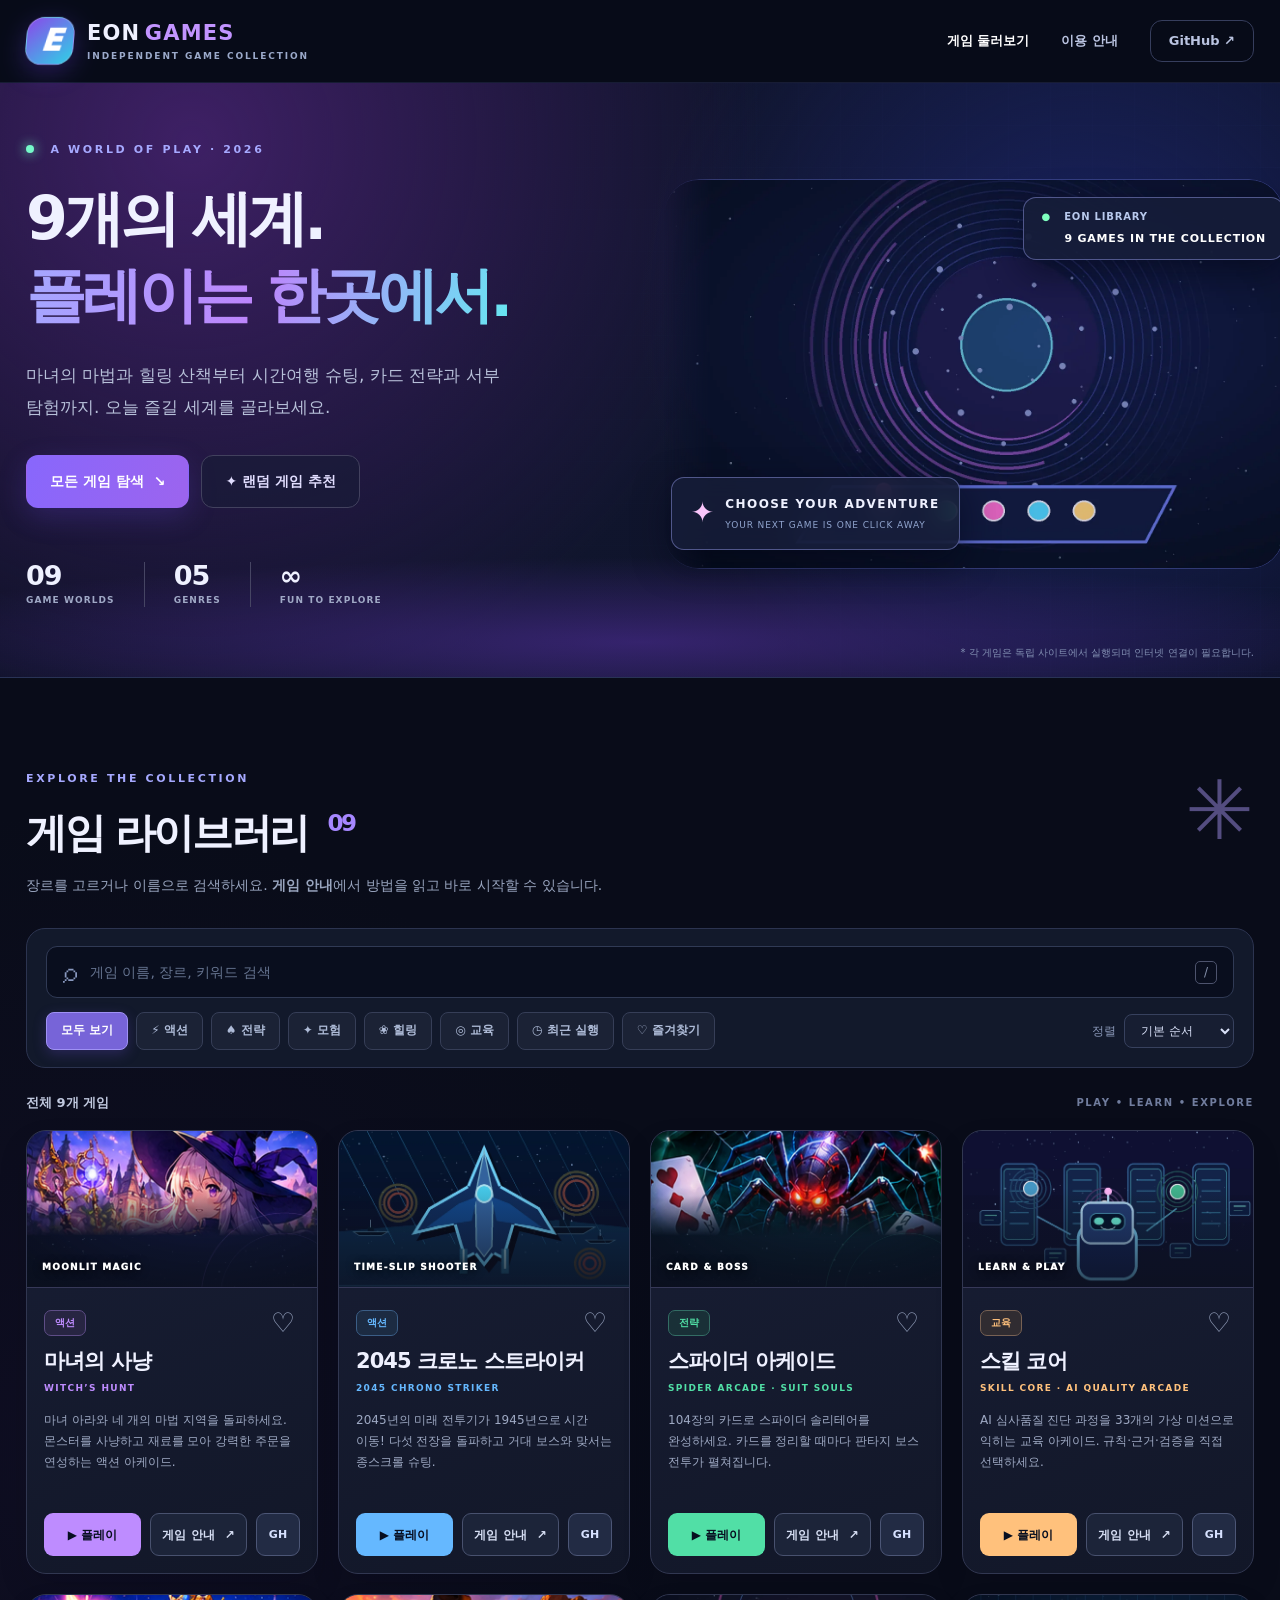
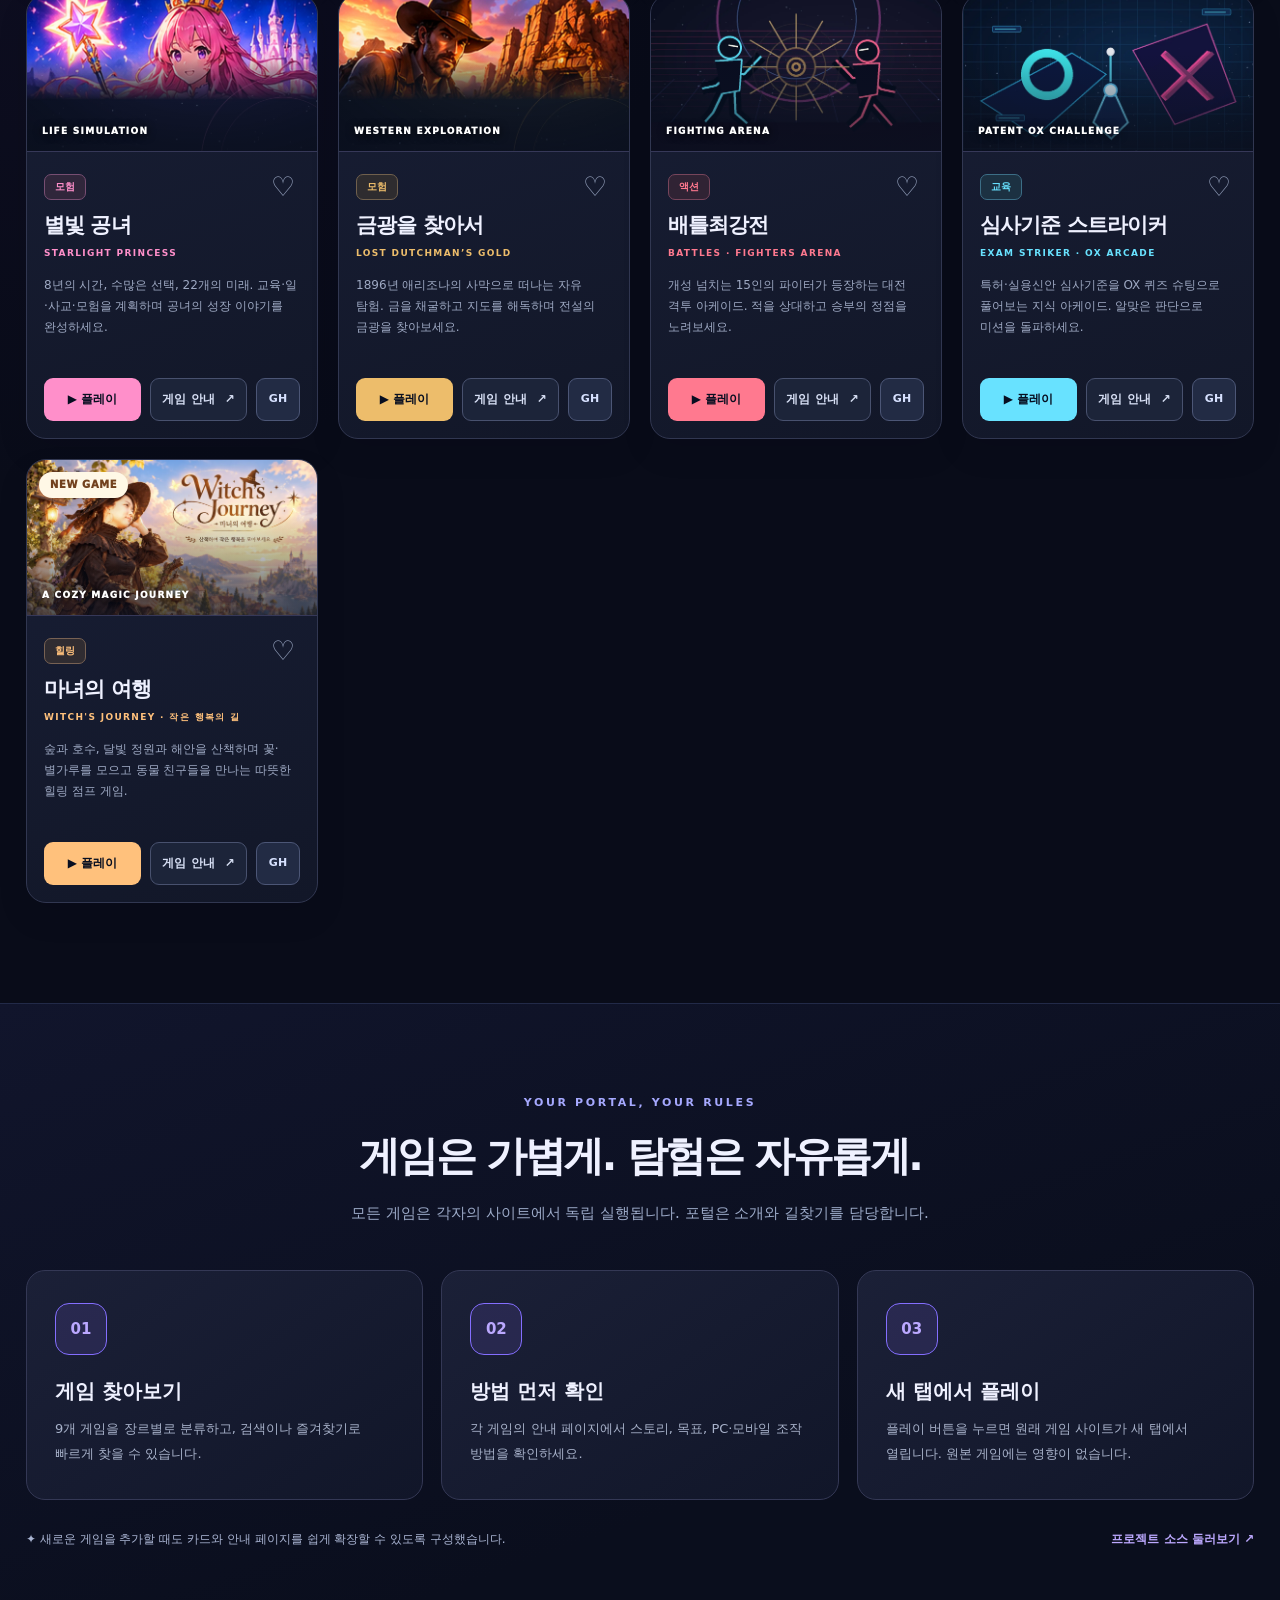
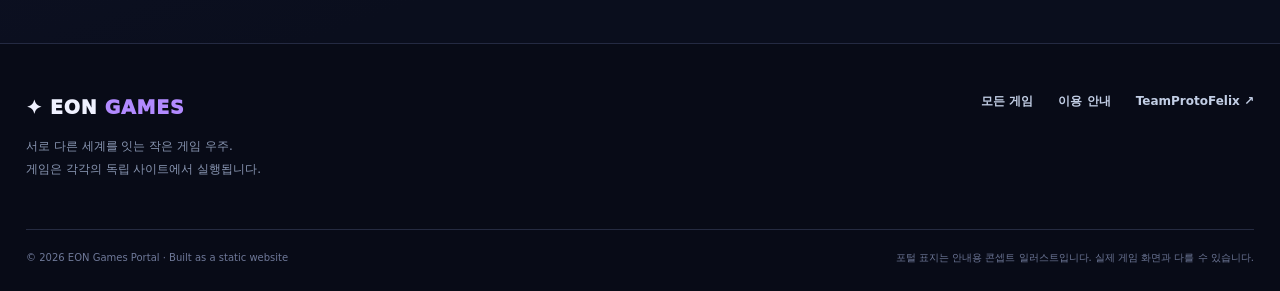
<file: index.html>
<!doctype html><html lang="ko"><head><meta charset="utf-8"><meta name="viewport" content="width=device-width,initial-scale=1"><meta name="theme-color" content="#080d1c"><meta name="description" content="EON Games — 마녀의 사냥, 2045 크로노 스트라이커, 스파이더 아케이드, 스킬 코어, 별빛 공녀, 금광을 찾아서, 배틀최강전, 심사기준 스트라이커, 마녀의 여행를 한곳에서 만나세요."><title>EON GAMES — 8개의 세계, 하나의 포털</title><link rel="manifest" href="manifest.webmanifest"><link rel="icon" type="image/svg+xml" href="favicon.svg"><link rel="stylesheet" href="styles.css"><meta property="og:title" content="EON Games · 게임 포털"><meta property="og:description" content="서로 다른 게임 세계. 원하는 게임을 찾아 바로 플레이하세요."><meta property="og:type" content="website"></head><body><a class="skip-link" href="#games">게임 목록으로 건너뛰기</a><header class="site-header"><div class="container header-row"><a class="brand" href="./index.html" aria-label="EON Games 홈"><span class="brand-mark" aria-hidden="true">E</span><span class="brand-copy"><b>EON<span>GAMES</span></b><small>INDEPENDENT GAME COLLECTION</small></span></a><nav class="site-nav" aria-label="주요 메뉴"><a class="nav-link active" href="#games">게임 둘러보기</a><a class="nav-link" href="#how">이용 안내</a><a class="nav-link nav-outline" href="https://github.com/teamprotofelix" target="_blank" rel="noopener noreferrer">GitHub <span aria-hidden="true">↗</span></a></nav><div class="mobile-nav-list"><a class="mobile-nav-link" href="#games">게임 목록</a><a class="mobile-nav-link" href="#how">이용 안내</a></div></div></header>
<main><section class="hero"><div class="hero-grid-lines" aria-hidden="true"></div><div class="container hero-inner"><div class="hero-copy"><p class="eyebrow"><span class="pulse-dot"></span> A WORLD OF PLAY · 2026</p><h1>9개의 세계.<br><em>플레이는 한곳에서.</em></h1><p class="hero-desc">마녀의 마법과 힐링 산책부터 시간여행 슈팅, 카드 전략과 서부 탐험까지. 오늘 즐길 세계를 골라보세요.</p><div class="hero-ctas"><a class="btn btn-primary btn-large" href="#games">모든 게임 탐색 <span aria-hidden="true">↘</span></a><button class="btn btn-ghost btn-large" id="randomBtn" type="button">✦ 랜덤 게임 추천</button></div><div class="hero-stats"><div><strong>09</strong><span>GAME WORLDS</span></div><div><strong>05</strong><span>GENRES</span></div><div><strong>∞</strong><span>FUN TO EXPLORE</span></div></div></div><div class="hero-visual"><img src="assets/portal-hero.webp" alt="밤하늘의 네온빛 게임 세계 포털과 아케이드 조작판" width="1500" height="900" fetchpriority="high"><div class="hero-floating hero-floating-top"><span>●</span> EON LIBRARY <b>9 GAMES IN THE COLLECTION</b></div><div class="hero-floating hero-floating-bottom"><span>✦</span><div><b>CHOOSE YOUR ADVENTURE</b><small>YOUR NEXT GAME IS ONE CLICK AWAY</small></div></div></div></div><div class="container hero-note">* 각 게임은 독립 사이트에서 실행되며 인터넷 연결이 필요합니다.</div></section>
<section class="world-section" id="games"><div class="container"><div class="section-heading"><div><p class="eyebrow">EXPLORE THE COLLECTION</p><h2>게임 라이브러리 <span>09</span></h2><p>장르를 고르거나 이름으로 검색하세요. <b>게임 안내</b>에서 방법을 읽고 바로 시작할 수 있습니다.</p></div><span class="section-spark" aria-hidden="true">✳</span></div>
<div class="toolbar" role="search"><label class="search-box"><span aria-hidden="true">⌕</span><span class="sr-only">게임 검색</span><input type="search" id="searchInput" placeholder="게임 이름, 장르, 키워드 검색" autocomplete="off" spellcheck="false"><kbd>/</kbd></label><div class="toolbar-bottom"><div class="filters" id="filters" role="group" aria-label="장르 필터"><button class="filter active" type="button" data-filter="전체" aria-pressed="true">모두 보기</button><button class="filter" type="button" data-filter="액션" aria-pressed="false">⚡ 액션</button><button class="filter" type="button" data-filter="전략" aria-pressed="false">♠ 전략</button><button class="filter" type="button" data-filter="모험" aria-pressed="false">✦ 모험</button><button class="filter" type="button" data-filter="힐링" aria-pressed="false">❀ 힐링</button><button class="filter" type="button" data-filter="교육" aria-pressed="false">◎ 교육</button><button class="filter" type="button" data-filter="최근 실행" aria-pressed="false">◷ 최근 실행</button><button class="filter" type="button" data-filter="즐겨찾기" aria-pressed="false">♡ 즐겨찾기</button></div><label class="sort-box">정렬 <select id="sortSelect"><option value="default">기본 순서</option><option value="name">이름순</option><option value="recent">최근 실행순</option></select></label></div></div>
<div class="results-line"><p id="resultsText" role="status" aria-live="polite">전체 9개 게임</p><span>PLAY • LEARN • EXPLORE</span></div><div class="cards-grid" id="gameGrid"><article class="game-card" data-game="witch" data-genre="액션 모험" data-name="마녀의 사냥 WITCH’S HUNT 마녀 아라와 네 개의 마법 지역을 돌파하세요. 몬스터를 사냥하고 재료를 모아 강력한 주문을 연성하는 액션 아케이드." style="--accent:var(--violet)">
   <a class="card-cover" href="games/witch.html" aria-label="마녀의 사냥 게임 안내 보기"><img src="assets/covers/witch.webp" width="1200" height="675" decoding="async" alt="마녀의 사냥 테마 콘셉트 일러스트"><span class="cover-label">MOONLIT MAGIC</span></a>
   <div class="card-content"><div class="card-top"><span class="genre-chip">액션</span><button class="favorite-btn" type="button" data-favorite="witch" aria-label="마녀의 사냥 즐겨찾기에 추가" aria-pressed="false" title="즐겨찾기">♡</button></div><h3>마녀의 사냥</h3><p class="game-en">WITCH’S HUNT</p><p class="card-desc">마녀 아라와 네 개의 마법 지역을 돌파하세요. 몬스터를 사냥하고 재료를 모아 강력한 주문을 연성하는 액션 아케이드.</p>
   <div class="card-actions"><a class="btn btn-play" href="https://game-witch.moip.ai.kr/" target="_blank" rel="noopener noreferrer" aria-label="마녀의 사냥 새 탭에서 플레이">▶ 플레이</a><a class="btn btn-guide" href="games/witch.html">게임 안내 <span aria-hidden="true">↗</span></a><a class="btn btn-repo" href="https://github.com/teamprotofelix/Game_Witch_Ara" target="_blank" rel="noopener noreferrer" aria-label="마녀의 사냥 GitHub 소스 보기" title="GitHub 소스 보기">GH</a></div></div></article><article class="game-card" data-game="chrono" data-genre="액션" data-name="2045 크로노 스트라이커 2045 CHRONO STRIKER 2045년의 미래 전투기가 1945년으로 시간 이동! 다섯 전장을 돌파하고 거대 보스와 맞서는 종스크롤 슈팅." style="--accent:var(--blue)">
   <a class="card-cover" href="games/chrono.html" aria-label="2045 크로노 스트라이커 게임 안내 보기"><img src="assets/covers/chrono.webp" width="1200" height="675" decoding="async" alt="2045 크로노 스트라이커 테마 콘셉트 일러스트"><span class="cover-label">TIME-SLIP SHOOTER</span></a>
   <div class="card-content"><div class="card-top"><span class="genre-chip">액션</span><button class="favorite-btn" type="button" data-favorite="chrono" aria-label="2045 크로노 스트라이커 즐겨찾기에 추가" aria-pressed="false" title="즐겨찾기">♡</button></div><h3>2045 크로노 스트라이커</h3><p class="game-en">2045 CHRONO STRIKER</p><p class="card-desc">2045년의 미래 전투기가 1945년으로 시간 이동! 다섯 전장을 돌파하고 거대 보스와 맞서는 종스크롤 슈팅.</p>
   <div class="card-actions"><a class="btn btn-play" href="https://game-2045.moip.ai.kr/" target="_blank" rel="noopener noreferrer" aria-label="2045 크로노 스트라이커 새 탭에서 플레이">▶ 플레이</a><a class="btn btn-guide" href="games/chrono.html">게임 안내 <span aria-hidden="true">↗</span></a><a class="btn btn-repo" href="https://github.com/teamprotofelix/Game_2045_Shooting" target="_blank" rel="noopener noreferrer" aria-label="2045 크로노 스트라이커 GitHub 소스 보기" title="GitHub 소스 보기">GH</a></div></div></article><article class="game-card" data-game="spider" data-genre="전략" data-name="스파이더 아케이드 SPIDER ARCADE · SUIT SOULS 104장의 카드로 스파이더 솔리테어를 완성하세요. 카드를 정리할 때마다 판타지 보스 전투가 펼쳐집니다." style="--accent:var(--green)">
   <a class="card-cover" href="games/spider.html" aria-label="스파이더 아케이드 게임 안내 보기"><img src="assets/covers/spider.webp" width="1200" height="675" decoding="async" alt="스파이더 아케이드 테마 콘셉트 일러스트"><span class="cover-label">CARD &amp; BOSS</span></a>
   <div class="card-content"><div class="card-top"><span class="genre-chip">전략</span><button class="favorite-btn" type="button" data-favorite="spider" aria-label="스파이더 아케이드 즐겨찾기에 추가" aria-pressed="false" title="즐겨찾기">♡</button></div><h3>스파이더 아케이드</h3><p class="game-en">SPIDER ARCADE · SUIT SOULS</p><p class="card-desc">104장의 카드로 스파이더 솔리테어를 완성하세요. 카드를 정리할 때마다 판타지 보스 전투가 펼쳐집니다.</p>
   <div class="card-actions"><a class="btn btn-play" href="https://game-spider.moip.ai.kr/" target="_blank" rel="noopener noreferrer" aria-label="스파이더 아케이드 새 탭에서 플레이">▶ 플레이</a><a class="btn btn-guide" href="games/spider.html">게임 안내 <span aria-hidden="true">↗</span></a><a class="btn btn-repo" href="https://github.com/teamprotofelix/Game_Spider_Card" target="_blank" rel="noopener noreferrer" aria-label="스파이더 아케이드 GitHub 소스 보기" title="GitHub 소스 보기">GH</a></div></div></article><article class="game-card" data-game="skill" data-genre="교육" data-name="스킬 코어 SKILL CORE · AI QUALITY ARCADE AI 심사품질 진단 과정을 33개의 가상 미션으로 익히는 교육 아케이드. 규칙·근거·검증을 직접 선택하세요." style="--accent:var(--amber)">
   <a class="card-cover" href="games/skill.html" aria-label="스킬 코어 게임 안내 보기"><img src="assets/covers/skill.webp" width="1200" height="675" decoding="async" alt="스킬 코어 테마 콘셉트 일러스트"><span class="cover-label">LEARN &amp; PLAY</span></a>
   <div class="card-content"><div class="card-top"><span class="genre-chip">교육</span><button class="favorite-btn" type="button" data-favorite="skill" aria-label="스킬 코어 즐겨찾기에 추가" aria-pressed="false" title="즐겨찾기">♡</button></div><h3>스킬 코어</h3><p class="game-en">SKILL CORE · AI QUALITY ARCADE</p><p class="card-desc">AI 심사품질 진단 과정을 33개의 가상 미션으로 익히는 교육 아케이드. 규칙·근거·검증을 직접 선택하세요.</p>
   <div class="card-actions"><a class="btn btn-play" href="https://game-skills.moip.ai.kr/" target="_blank" rel="noopener noreferrer" aria-label="스킬 코어 새 탭에서 플레이">▶ 플레이</a><a class="btn btn-guide" href="games/skill.html">게임 안내 <span aria-hidden="true">↗</span></a><a class="btn btn-repo" href="https://github.com/teamprotofelix/Game_EQ_Skill" target="_blank" rel="noopener noreferrer" aria-label="스킬 코어 GitHub 소스 보기" title="GitHub 소스 보기">GH</a></div></div></article><article class="game-card" data-game="starlight" data-genre="모험 전략" data-name="별빛 공녀 STARLIGHT PRINCESS 8년의 시간, 수많은 선택, 22개의 미래. 교육·일·사교·모험을 계획하며 공녀의 성장 이야기를 완성하세요." style="--accent:var(--pink)">
   <a class="card-cover" href="games/starlight.html" aria-label="별빛 공녀 게임 안내 보기"><img src="assets/covers/starlight.webp" width="1200" height="675" decoding="async" alt="별빛 공녀 테마 콘셉트 일러스트"><span class="cover-label">LIFE SIMULATION</span></a>
   <div class="card-content"><div class="card-top"><span class="genre-chip">모험</span><button class="favorite-btn" type="button" data-favorite="starlight" aria-label="별빛 공녀 즐겨찾기에 추가" aria-pressed="false" title="즐겨찾기">♡</button></div><h3>별빛 공녀</h3><p class="game-en">STARLIGHT PRINCESS</p><p class="card-desc">8년의 시간, 수많은 선택, 22개의 미래. 교육·일·사교·모험을 계획하며 공녀의 성장 이야기를 완성하세요.</p>
   <div class="card-actions"><a class="btn btn-play" href="https://game-starlight.moip.ai.kr/" target="_blank" rel="noopener noreferrer" aria-label="별빛 공녀 새 탭에서 플레이">▶ 플레이</a><a class="btn btn-guide" href="games/starlight.html">게임 안내 <span aria-hidden="true">↗</span></a><a class="btn btn-repo" href="https://github.com/teamprotofelix/Starlight_Princess_Games" target="_blank" rel="noopener noreferrer" aria-label="별빛 공녀 GitHub 소스 보기" title="GitHub 소스 보기">GH</a></div></div></article><article class="game-card" data-game="dutchman" data-genre="모험" data-name="금광을 찾아서 LOST DUTCHMAN’S GOLD 1896년 애리조나의 사막으로 떠나는 자유 탐험. 금을 채굴하고 지도를 해독하며 전설의 금광을 찾아보세요." style="--accent:var(--gold)">
   <a class="card-cover" href="games/dutchman.html" aria-label="금광을 찾아서 게임 안내 보기"><img src="assets/covers/dutchman.webp" width="1200" height="675" decoding="async" alt="금광을 찾아서 테마 콘셉트 일러스트"><span class="cover-label">WESTERN EXPLORATION</span></a>
   <div class="card-content"><div class="card-top"><span class="genre-chip">모험</span><button class="favorite-btn" type="button" data-favorite="dutchman" aria-label="금광을 찾아서 즐겨찾기에 추가" aria-pressed="false" title="즐겨찾기">♡</button></div><h3>금광을 찾아서</h3><p class="game-en">LOST DUTCHMAN’S GOLD</p><p class="card-desc">1896년 애리조나의 사막으로 떠나는 자유 탐험. 금을 채굴하고 지도를 해독하며 전설의 금광을 찾아보세요.</p>
   <div class="card-actions"><a class="btn btn-play" href="https://game-lostdutchman.moip.ai.kr/" target="_blank" rel="noopener noreferrer" aria-label="금광을 찾아서 새 탭에서 플레이">▶ 플레이</a><a class="btn btn-guide" href="games/dutchman.html">게임 안내 <span aria-hidden="true">↗</span></a><a class="btn btn-repo" href="https://github.com/teamprotofelix/Game_LostDutchman" target="_blank" rel="noopener noreferrer" aria-label="금광을 찾아서 GitHub 소스 보기" title="GitHub 소스 보기">GH</a></div></div></article><article class="game-card" data-game="battles" data-genre="액션" data-name="배틀최강전 BATTLES · FIGHTERS ARENA 개성 넘치는 15인의 파이터가 등장하는 대전 격투 아케이드. 적을 상대하고 승부의 정점을 노려보세요." style="--accent:var(--coral)">
   <a class="card-cover" href="games/battles.html" aria-label="배틀최강전 게임 안내 보기"><img src="assets/covers/battles.webp" width="1200" height="675" decoding="async" alt="배틀최강전 테마 콘셉트 일러스트"><span class="cover-label">FIGHTING ARENA</span></a>
   <div class="card-content"><div class="card-top"><span class="genre-chip">액션</span><button class="favorite-btn" type="button" data-favorite="battles" aria-label="배틀최강전 즐겨찾기에 추가" aria-pressed="false" title="즐겨찾기">♡</button></div><h3>배틀최강전</h3><p class="game-en">BATTLES · FIGHTERS ARENA</p><p class="card-desc">개성 넘치는 15인의 파이터가 등장하는 대전 격투 아케이드. 적을 상대하고 승부의 정점을 노려보세요.</p>
   <div class="card-actions"><a class="btn btn-play" href="https://enter.moip.ai.kr/battles/index.html" target="_blank" rel="noopener noreferrer" aria-label="배틀최강전 새 탭에서 플레이">▶ 플레이</a><a class="btn btn-guide" href="games/battles.html">게임 안내 <span aria-hidden="true">↗</span></a><a class="btn btn-repo" href="https://github.com/teamprotofelix/enter" target="_blank" rel="noopener noreferrer" aria-label="배틀최강전 GitHub 소스 보기" title="GitHub 소스 보기">GH</a></div></div></article><article class="game-card" data-game="striker" data-genre="교육 액션" data-name="심사기준 스트라이커 EXAM STRIKER · OX ARCADE 특허·실용신안 심사기준을 OX 퀴즈 슈팅으로 풀어보는 지식 아케이드. 알맞은 판단으로 미션을 돌파하세요." style="--accent:var(--cyan)">
   <a class="card-cover" href="games/striker.html" aria-label="심사기준 스트라이커 게임 안내 보기"><img src="assets/covers/striker.webp" width="1200" height="675" decoding="async" alt="심사기준 스트라이커 테마 콘셉트 일러스트"><span class="cover-label">PATENT OX CHALLENGE</span></a>
   <div class="card-content"><div class="card-top"><span class="genre-chip">교육</span><button class="favorite-btn" type="button" data-favorite="striker" aria-label="심사기준 스트라이커 즐겨찾기에 추가" aria-pressed="false" title="즐겨찾기">♡</button></div><h3>심사기준 스트라이커</h3><p class="game-en">EXAM STRIKER · OX ARCADE</p><p class="card-desc">특허·실용신안 심사기준을 OX 퀴즈 슈팅으로 풀어보는 지식 아케이드. 알맞은 판단으로 미션을 돌파하세요.</p>
   <div class="card-actions"><a class="btn btn-play" href="https://enter.moip.ai.kr/exam_striker/index.html" target="_blank" rel="noopener noreferrer" aria-label="심사기준 스트라이커 새 탭에서 플레이">▶ 플레이</a><a class="btn btn-guide" href="games/striker.html">게임 안내 <span aria-hidden="true">↗</span></a><a class="btn btn-repo" href="https://github.com/teamprotofelix/enter" target="_blank" rel="noopener noreferrer" aria-label="심사기준 스트라이커 GitHub 소스 보기" title="GitHub 소스 보기">GH</a></div></div></article><article class="game-card" data-game="witch-heal" data-genre="힐링 모험" data-name="마녀의 여행 WITCH&#x27;S JOURNEY · 작은 행복의 길 숲과 호수, 달빛 정원과 해안을 산책하며 꽃·별가루를 모으고 동물 친구들을 만나는 따뜻한 힐링 점프 게임." style="--accent:var(--amber)">
   <a class="card-cover" href="games/witch-heal.html" aria-label="마녀의 여행 게임 안내 보기"><img src="assets/covers/witch-heal.webp" width="1200" height="675" decoding="async" alt="마녀의 여행 사용자가 제공한 타이틀 일러스트"><span class="cover-new">NEW GAME</span><span class="cover-label">A COZY MAGIC JOURNEY</span></a>
   <div class="card-content"><div class="card-top"><span class="genre-chip">힐링</span><button class="favorite-btn" type="button" data-favorite="witch-heal" aria-label="마녀의 여행 즐겨찾기에 추가" aria-pressed="false" title="즐겨찾기">♡</button></div><h3>마녀의 여행</h3><p class="game-en">WITCH&#x27;S JOURNEY · 작은 행복의 길</p><p class="card-desc">숲과 호수, 달빛 정원과 해안을 산책하며 꽃·별가루를 모으고 동물 친구들을 만나는 따뜻한 힐링 점프 게임.</p>
   <div class="card-actions"><a class="btn btn-play" href="https://game-witch-heal.moip.ai.kr/" target="_blank" rel="noopener noreferrer" aria-label="마녀의 여행 새 탭에서 플레이">▶ 플레이</a><a class="btn btn-guide" href="games/witch-heal.html">게임 안내 <span aria-hidden="true">↗</span></a><a class="btn btn-repo" href="https://github.com/teamprotofelix/Game_Witch_Heal" target="_blank" rel="noopener noreferrer" aria-label="마녀의 여행 GitHub 소스 보기" title="GitHub 소스 보기">GH</a></div></div></article></div><div class="empty-state" id="emptyState" hidden><span aria-hidden="true">✳</span><h3>조건에 맞는 게임이 없습니다.</h3><p>검색어 또는 장르를 바꾸면 다른 세계를 찾을 수 있습니다.</p><button class="btn btn-primary" id="resetBtn" type="button">전체 게임 보기</button></div></div></section>
<section class="guide-section" id="how"><div class="container"><div class="guide-heading"><p class="eyebrow">YOUR PORTAL, YOUR RULES</p><h2>게임은 가볍게. 탐험은 자유롭게.</h2><p>모든 게임은 각자의 사이트에서 독립 실행됩니다. 포털은 소개와 길찾기를 담당합니다.</p></div><div class="guide-panels"><div class="guide-panel"><span class="guide-icon">01</span><h3>게임 찾아보기</h3><p>9개 게임을 장르별로 분류하고, 검색이나 즐겨찾기로 빠르게 찾을 수 있습니다.</p></div><div class="guide-panel"><span class="guide-icon">02</span><h3>방법 먼저 확인</h3><p>각 게임의 안내 페이지에서 스토리, 목표, PC·모바일 조작 방법을 확인하세요.</p></div><div class="guide-panel"><span class="guide-icon">03</span><h3>새 탭에서 플레이</h3><p>플레이 버튼을 누르면 원래 게임 사이트가 새 탭에서 열립니다. 원본 게임에는 영향이 없습니다.</p></div></div><div class="guide-bottom"><span>✦ 새로운 게임을 추가할 때도 카드와 안내 페이지를 쉽게 확장할 수 있도록 구성했습니다.</span><a href="https://github.com/teamprotofelix" target="_blank" rel="noopener noreferrer">프로젝트 소스 둘러보기 ↗</a></div></div></section></main><footer class="footer"><div class="container footer-main"><div><div class="footer-brand">✦ EON <span>GAMES</span></div><p>서로 다른 세계를 잇는 작은 게임 우주.<br>게임은 각각의 독립 사이트에서 실행됩니다.</p></div><div class="footer-links"><a href="#games">모든 게임</a><a href="#how">이용 안내</a><a href="https://github.com/teamprotofelix" target="_blank" rel="noopener noreferrer">TeamProtoFelix ↗</a></div></div><div class="container footer-bottom"><small>© 2026 EON Games Portal · Built as a static website</small><small>포털 표지는 안내용 콘셉트 일러스트입니다. 실제 게임 화면과 다를 수 있습니다.</small></div></footer>
<div class="toast" id="toast" role="status" aria-live="polite" aria-atomic="true"></div><script src="data/games.js"></script><script src="app.js" defer></script></body></html>
</file>
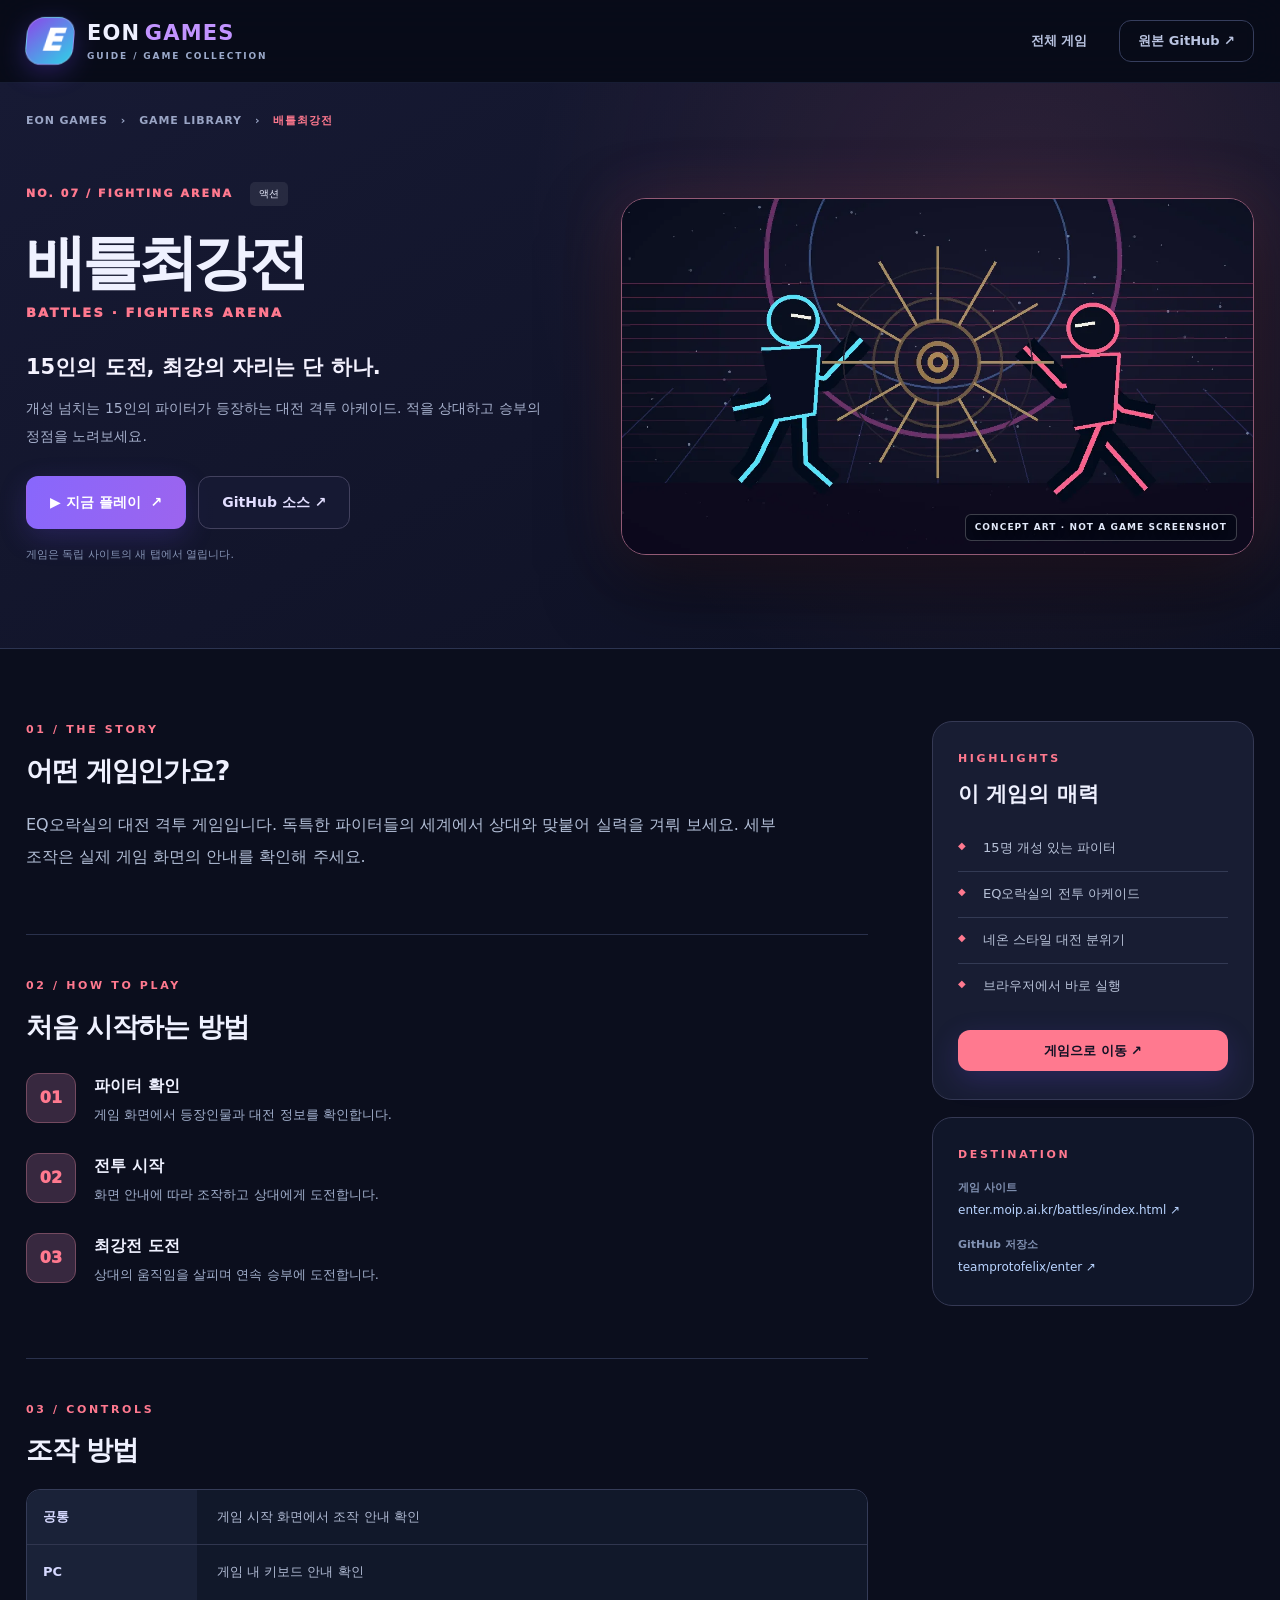
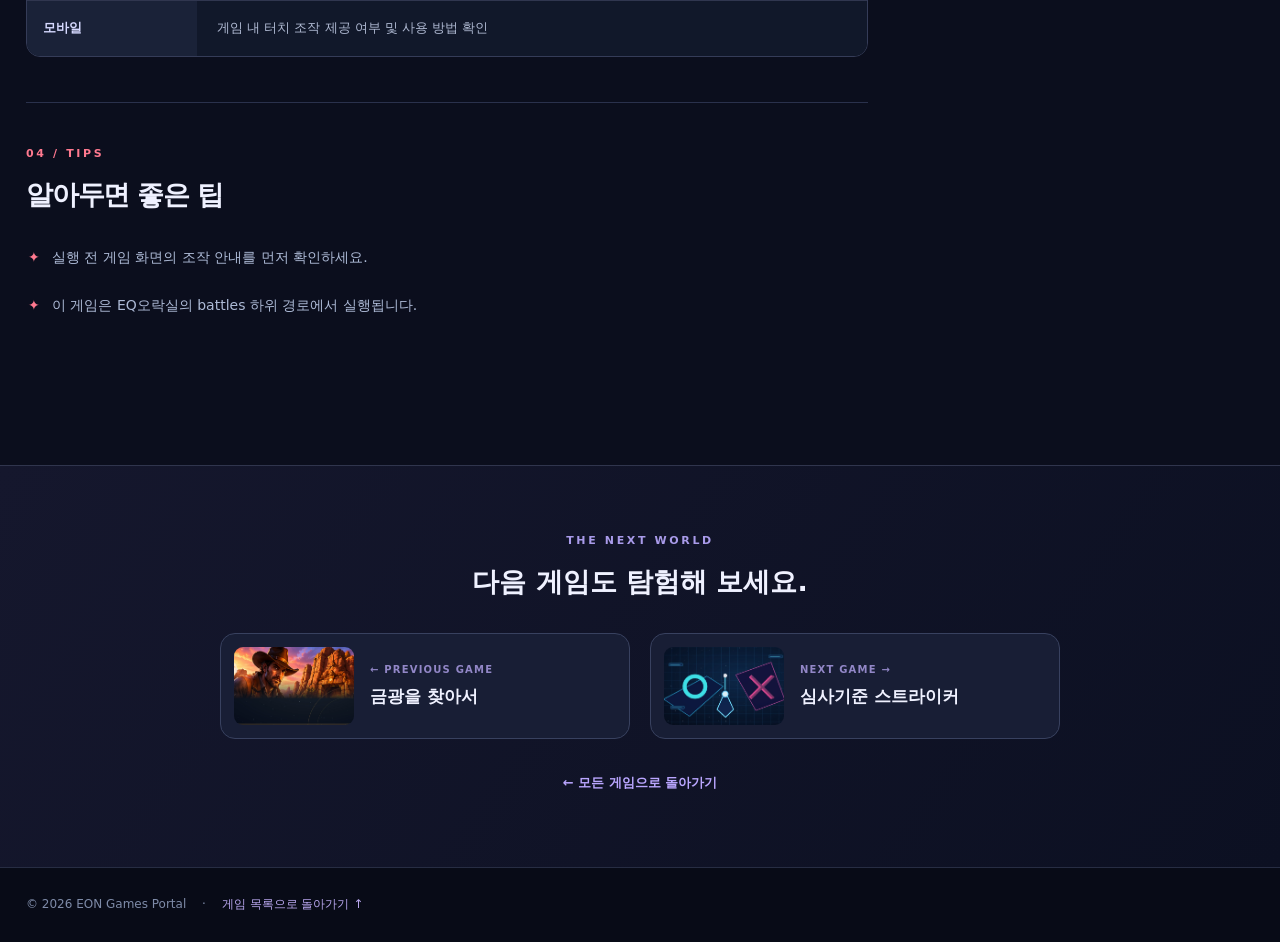
<file: games/battles.html>
<!doctype html><html lang="ko"><head><meta charset="utf-8"><meta name="viewport" content="width=device-width,initial-scale=1"><meta name="theme-color" content="#080d1c"><meta name="description" content="개성 넘치는 15인의 파이터가 등장하는 대전 격투 아케이드. 적을 상대하고 승부의 정점을 노려보세요."><title>배틀최강전 | EON GAMES 게임 안내</title><link rel="icon" href="../favicon.svg" type="image/svg+xml"><link rel="stylesheet" href="../styles.css"><link rel="manifest" href="../manifest.webmanifest"></head><body class="detail-page" data-game-id="battles" style="--accent:var(--coral)"><a class="skip-link" href="#main">본문으로 건너뛰기</a><header class="site-header"><div class="container header-row"><a class="brand" href="../index.html"><span class="brand-mark" aria-hidden="true">E</span><span class="brand-copy"><b>EON<span>GAMES</span></b><small>GUIDE / GAME COLLECTION</small></span></a><nav class="site-nav" aria-label="주요 메뉴"><a class="nav-link" href="../index.html#games">전체 게임</a><a class="nav-link nav-outline" href="https://github.com/teamprotofelix/enter" target="_blank" rel="noopener noreferrer">원본 GitHub ↗</a></nav><a class="mobile-nav-link" href="../index.html#games">← 목록으로</a></div></header><main id="main"><div class="detail-hero"><div class="container"><div class="detail-breadcrumb"><a href="../index.html">EON GAMES</a><span>›</span><a href="../index.html#games">GAME LIBRARY</a><span>›</span><strong>배틀최강전</strong></div><div class="detail-layout"><div class="detail-heading"><span class="detail-label">NO. 07 / FIGHTING ARENA</span><span class="detail-genre">액션</span><h1>배틀최강전</h1><p class="detail-en">BATTLES · FIGHTERS ARENA</p><p class="detail-short">15인의 도전, 최강의 자리는 단 하나.</p><p class="detail-description">개성 넘치는 15인의 파이터가 등장하는 대전 격투 아케이드. 적을 상대하고 승부의 정점을 노려보세요.</p><div class="detail-actions"><a class="btn btn-primary btn-large" href="https://enter.moip.ai.kr/battles/index.html" data-play-link target="_blank" rel="noopener noreferrer">▶ 지금 플레이 <span aria-hidden="true">↗</span></a><a class="btn btn-ghost btn-large" href="https://github.com/teamprotofelix/enter" target="_blank" rel="noopener noreferrer">GitHub 소스 ↗</a></div><p class="external-note">게임은 독립 사이트의 새 탭에서 열립니다.</p></div><div class="detail-art"><img src="../assets/covers/battles.webp" alt="배틀최강전의 안내용 테마 일러스트. 실제 게임 화면은 아님" width="1200" height="675"><span>CONCEPT ART · NOT A GAME SCREENSHOT</span></div></div></div></div>
<section class="detail-content container"><div class="detail-main"><section class="detail-block"><p class="eyebrow">01 / THE STORY</p><h2>어떤 게임인가요?</h2><p class="rich-paragraph">EQ오락실의 대전 격투 게임입니다. 독특한 파이터들의 세계에서 상대와 맞붙어 실력을 겨뤄 보세요. 세부 조작은 실제 게임 화면의 안내를 확인해 주세요.</p></section><section class="detail-block"><p class="eyebrow">02 / HOW TO PLAY</p><h2>처음 시작하는 방법</h2><ol class="steps-list"><li><span class="step-index">01</span><div><h3>파이터 확인</h3><p>게임 화면에서 등장인물과 대전 정보를 확인합니다.</p></div></li><li><span class="step-index">02</span><div><h3>전투 시작</h3><p>화면 안내에 따라 조작하고 상대에게 도전합니다.</p></div></li><li><span class="step-index">03</span><div><h3>최강전 도전</h3><p>상대의 움직임을 살피며 연속 승부에 도전합니다.</p></div></li></ol></section><section class="detail-block"><p class="eyebrow">03 / CONTROLS</p><h2>조작 방법</h2><div class="controls-wrap"><table class="controls-table"><tbody><tr><th scope="row">공통</th><td>게임 시작 화면에서 조작 안내 확인</td></tr><tr><th scope="row">PC</th><td>게임 내 키보드 안내 확인</td></tr><tr><th scope="row">모바일</th><td>게임 내 터치 조작 제공 여부 및 사용 방법 확인</td></tr></tbody></table></div></section><section class="detail-block"><p class="eyebrow">04 / TIPS</p><h2>알아두면 좋은 팁</h2><ul class="tips-list"><li>실행 전 게임 화면의 조작 안내를 먼저 확인하세요.</li><li>이 게임은 EQ오락실의 battles 하위 경로에서 실행됩니다.</li></ul></section></div><aside class="detail-aside"><div class="aside-card"><p class="eyebrow">HIGHLIGHTS</p><h2>이 게임의 매력</h2><ul class="features-list"><li>15명 개성 있는 파이터</li><li>EQ오락실의 전투 아케이드</li><li>네온 스타일 대전 분위기</li><li>브라우저에서 바로 실행</li></ul><a class="btn btn-primary full-width" href="https://enter.moip.ai.kr/battles/index.html" data-play-link target="_blank" rel="noopener noreferrer">게임으로 이동 ↗</a></div><div class="aside-card aside-plain"><p class="eyebrow">DESTINATION</p><p class="link-label">게임 사이트</p><a class="url-link" href="https://enter.moip.ai.kr/battles/index.html" target="_blank" rel="noopener noreferrer">enter.moip.ai.kr/battles/index.html ↗</a><p class="link-label">GitHub 저장소</p><a class="url-link" href="https://github.com/teamprotofelix/enter" target="_blank" rel="noopener noreferrer">teamprotofelix/enter ↗</a></div></aside></section>
<section class="detail-next"><div class="container"><p class="eyebrow">THE NEXT WORLD</p><h2>다음 게임도 탐험해 보세요.</h2><div class="next-grid"><a class="next-card" href="dutchman.html"><img src="../assets/covers/dutchman.webp" decoding="async" alt="" width="1200" height="675"><div><small>← PREVIOUS GAME</small><b>금광을 찾아서</b></div></a><a class="next-card" href="striker.html"><img src="../assets/covers/striker.webp" decoding="async" alt="" width="1200" height="675"><div><small>NEXT GAME →</small><b>심사기준 스트라이커</b></div></a></div><a class="back-library" href="../index.html#games">← 모든 게임으로 돌아가기</a></div></section></main><footer class="detail-footer"><div class="container">© 2026 EON Games Portal <span>·</span> <a href="../index.html">게임 목록으로 돌아가기 ↑</a></div></footer><script src="../detail.js" defer></script></body></html>
</file>
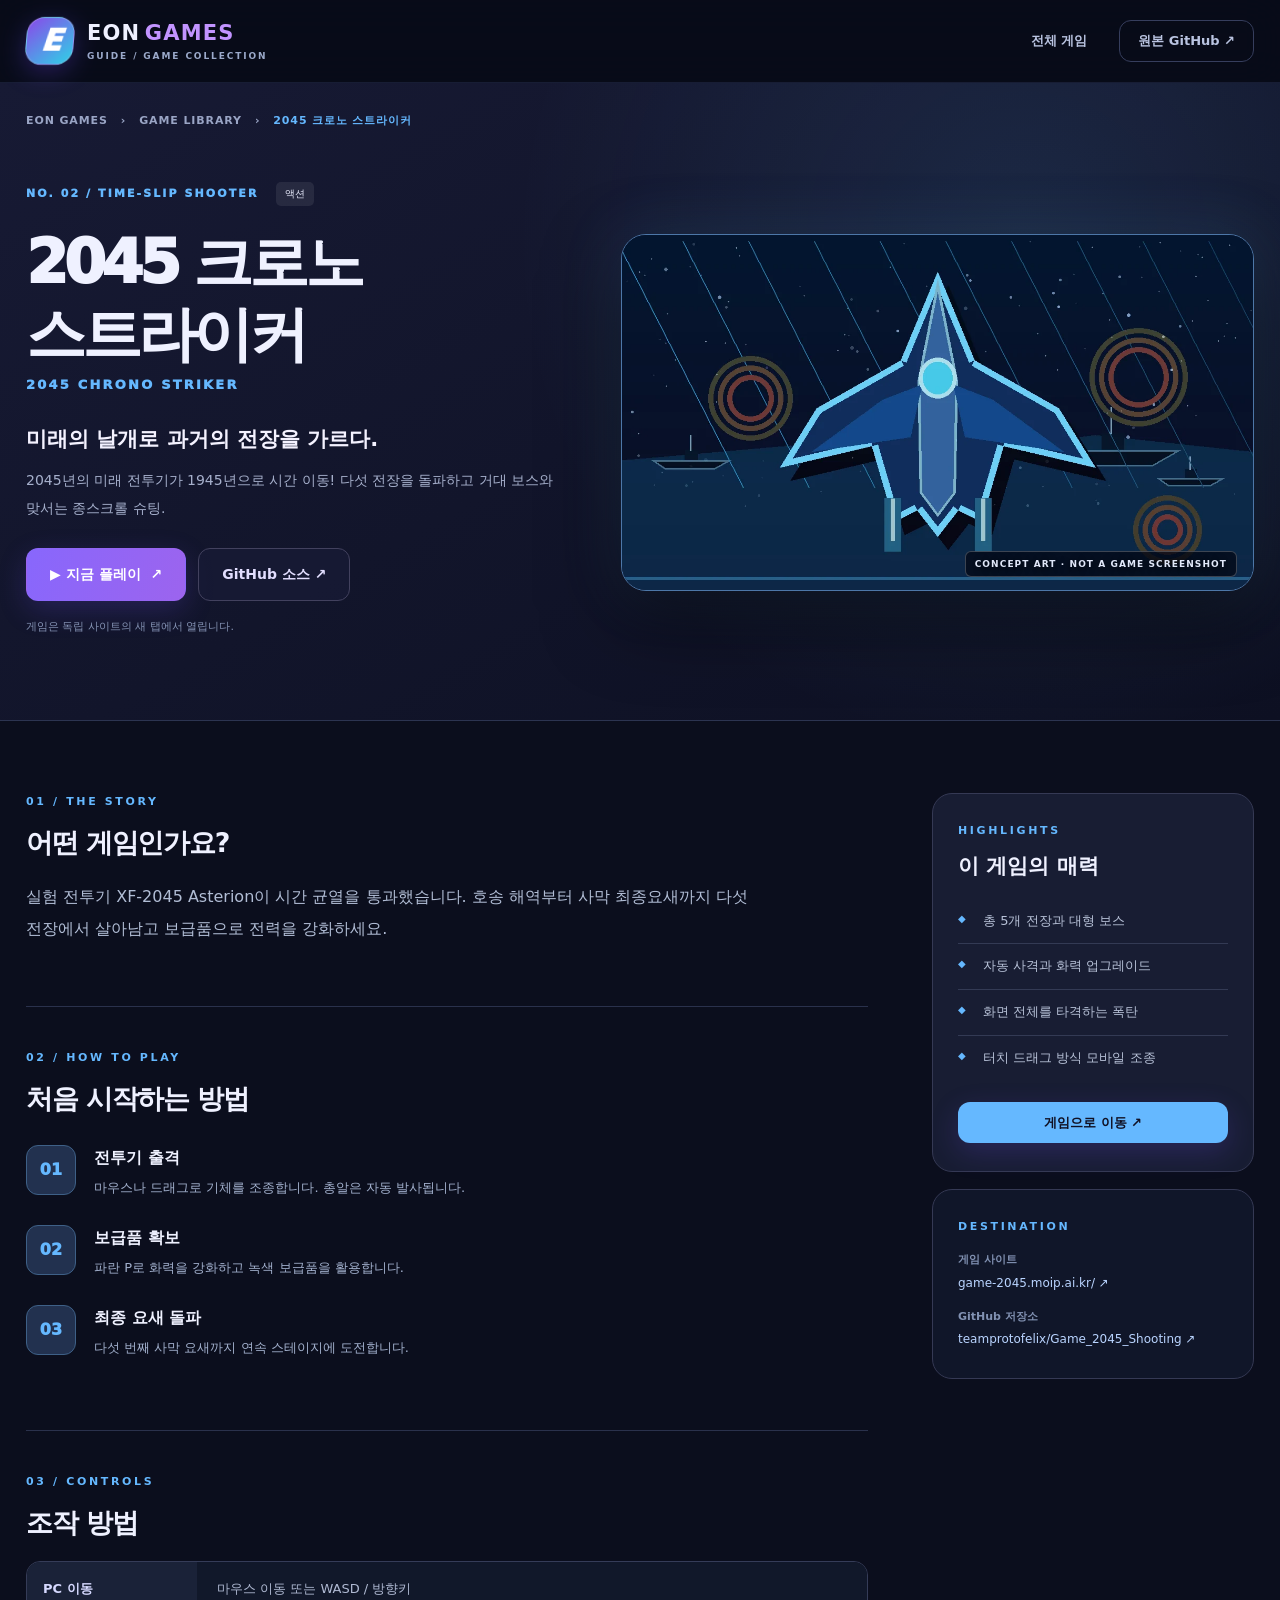
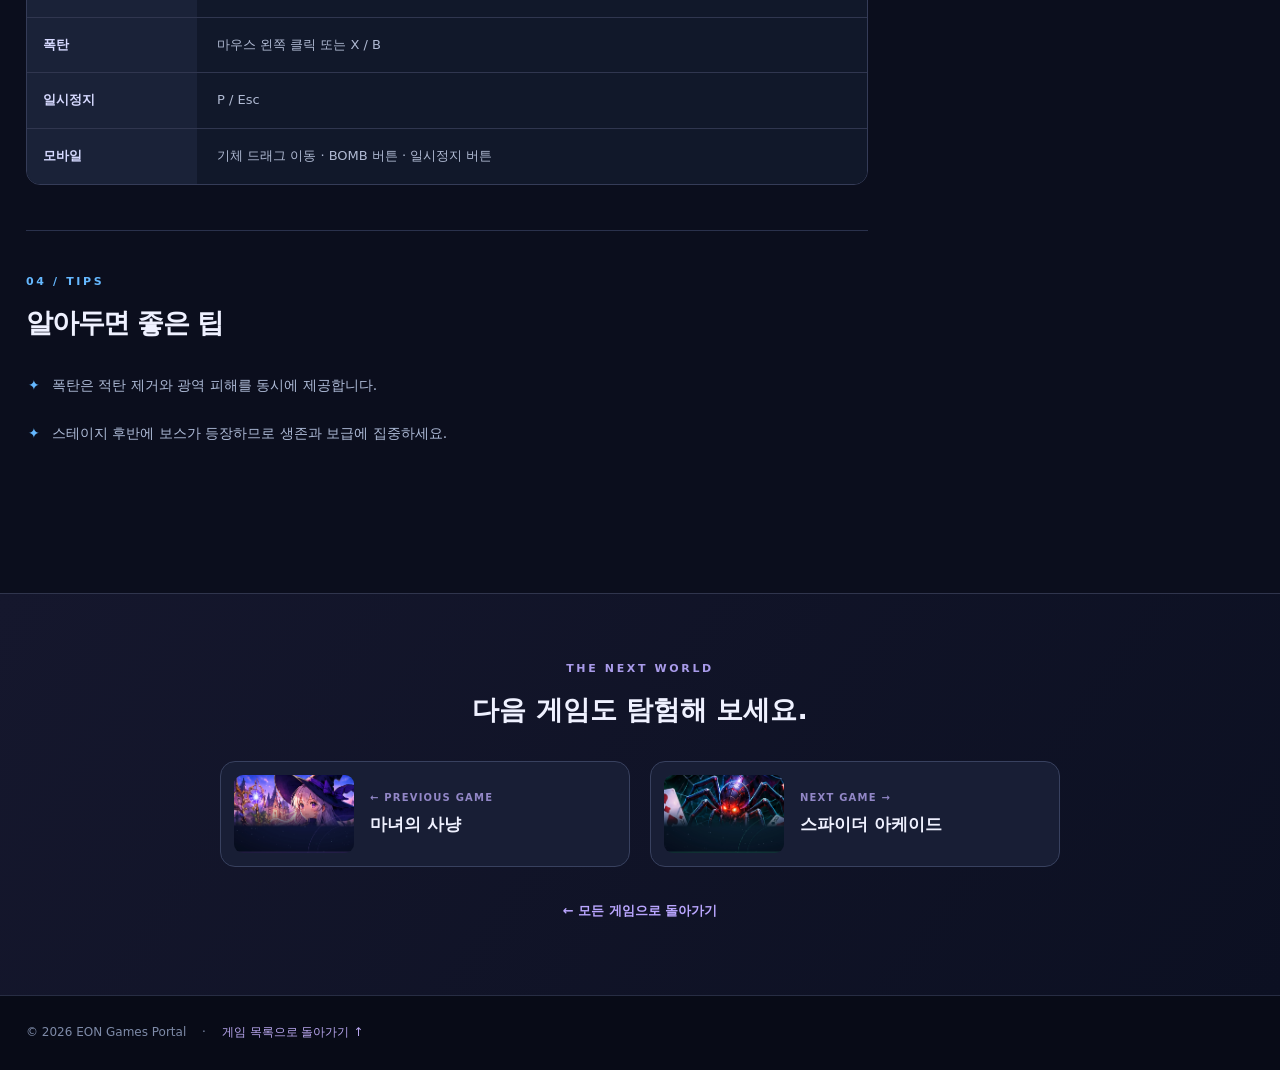
<file: games/chrono.html>
<!doctype html><html lang="ko"><head><meta charset="utf-8"><meta name="viewport" content="width=device-width,initial-scale=1"><meta name="theme-color" content="#080d1c"><meta name="description" content="2045년의 미래 전투기가 1945년으로 시간 이동! 다섯 전장을 돌파하고 거대 보스와 맞서는 종스크롤 슈팅."><title>2045 크로노 스트라이커 | EON GAMES 게임 안내</title><link rel="icon" href="../favicon.svg" type="image/svg+xml"><link rel="stylesheet" href="../styles.css"><link rel="manifest" href="../manifest.webmanifest"></head><body class="detail-page" data-game-id="chrono" style="--accent:var(--blue)"><a class="skip-link" href="#main">본문으로 건너뛰기</a><header class="site-header"><div class="container header-row"><a class="brand" href="../index.html"><span class="brand-mark" aria-hidden="true">E</span><span class="brand-copy"><b>EON<span>GAMES</span></b><small>GUIDE / GAME COLLECTION</small></span></a><nav class="site-nav" aria-label="주요 메뉴"><a class="nav-link" href="../index.html#games">전체 게임</a><a class="nav-link nav-outline" href="https://github.com/teamprotofelix/Game_2045_Shooting" target="_blank" rel="noopener noreferrer">원본 GitHub ↗</a></nav><a class="mobile-nav-link" href="../index.html#games">← 목록으로</a></div></header><main id="main"><div class="detail-hero"><div class="container"><div class="detail-breadcrumb"><a href="../index.html">EON GAMES</a><span>›</span><a href="../index.html#games">GAME LIBRARY</a><span>›</span><strong>2045 크로노 스트라이커</strong></div><div class="detail-layout"><div class="detail-heading"><span class="detail-label">NO. 02 / TIME-SLIP SHOOTER</span><span class="detail-genre">액션</span><h1>2045 크로노 스트라이커</h1><p class="detail-en">2045 CHRONO STRIKER</p><p class="detail-short">미래의 날개로 과거의 전장을 가르다.</p><p class="detail-description">2045년의 미래 전투기가 1945년으로 시간 이동! 다섯 전장을 돌파하고 거대 보스와 맞서는 종스크롤 슈팅.</p><div class="detail-actions"><a class="btn btn-primary btn-large" href="https://game-2045.moip.ai.kr/" data-play-link target="_blank" rel="noopener noreferrer">▶ 지금 플레이 <span aria-hidden="true">↗</span></a><a class="btn btn-ghost btn-large" href="https://github.com/teamprotofelix/Game_2045_Shooting" target="_blank" rel="noopener noreferrer">GitHub 소스 ↗</a></div><p class="external-note">게임은 독립 사이트의 새 탭에서 열립니다.</p></div><div class="detail-art"><img src="../assets/covers/chrono.webp" alt="2045 크로노 스트라이커의 안내용 테마 일러스트. 실제 게임 화면은 아님" width="1200" height="675"><span>CONCEPT ART · NOT A GAME SCREENSHOT</span></div></div></div></div>
<section class="detail-content container"><div class="detail-main"><section class="detail-block"><p class="eyebrow">01 / THE STORY</p><h2>어떤 게임인가요?</h2><p class="rich-paragraph">실험 전투기 XF-2045 Asterion이 시간 균열을 통과했습니다. 호송 해역부터 사막 최종요새까지 다섯 전장에서 살아남고 보급품으로 전력을 강화하세요.</p></section><section class="detail-block"><p class="eyebrow">02 / HOW TO PLAY</p><h2>처음 시작하는 방법</h2><ol class="steps-list"><li><span class="step-index">01</span><div><h3>전투기 출격</h3><p>마우스나 드래그로 기체를 조종합니다. 총알은 자동 발사됩니다.</p></div></li><li><span class="step-index">02</span><div><h3>보급품 확보</h3><p>파란 P로 화력을 강화하고 녹색 보급품을 활용합니다.</p></div></li><li><span class="step-index">03</span><div><h3>최종 요새 돌파</h3><p>다섯 번째 사막 요새까지 연속 스테이지에 도전합니다.</p></div></li></ol></section><section class="detail-block"><p class="eyebrow">03 / CONTROLS</p><h2>조작 방법</h2><div class="controls-wrap"><table class="controls-table"><tbody><tr><th scope="row">PC 이동</th><td>마우스 이동 또는 WASD / 방향키</td></tr><tr><th scope="row">폭탄</th><td>마우스 왼쪽 클릭 또는 X / B</td></tr><tr><th scope="row">일시정지</th><td>P / Esc</td></tr><tr><th scope="row">모바일</th><td>기체 드래그 이동 · BOMB 버튼 · 일시정지 버튼</td></tr></tbody></table></div></section><section class="detail-block"><p class="eyebrow">04 / TIPS</p><h2>알아두면 좋은 팁</h2><ul class="tips-list"><li>폭탄은 적탄 제거와 광역 피해를 동시에 제공합니다.</li><li>스테이지 후반에 보스가 등장하므로 생존과 보급에 집중하세요.</li></ul></section></div><aside class="detail-aside"><div class="aside-card"><p class="eyebrow">HIGHLIGHTS</p><h2>이 게임의 매력</h2><ul class="features-list"><li>총 5개 전장과 대형 보스</li><li>자동 사격과 화력 업그레이드</li><li>화면 전체를 타격하는 폭탄</li><li>터치 드래그 방식 모바일 조종</li></ul><a class="btn btn-primary full-width" href="https://game-2045.moip.ai.kr/" data-play-link target="_blank" rel="noopener noreferrer">게임으로 이동 ↗</a></div><div class="aside-card aside-plain"><p class="eyebrow">DESTINATION</p><p class="link-label">게임 사이트</p><a class="url-link" href="https://game-2045.moip.ai.kr/" target="_blank" rel="noopener noreferrer">game-2045.moip.ai.kr/ ↗</a><p class="link-label">GitHub 저장소</p><a class="url-link" href="https://github.com/teamprotofelix/Game_2045_Shooting" target="_blank" rel="noopener noreferrer">teamprotofelix/Game_2045_Shooting ↗</a></div></aside></section>
<section class="detail-next"><div class="container"><p class="eyebrow">THE NEXT WORLD</p><h2>다음 게임도 탐험해 보세요.</h2><div class="next-grid"><a class="next-card" href="witch.html"><img src="../assets/covers/witch.webp" decoding="async" alt="" width="1200" height="675"><div><small>← PREVIOUS GAME</small><b>마녀의 사냥</b></div></a><a class="next-card" href="spider.html"><img src="../assets/covers/spider.webp" decoding="async" alt="" width="1200" height="675"><div><small>NEXT GAME →</small><b>스파이더 아케이드</b></div></a></div><a class="back-library" href="../index.html#games">← 모든 게임으로 돌아가기</a></div></section></main><footer class="detail-footer"><div class="container">© 2026 EON Games Portal <span>·</span> <a href="../index.html">게임 목록으로 돌아가기 ↑</a></div></footer><script src="../detail.js" defer></script></body></html>
</file>
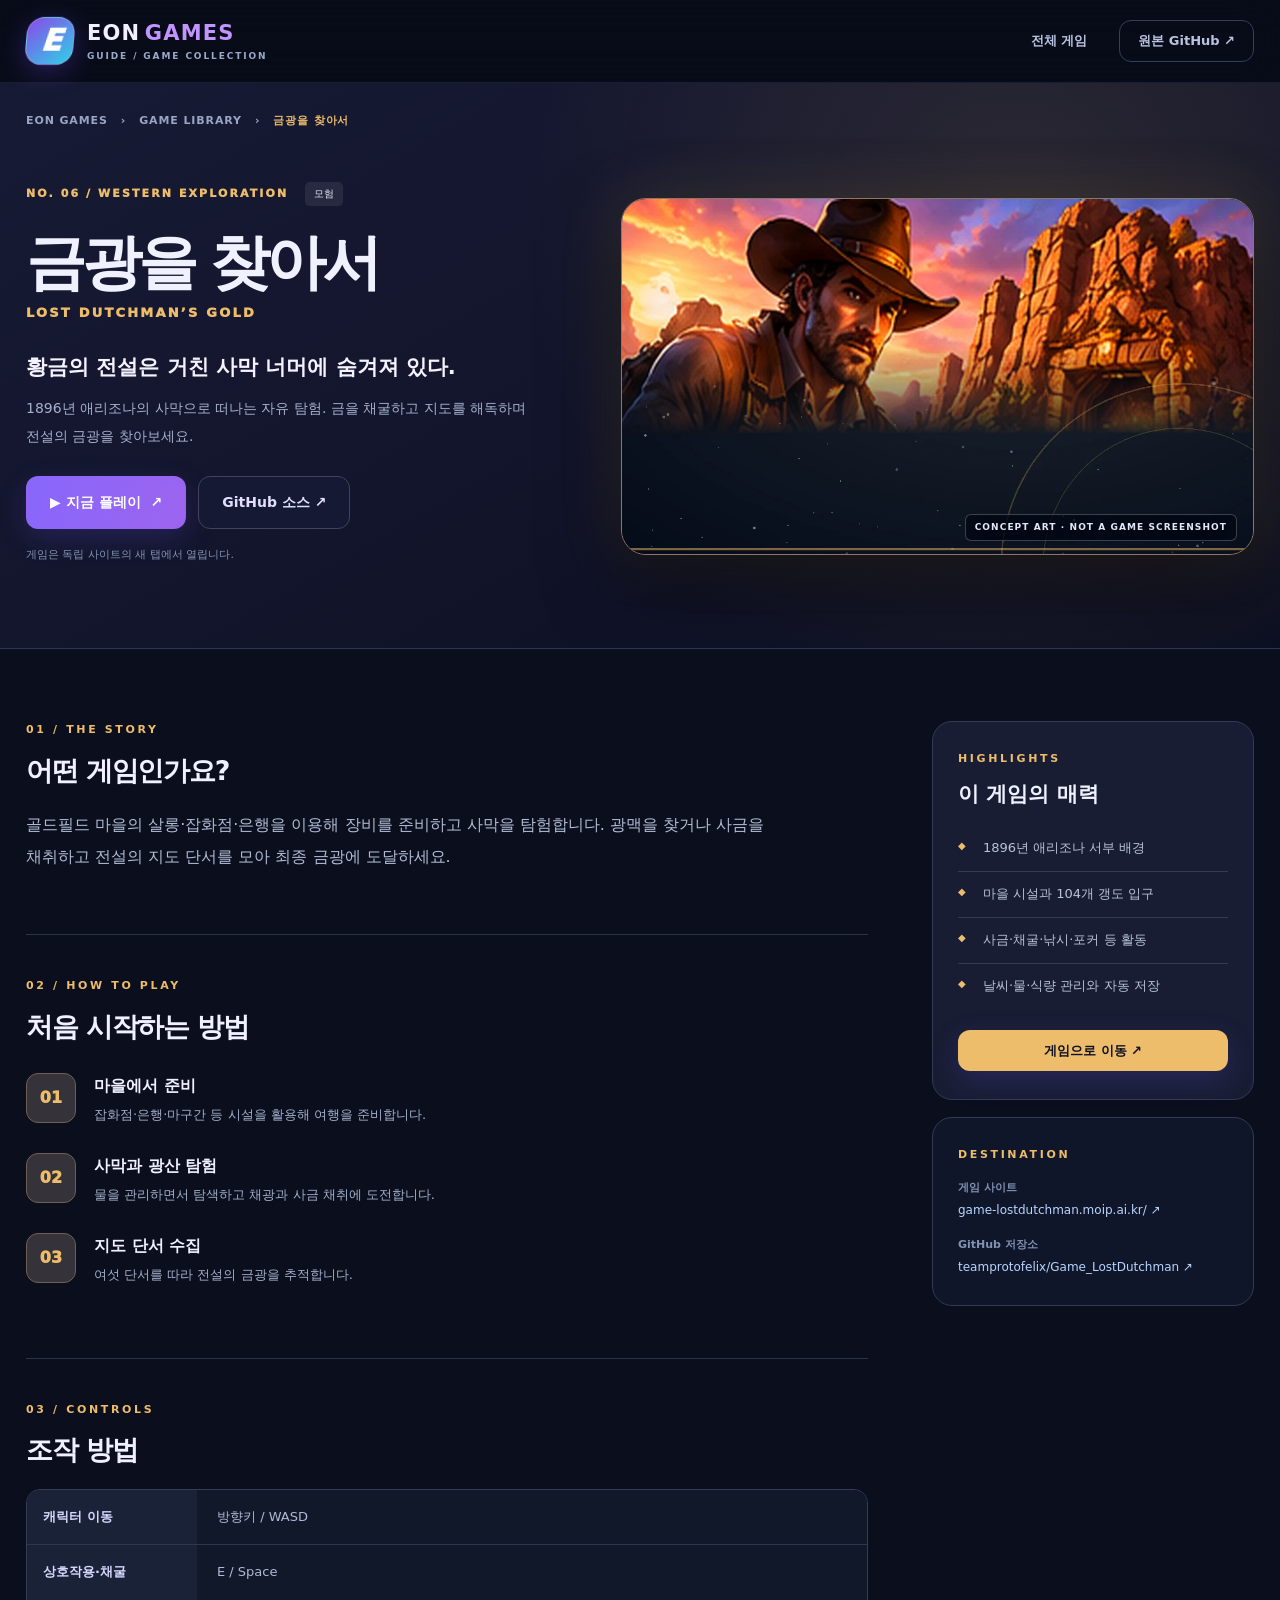
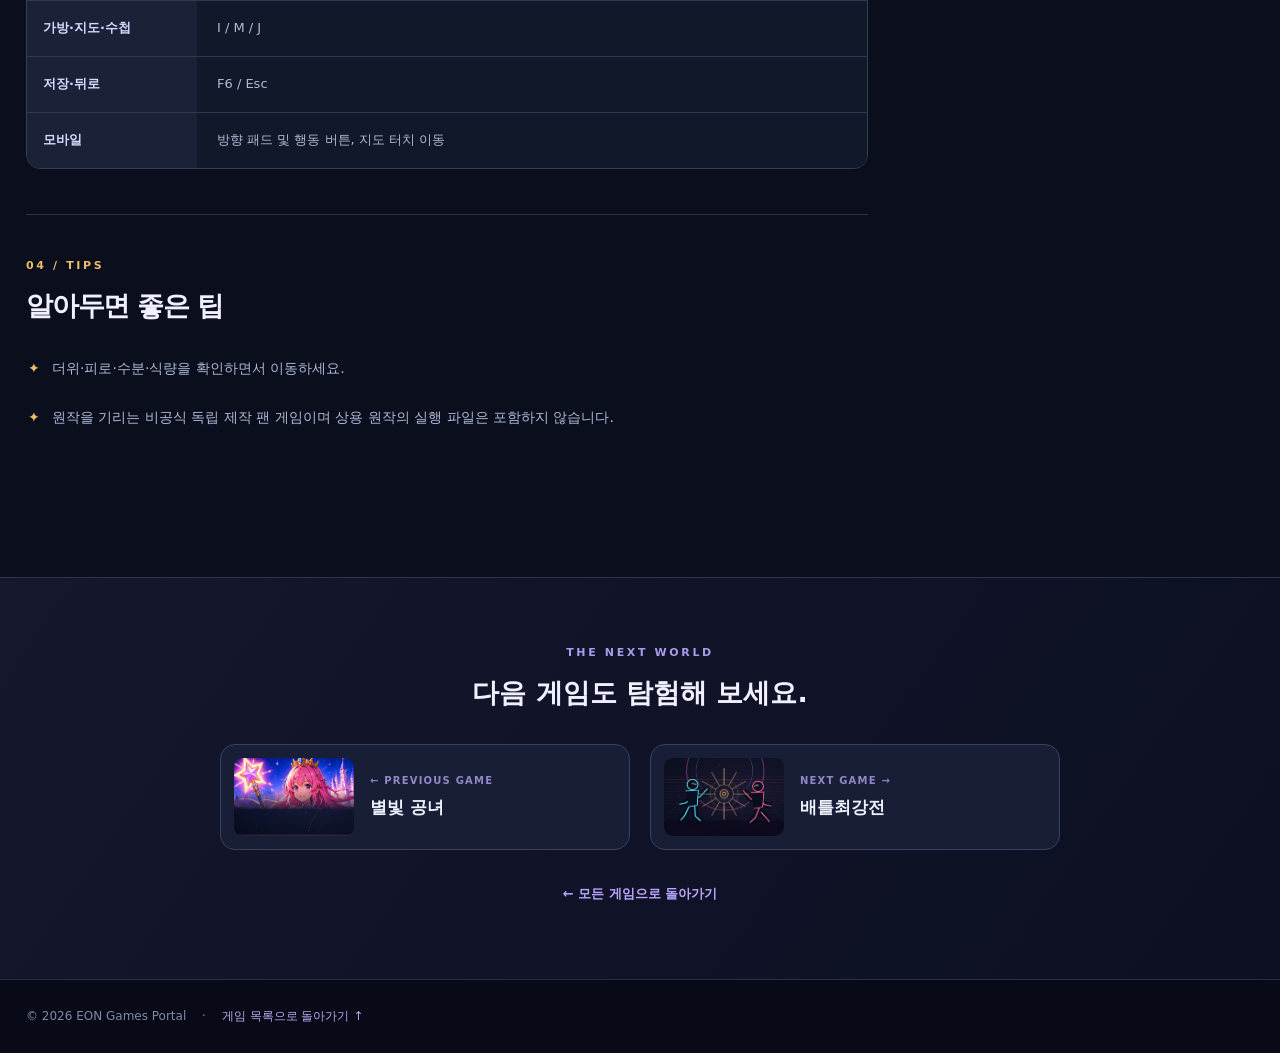
<file: games/dutchman.html>
<!doctype html><html lang="ko"><head><meta charset="utf-8"><meta name="viewport" content="width=device-width,initial-scale=1"><meta name="theme-color" content="#080d1c"><meta name="description" content="1896년 애리조나의 사막으로 떠나는 자유 탐험. 금을 채굴하고 지도를 해독하며 전설의 금광을 찾아보세요."><title>금광을 찾아서 | EON GAMES 게임 안내</title><link rel="icon" href="../favicon.svg" type="image/svg+xml"><link rel="stylesheet" href="../styles.css"><link rel="manifest" href="../manifest.webmanifest"></head><body class="detail-page" data-game-id="dutchman" style="--accent:var(--gold)"><a class="skip-link" href="#main">본문으로 건너뛰기</a><header class="site-header"><div class="container header-row"><a class="brand" href="../index.html"><span class="brand-mark" aria-hidden="true">E</span><span class="brand-copy"><b>EON<span>GAMES</span></b><small>GUIDE / GAME COLLECTION</small></span></a><nav class="site-nav" aria-label="주요 메뉴"><a class="nav-link" href="../index.html#games">전체 게임</a><a class="nav-link nav-outline" href="https://github.com/teamprotofelix/Game_LostDutchman" target="_blank" rel="noopener noreferrer">원본 GitHub ↗</a></nav><a class="mobile-nav-link" href="../index.html#games">← 목록으로</a></div></header><main id="main"><div class="detail-hero"><div class="container"><div class="detail-breadcrumb"><a href="../index.html">EON GAMES</a><span>›</span><a href="../index.html#games">GAME LIBRARY</a><span>›</span><strong>금광을 찾아서</strong></div><div class="detail-layout"><div class="detail-heading"><span class="detail-label">NO. 06 / WESTERN EXPLORATION</span><span class="detail-genre">모험</span><h1>금광을 찾아서</h1><p class="detail-en">LOST DUTCHMAN’S GOLD</p><p class="detail-short">황금의 전설은 거친 사막 너머에 숨겨져 있다.</p><p class="detail-description">1896년 애리조나의 사막으로 떠나는 자유 탐험. 금을 채굴하고 지도를 해독하며 전설의 금광을 찾아보세요.</p><div class="detail-actions"><a class="btn btn-primary btn-large" href="https://game-lostdutchman.moip.ai.kr/" data-play-link target="_blank" rel="noopener noreferrer">▶ 지금 플레이 <span aria-hidden="true">↗</span></a><a class="btn btn-ghost btn-large" href="https://github.com/teamprotofelix/Game_LostDutchman" target="_blank" rel="noopener noreferrer">GitHub 소스 ↗</a></div><p class="external-note">게임은 독립 사이트의 새 탭에서 열립니다.</p></div><div class="detail-art"><img src="../assets/covers/dutchman.webp" alt="금광을 찾아서의 안내용 테마 일러스트. 실제 게임 화면은 아님" width="1200" height="675"><span>CONCEPT ART · NOT A GAME SCREENSHOT</span></div></div></div></div>
<section class="detail-content container"><div class="detail-main"><section class="detail-block"><p class="eyebrow">01 / THE STORY</p><h2>어떤 게임인가요?</h2><p class="rich-paragraph">골드필드 마을의 살롱·잡화점·은행을 이용해 장비를 준비하고 사막을 탐험합니다. 광맥을 찾거나 사금을 채취하고 전설의 지도 단서를 모아 최종 금광에 도달하세요.</p></section><section class="detail-block"><p class="eyebrow">02 / HOW TO PLAY</p><h2>처음 시작하는 방법</h2><ol class="steps-list"><li><span class="step-index">01</span><div><h3>마을에서 준비</h3><p>잡화점·은행·마구간 등 시설을 활용해 여행을 준비합니다.</p></div></li><li><span class="step-index">02</span><div><h3>사막과 광산 탐험</h3><p>물을 관리하면서 탐색하고 채광과 사금 채취에 도전합니다.</p></div></li><li><span class="step-index">03</span><div><h3>지도 단서 수집</h3><p>여섯 단서를 따라 전설의 금광을 추적합니다.</p></div></li></ol></section><section class="detail-block"><p class="eyebrow">03 / CONTROLS</p><h2>조작 방법</h2><div class="controls-wrap"><table class="controls-table"><tbody><tr><th scope="row">캐릭터 이동</th><td>방향키 / WASD</td></tr><tr><th scope="row">상호작용·채굴</th><td>E / Space</td></tr><tr><th scope="row">가방·지도·수첩</th><td>I / M / J</td></tr><tr><th scope="row">저장·뒤로</th><td>F6 / Esc</td></tr><tr><th scope="row">모바일</th><td>방향 패드 및 행동 버튼, 지도 터치 이동</td></tr></tbody></table></div></section><section class="detail-block"><p class="eyebrow">04 / TIPS</p><h2>알아두면 좋은 팁</h2><ul class="tips-list"><li>더위·피로·수분·식량을 확인하면서 이동하세요.</li><li>원작을 기리는 비공식 독립 제작 팬 게임이며 상용 원작의 실행 파일은 포함하지 않습니다.</li></ul></section></div><aside class="detail-aside"><div class="aside-card"><p class="eyebrow">HIGHLIGHTS</p><h2>이 게임의 매력</h2><ul class="features-list"><li>1896년 애리조나 서부 배경</li><li>마을 시설과 104개 갱도 입구</li><li>사금·채굴·낚시·포커 등 활동</li><li>날씨·물·식량 관리와 자동 저장</li></ul><a class="btn btn-primary full-width" href="https://game-lostdutchman.moip.ai.kr/" data-play-link target="_blank" rel="noopener noreferrer">게임으로 이동 ↗</a></div><div class="aside-card aside-plain"><p class="eyebrow">DESTINATION</p><p class="link-label">게임 사이트</p><a class="url-link" href="https://game-lostdutchman.moip.ai.kr/" target="_blank" rel="noopener noreferrer">game-lostdutchman.moip.ai.kr/ ↗</a><p class="link-label">GitHub 저장소</p><a class="url-link" href="https://github.com/teamprotofelix/Game_LostDutchman" target="_blank" rel="noopener noreferrer">teamprotofelix/Game_LostDutchman ↗</a></div></aside></section>
<section class="detail-next"><div class="container"><p class="eyebrow">THE NEXT WORLD</p><h2>다음 게임도 탐험해 보세요.</h2><div class="next-grid"><a class="next-card" href="starlight.html"><img src="../assets/covers/starlight.webp" decoding="async" alt="" width="1200" height="675"><div><small>← PREVIOUS GAME</small><b>별빛 공녀</b></div></a><a class="next-card" href="battles.html"><img src="../assets/covers/battles.webp" decoding="async" alt="" width="1200" height="675"><div><small>NEXT GAME →</small><b>배틀최강전</b></div></a></div><a class="back-library" href="../index.html#games">← 모든 게임으로 돌아가기</a></div></section></main><footer class="detail-footer"><div class="container">© 2026 EON Games Portal <span>·</span> <a href="../index.html">게임 목록으로 돌아가기 ↑</a></div></footer><script src="../detail.js" defer></script></body></html>
</file>
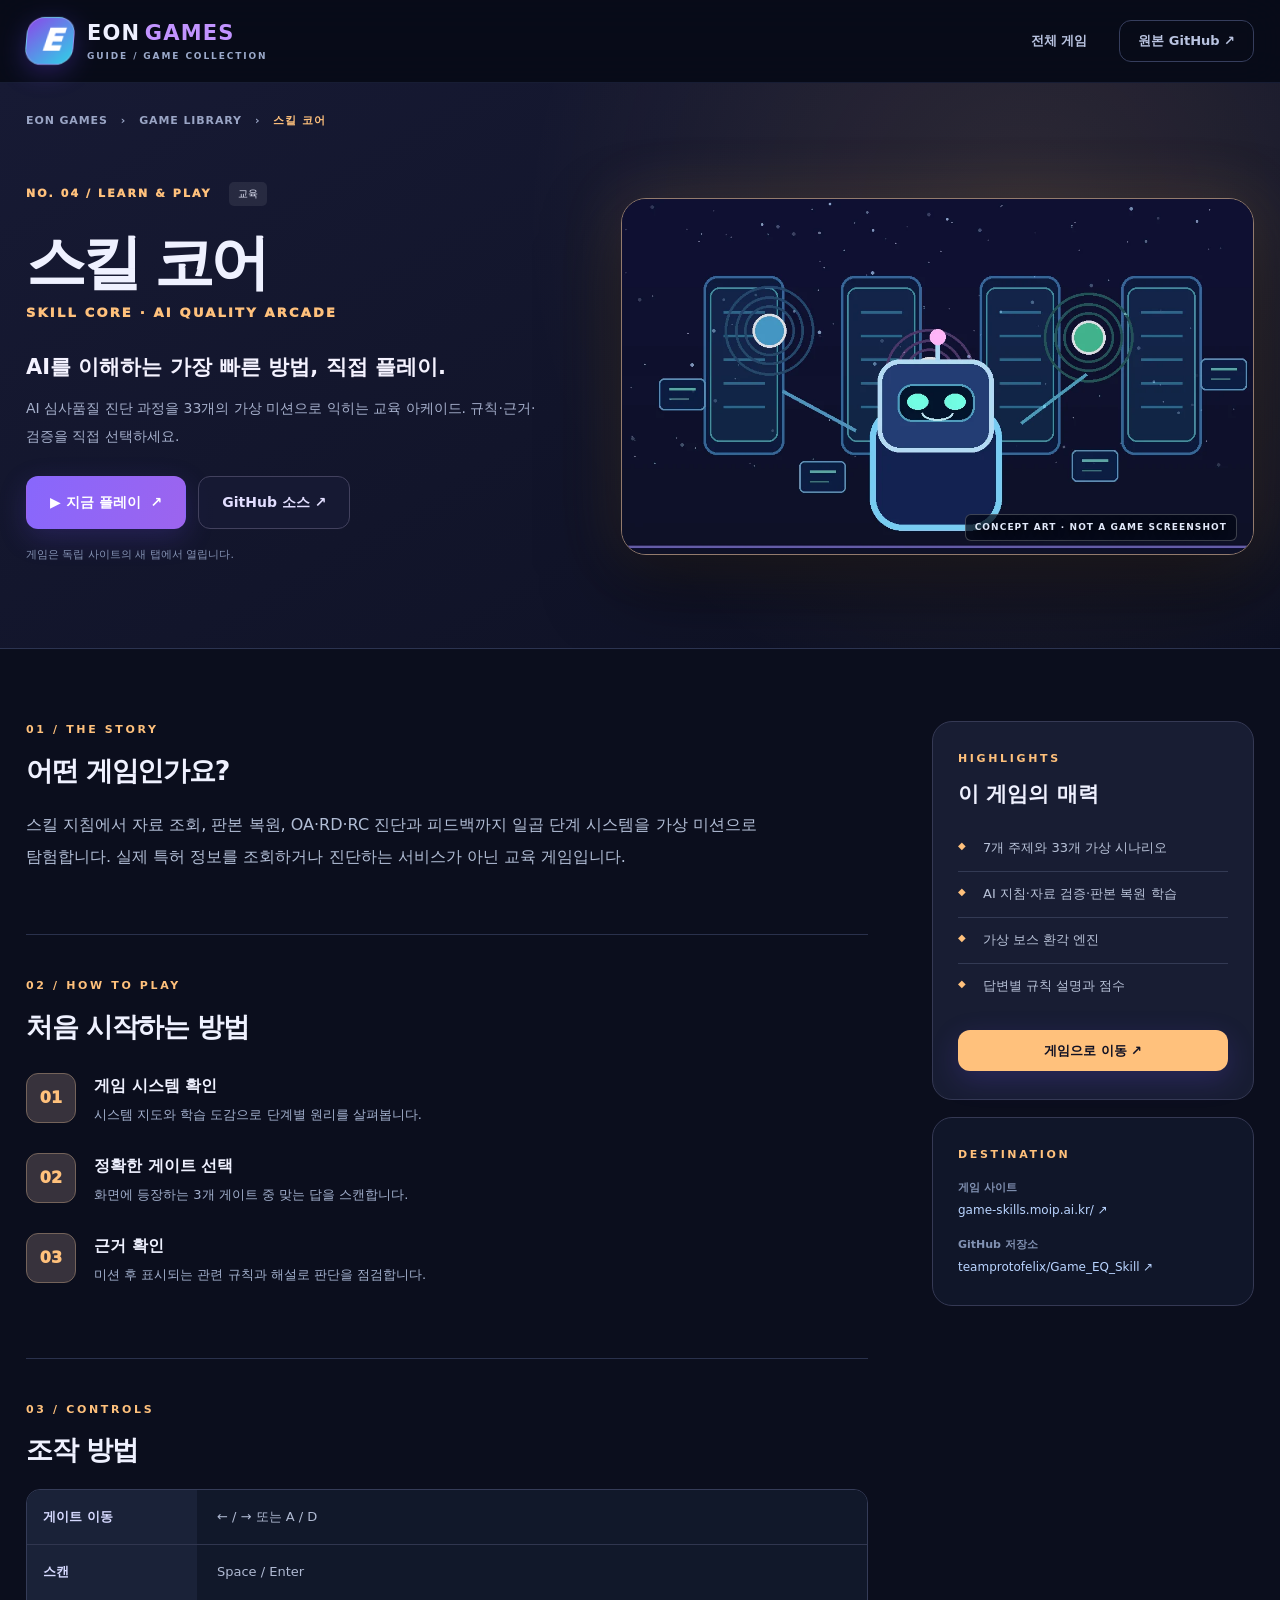
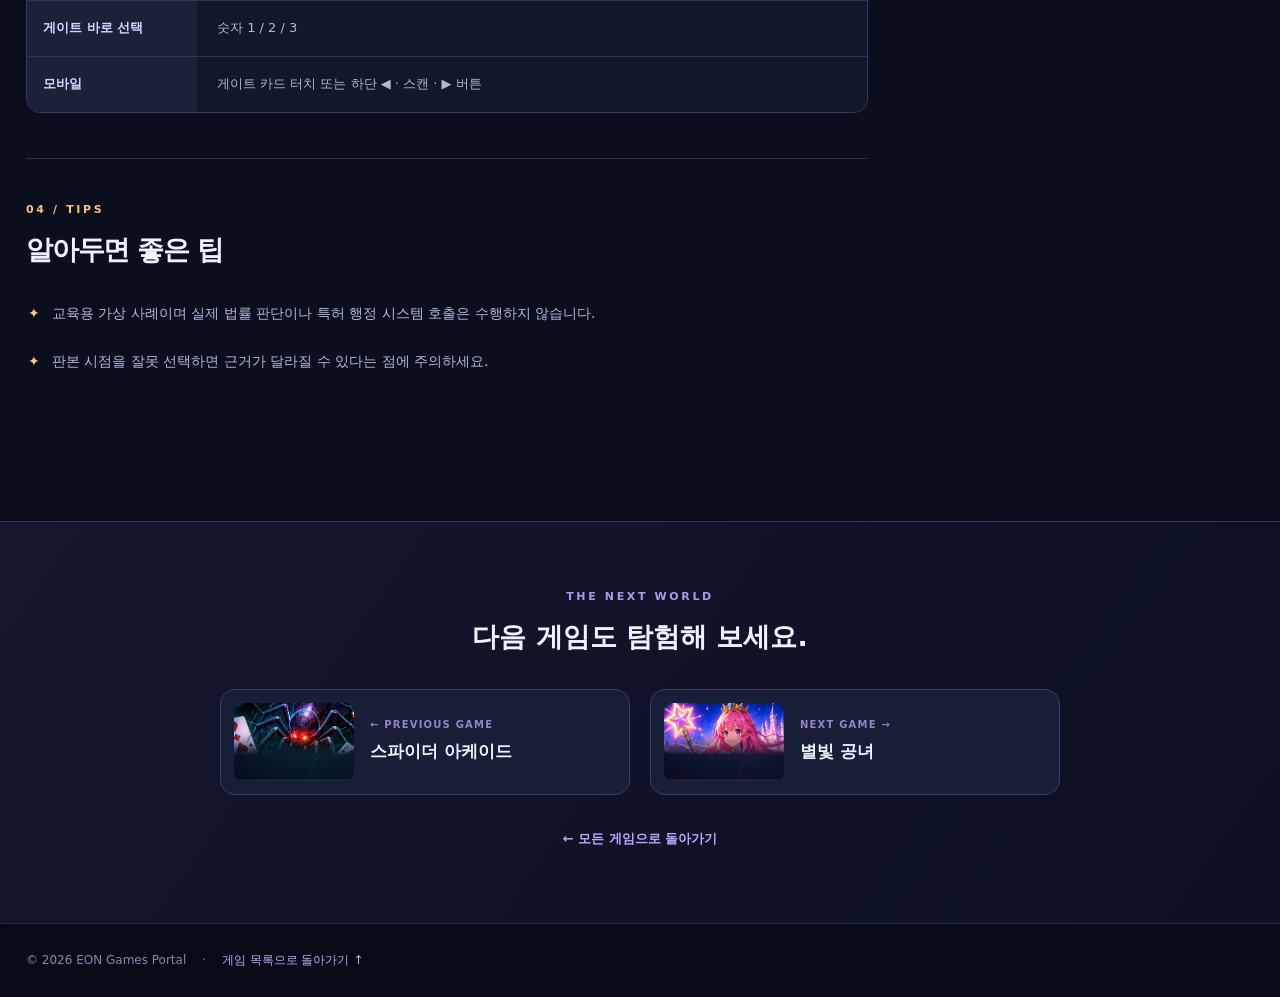
<file: games/skill.html>
<!doctype html><html lang="ko"><head><meta charset="utf-8"><meta name="viewport" content="width=device-width,initial-scale=1"><meta name="theme-color" content="#080d1c"><meta name="description" content="AI 심사품질 진단 과정을 33개의 가상 미션으로 익히는 교육 아케이드. 규칙·근거·검증을 직접 선택하세요."><title>스킬 코어 | EON GAMES 게임 안내</title><link rel="icon" href="../favicon.svg" type="image/svg+xml"><link rel="stylesheet" href="../styles.css"><link rel="manifest" href="../manifest.webmanifest"></head><body class="detail-page" data-game-id="skill" style="--accent:var(--amber)"><a class="skip-link" href="#main">본문으로 건너뛰기</a><header class="site-header"><div class="container header-row"><a class="brand" href="../index.html"><span class="brand-mark" aria-hidden="true">E</span><span class="brand-copy"><b>EON<span>GAMES</span></b><small>GUIDE / GAME COLLECTION</small></span></a><nav class="site-nav" aria-label="주요 메뉴"><a class="nav-link" href="../index.html#games">전체 게임</a><a class="nav-link nav-outline" href="https://github.com/teamprotofelix/Game_EQ_Skill" target="_blank" rel="noopener noreferrer">원본 GitHub ↗</a></nav><a class="mobile-nav-link" href="../index.html#games">← 목록으로</a></div></header><main id="main"><div class="detail-hero"><div class="container"><div class="detail-breadcrumb"><a href="../index.html">EON GAMES</a><span>›</span><a href="../index.html#games">GAME LIBRARY</a><span>›</span><strong>스킬 코어</strong></div><div class="detail-layout"><div class="detail-heading"><span class="detail-label">NO. 04 / LEARN &amp; PLAY</span><span class="detail-genre">교육</span><h1>스킬 코어</h1><p class="detail-en">SKILL CORE · AI QUALITY ARCADE</p><p class="detail-short">AI를 이해하는 가장 빠른 방법, 직접 플레이.</p><p class="detail-description">AI 심사품질 진단 과정을 33개의 가상 미션으로 익히는 교육 아케이드. 규칙·근거·검증을 직접 선택하세요.</p><div class="detail-actions"><a class="btn btn-primary btn-large" href="https://game-skills.moip.ai.kr/" data-play-link target="_blank" rel="noopener noreferrer">▶ 지금 플레이 <span aria-hidden="true">↗</span></a><a class="btn btn-ghost btn-large" href="https://github.com/teamprotofelix/Game_EQ_Skill" target="_blank" rel="noopener noreferrer">GitHub 소스 ↗</a></div><p class="external-note">게임은 독립 사이트의 새 탭에서 열립니다.</p></div><div class="detail-art"><img src="../assets/covers/skill.webp" alt="스킬 코어의 안내용 테마 일러스트. 실제 게임 화면은 아님" width="1200" height="675"><span>CONCEPT ART · NOT A GAME SCREENSHOT</span></div></div></div></div>
<section class="detail-content container"><div class="detail-main"><section class="detail-block"><p class="eyebrow">01 / THE STORY</p><h2>어떤 게임인가요?</h2><p class="rich-paragraph">스킬 지침에서 자료 조회, 판본 복원, OA·RD·RC 진단과 피드백까지 일곱 단계 시스템을 가상 미션으로 탐험합니다. 실제 특허 정보를 조회하거나 진단하는 서비스가 아닌 교육 게임입니다.</p></section><section class="detail-block"><p class="eyebrow">02 / HOW TO PLAY</p><h2>처음 시작하는 방법</h2><ol class="steps-list"><li><span class="step-index">01</span><div><h3>게임 시스템 확인</h3><p>시스템 지도와 학습 도감으로 단계별 원리를 살펴봅니다.</p></div></li><li><span class="step-index">02</span><div><h3>정확한 게이트 선택</h3><p>화면에 등장하는 3개 게이트 중 맞는 답을 스캔합니다.</p></div></li><li><span class="step-index">03</span><div><h3>근거 확인</h3><p>미션 후 표시되는 관련 규칙과 해설로 판단을 점검합니다.</p></div></li></ol></section><section class="detail-block"><p class="eyebrow">03 / CONTROLS</p><h2>조작 방법</h2><div class="controls-wrap"><table class="controls-table"><tbody><tr><th scope="row">게이트 이동</th><td>← / → 또는 A / D</td></tr><tr><th scope="row">스캔</th><td>Space / Enter</td></tr><tr><th scope="row">게이트 바로 선택</th><td>숫자 1 / 2 / 3</td></tr><tr><th scope="row">모바일</th><td>게이트 카드 터치 또는 하단 ◀ · 스캔 · ▶ 버튼</td></tr></tbody></table></div></section><section class="detail-block"><p class="eyebrow">04 / TIPS</p><h2>알아두면 좋은 팁</h2><ul class="tips-list"><li>교육용 가상 사례이며 실제 법률 판단이나 특허 행정 시스템 호출은 수행하지 않습니다.</li><li>판본 시점을 잘못 선택하면 근거가 달라질 수 있다는 점에 주의하세요.</li></ul></section></div><aside class="detail-aside"><div class="aside-card"><p class="eyebrow">HIGHLIGHTS</p><h2>이 게임의 매력</h2><ul class="features-list"><li>7개 주제와 33개 가상 시나리오</li><li>AI 지침·자료 검증·판본 복원 학습</li><li>가상 보스 환각 엔진</li><li>답변별 규칙 설명과 점수</li></ul><a class="btn btn-primary full-width" href="https://game-skills.moip.ai.kr/" data-play-link target="_blank" rel="noopener noreferrer">게임으로 이동 ↗</a></div><div class="aside-card aside-plain"><p class="eyebrow">DESTINATION</p><p class="link-label">게임 사이트</p><a class="url-link" href="https://game-skills.moip.ai.kr/" target="_blank" rel="noopener noreferrer">game-skills.moip.ai.kr/ ↗</a><p class="link-label">GitHub 저장소</p><a class="url-link" href="https://github.com/teamprotofelix/Game_EQ_Skill" target="_blank" rel="noopener noreferrer">teamprotofelix/Game_EQ_Skill ↗</a></div></aside></section>
<section class="detail-next"><div class="container"><p class="eyebrow">THE NEXT WORLD</p><h2>다음 게임도 탐험해 보세요.</h2><div class="next-grid"><a class="next-card" href="spider.html"><img src="../assets/covers/spider.webp" decoding="async" alt="" width="1200" height="675"><div><small>← PREVIOUS GAME</small><b>스파이더 아케이드</b></div></a><a class="next-card" href="starlight.html"><img src="../assets/covers/starlight.webp" decoding="async" alt="" width="1200" height="675"><div><small>NEXT GAME →</small><b>별빛 공녀</b></div></a></div><a class="back-library" href="../index.html#games">← 모든 게임으로 돌아가기</a></div></section></main><footer class="detail-footer"><div class="container">© 2026 EON Games Portal <span>·</span> <a href="../index.html">게임 목록으로 돌아가기 ↑</a></div></footer><script src="../detail.js" defer></script></body></html>
</file>
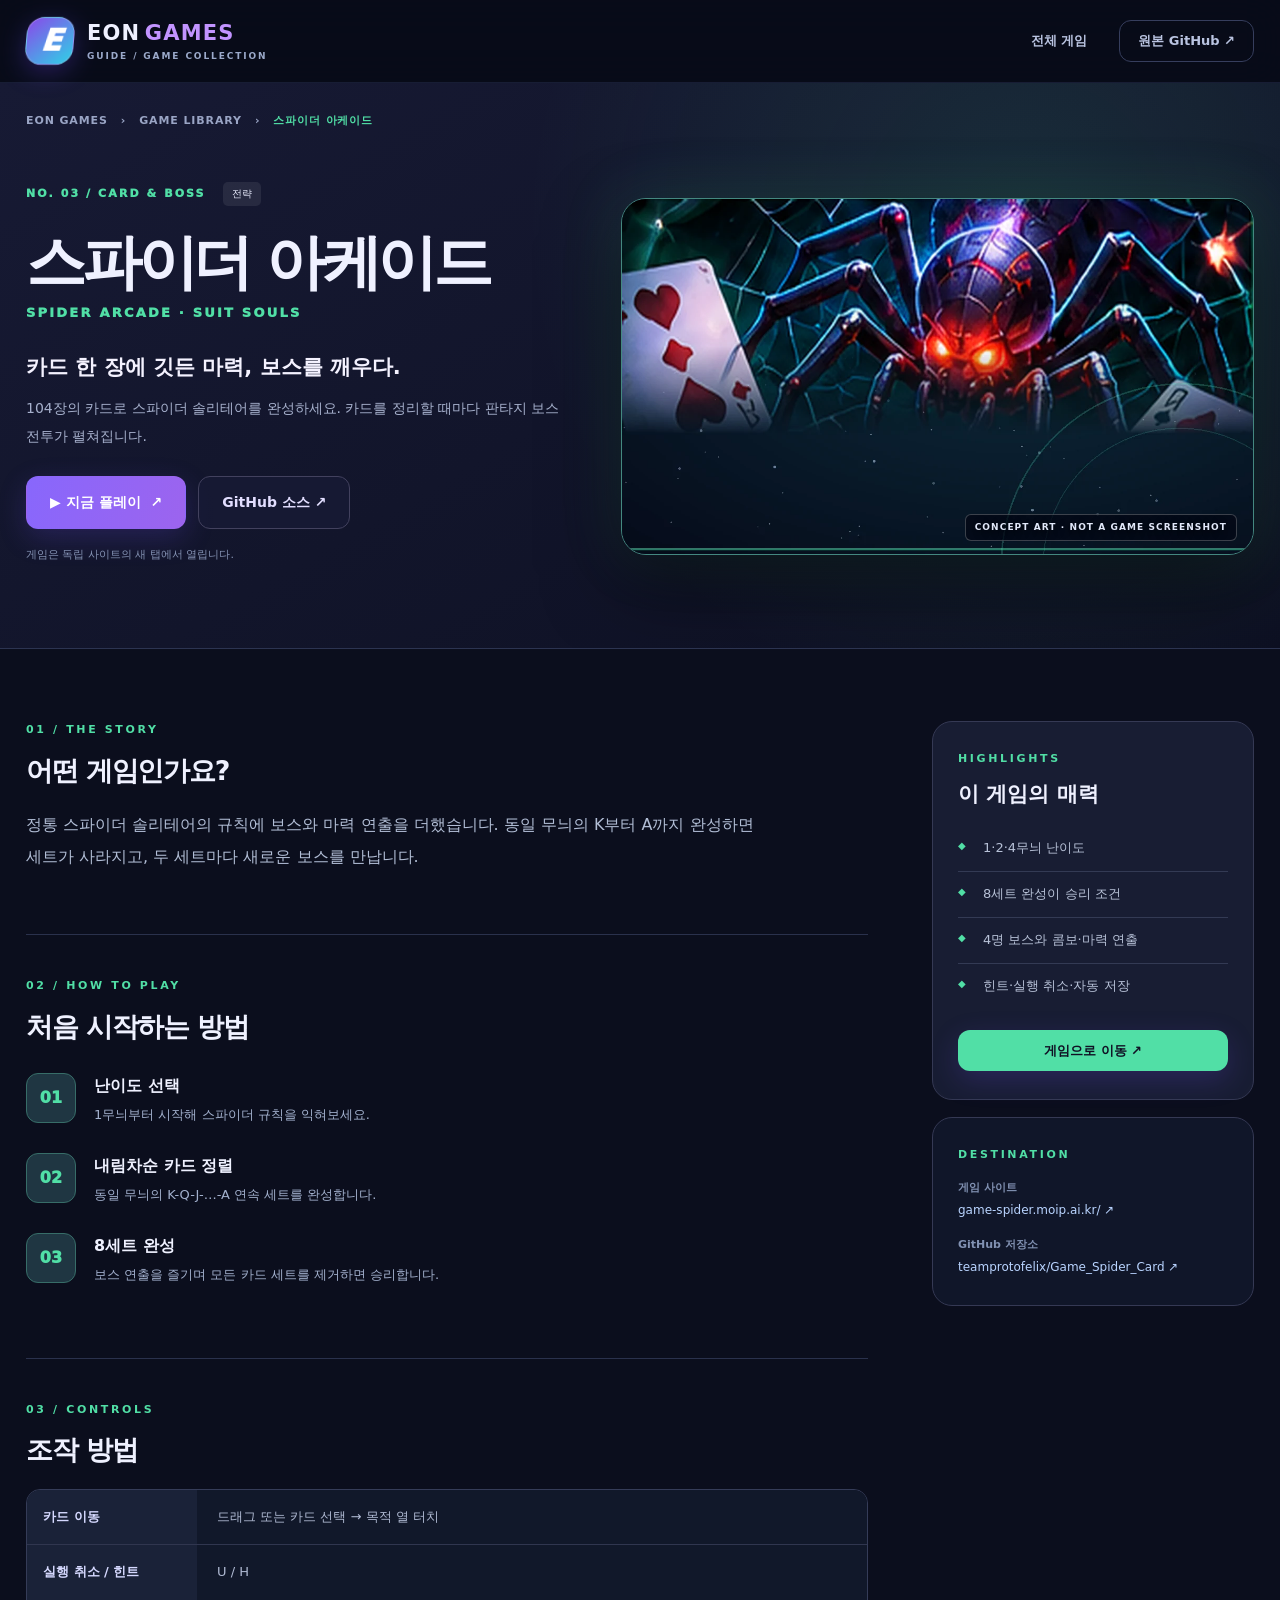
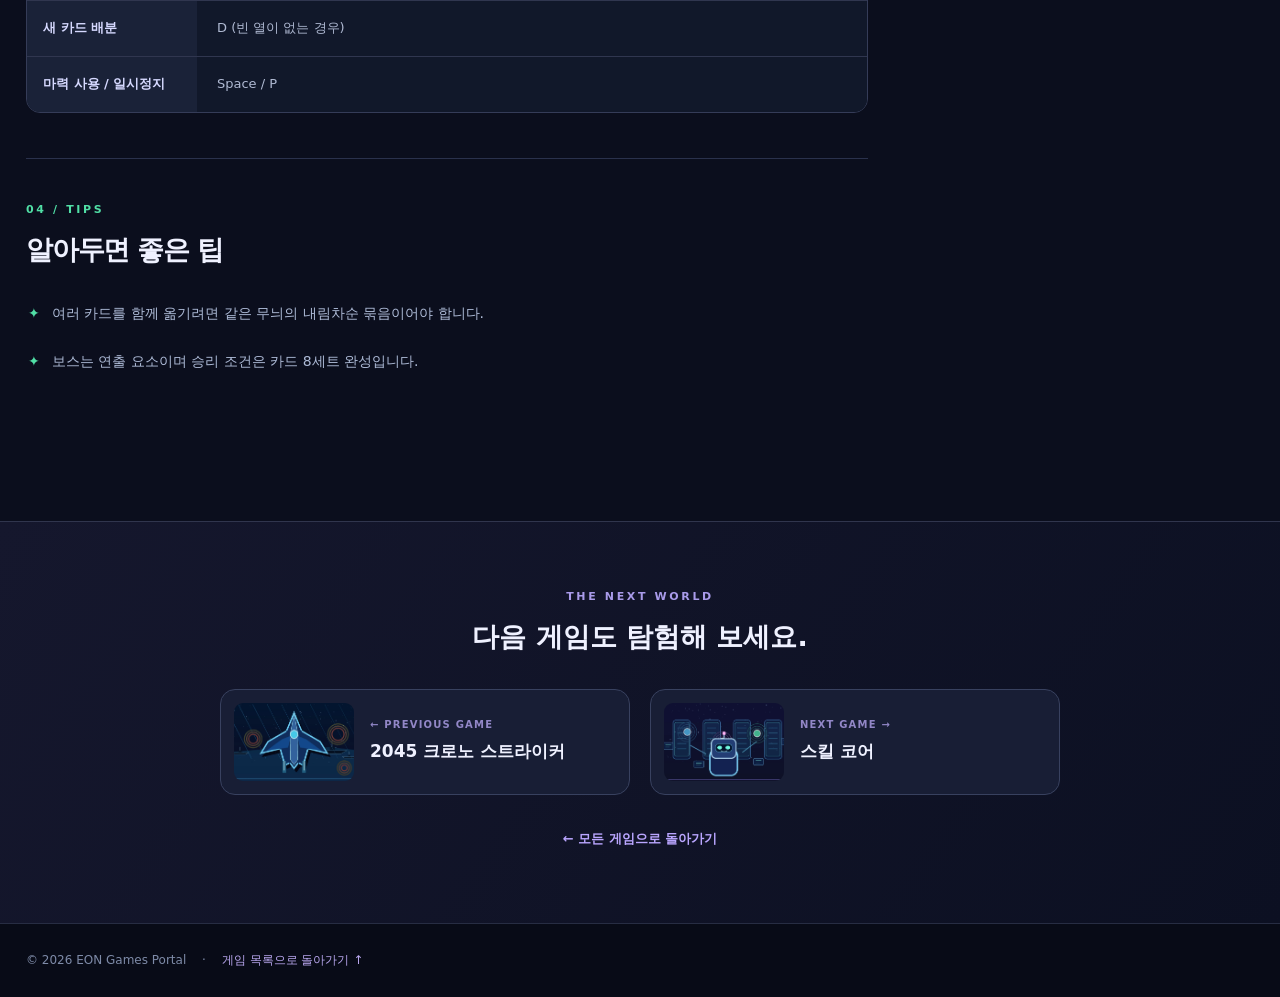
<file: games/spider.html>
<!doctype html><html lang="ko"><head><meta charset="utf-8"><meta name="viewport" content="width=device-width,initial-scale=1"><meta name="theme-color" content="#080d1c"><meta name="description" content="104장의 카드로 스파이더 솔리테어를 완성하세요. 카드를 정리할 때마다 판타지 보스 전투가 펼쳐집니다."><title>스파이더 아케이드 | EON GAMES 게임 안내</title><link rel="icon" href="../favicon.svg" type="image/svg+xml"><link rel="stylesheet" href="../styles.css"><link rel="manifest" href="../manifest.webmanifest"></head><body class="detail-page" data-game-id="spider" style="--accent:var(--green)"><a class="skip-link" href="#main">본문으로 건너뛰기</a><header class="site-header"><div class="container header-row"><a class="brand" href="../index.html"><span class="brand-mark" aria-hidden="true">E</span><span class="brand-copy"><b>EON<span>GAMES</span></b><small>GUIDE / GAME COLLECTION</small></span></a><nav class="site-nav" aria-label="주요 메뉴"><a class="nav-link" href="../index.html#games">전체 게임</a><a class="nav-link nav-outline" href="https://github.com/teamprotofelix/Game_Spider_Card" target="_blank" rel="noopener noreferrer">원본 GitHub ↗</a></nav><a class="mobile-nav-link" href="../index.html#games">← 목록으로</a></div></header><main id="main"><div class="detail-hero"><div class="container"><div class="detail-breadcrumb"><a href="../index.html">EON GAMES</a><span>›</span><a href="../index.html#games">GAME LIBRARY</a><span>›</span><strong>스파이더 아케이드</strong></div><div class="detail-layout"><div class="detail-heading"><span class="detail-label">NO. 03 / CARD &amp; BOSS</span><span class="detail-genre">전략</span><h1>스파이더 아케이드</h1><p class="detail-en">SPIDER ARCADE · SUIT SOULS</p><p class="detail-short">카드 한 장에 깃든 마력, 보스를 깨우다.</p><p class="detail-description">104장의 카드로 스파이더 솔리테어를 완성하세요. 카드를 정리할 때마다 판타지 보스 전투가 펼쳐집니다.</p><div class="detail-actions"><a class="btn btn-primary btn-large" href="https://game-spider.moip.ai.kr/" data-play-link target="_blank" rel="noopener noreferrer">▶ 지금 플레이 <span aria-hidden="true">↗</span></a><a class="btn btn-ghost btn-large" href="https://github.com/teamprotofelix/Game_Spider_Card" target="_blank" rel="noopener noreferrer">GitHub 소스 ↗</a></div><p class="external-note">게임은 독립 사이트의 새 탭에서 열립니다.</p></div><div class="detail-art"><img src="../assets/covers/spider.webp" alt="스파이더 아케이드의 안내용 테마 일러스트. 실제 게임 화면은 아님" width="1200" height="675"><span>CONCEPT ART · NOT A GAME SCREENSHOT</span></div></div></div></div>
<section class="detail-content container"><div class="detail-main"><section class="detail-block"><p class="eyebrow">01 / THE STORY</p><h2>어떤 게임인가요?</h2><p class="rich-paragraph">정통 스파이더 솔리테어의 규칙에 보스와 마력 연출을 더했습니다. 동일 무늬의 K부터 A까지 완성하면 세트가 사라지고, 두 세트마다 새로운 보스를 만납니다.</p></section><section class="detail-block"><p class="eyebrow">02 / HOW TO PLAY</p><h2>처음 시작하는 방법</h2><ol class="steps-list"><li><span class="step-index">01</span><div><h3>난이도 선택</h3><p>1무늬부터 시작해 스파이더 규칙을 익혀보세요.</p></div></li><li><span class="step-index">02</span><div><h3>내림차순 카드 정렬</h3><p>동일 무늬의 K-Q-J-…-A 연속 세트를 완성합니다.</p></div></li><li><span class="step-index">03</span><div><h3>8세트 완성</h3><p>보스 연출을 즐기며 모든 카드 세트를 제거하면 승리합니다.</p></div></li></ol></section><section class="detail-block"><p class="eyebrow">03 / CONTROLS</p><h2>조작 방법</h2><div class="controls-wrap"><table class="controls-table"><tbody><tr><th scope="row">카드 이동</th><td>드래그 또는 카드 선택 → 목적 열 터치</td></tr><tr><th scope="row">실행 취소 / 힌트</th><td>U / H</td></tr><tr><th scope="row">새 카드 배분</th><td>D (빈 열이 없는 경우)</td></tr><tr><th scope="row">마력 사용 / 일시정지</th><td>Space / P</td></tr></tbody></table></div></section><section class="detail-block"><p class="eyebrow">04 / TIPS</p><h2>알아두면 좋은 팁</h2><ul class="tips-list"><li>여러 카드를 함께 옮기려면 같은 무늬의 내림차순 묶음이어야 합니다.</li><li>보스는 연출 요소이며 승리 조건은 카드 8세트 완성입니다.</li></ul></section></div><aside class="detail-aside"><div class="aside-card"><p class="eyebrow">HIGHLIGHTS</p><h2>이 게임의 매력</h2><ul class="features-list"><li>1·2·4무늬 난이도</li><li>8세트 완성이 승리 조건</li><li>4명 보스와 콤보·마력 연출</li><li>힌트·실행 취소·자동 저장</li></ul><a class="btn btn-primary full-width" href="https://game-spider.moip.ai.kr/" data-play-link target="_blank" rel="noopener noreferrer">게임으로 이동 ↗</a></div><div class="aside-card aside-plain"><p class="eyebrow">DESTINATION</p><p class="link-label">게임 사이트</p><a class="url-link" href="https://game-spider.moip.ai.kr/" target="_blank" rel="noopener noreferrer">game-spider.moip.ai.kr/ ↗</a><p class="link-label">GitHub 저장소</p><a class="url-link" href="https://github.com/teamprotofelix/Game_Spider_Card" target="_blank" rel="noopener noreferrer">teamprotofelix/Game_Spider_Card ↗</a></div></aside></section>
<section class="detail-next"><div class="container"><p class="eyebrow">THE NEXT WORLD</p><h2>다음 게임도 탐험해 보세요.</h2><div class="next-grid"><a class="next-card" href="chrono.html"><img src="../assets/covers/chrono.webp" decoding="async" alt="" width="1200" height="675"><div><small>← PREVIOUS GAME</small><b>2045 크로노 스트라이커</b></div></a><a class="next-card" href="skill.html"><img src="../assets/covers/skill.webp" decoding="async" alt="" width="1200" height="675"><div><small>NEXT GAME →</small><b>스킬 코어</b></div></a></div><a class="back-library" href="../index.html#games">← 모든 게임으로 돌아가기</a></div></section></main><footer class="detail-footer"><div class="container">© 2026 EON Games Portal <span>·</span> <a href="../index.html">게임 목록으로 돌아가기 ↑</a></div></footer><script src="../detail.js" defer></script></body></html>
</file>
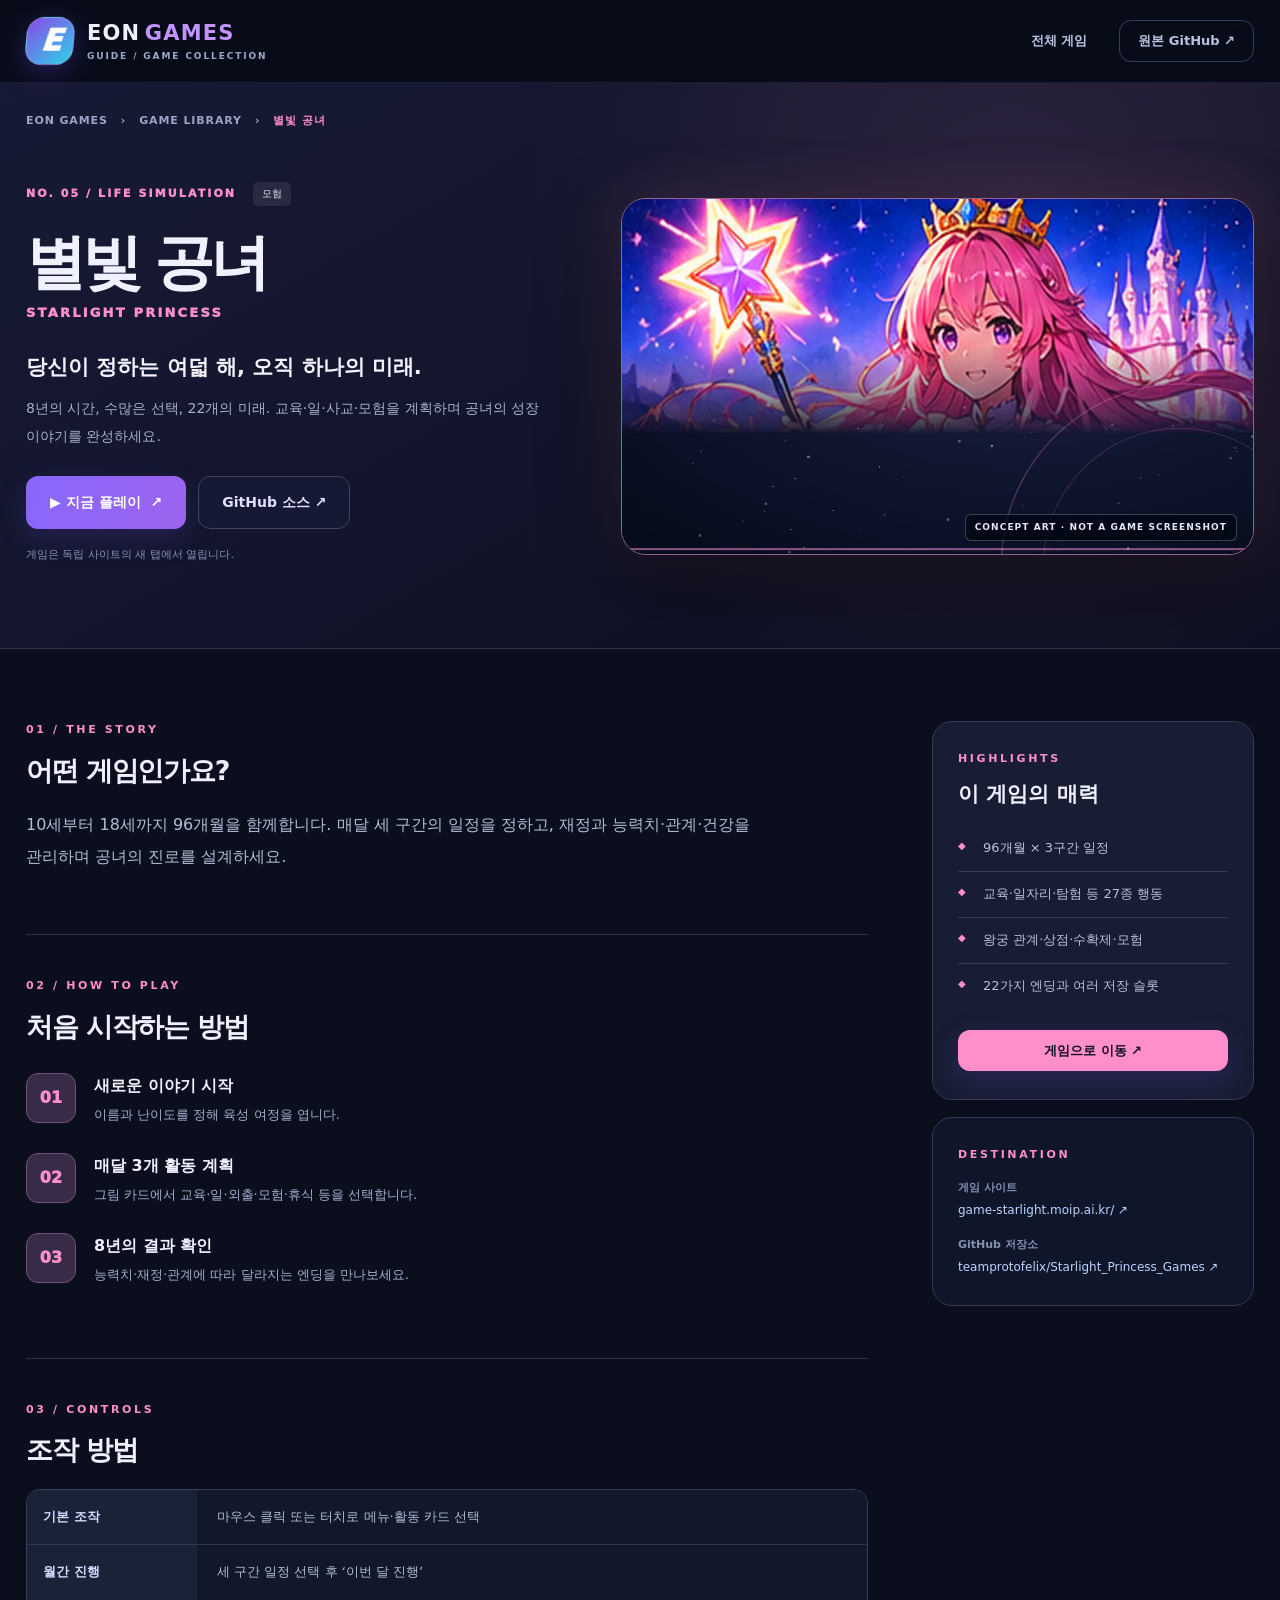
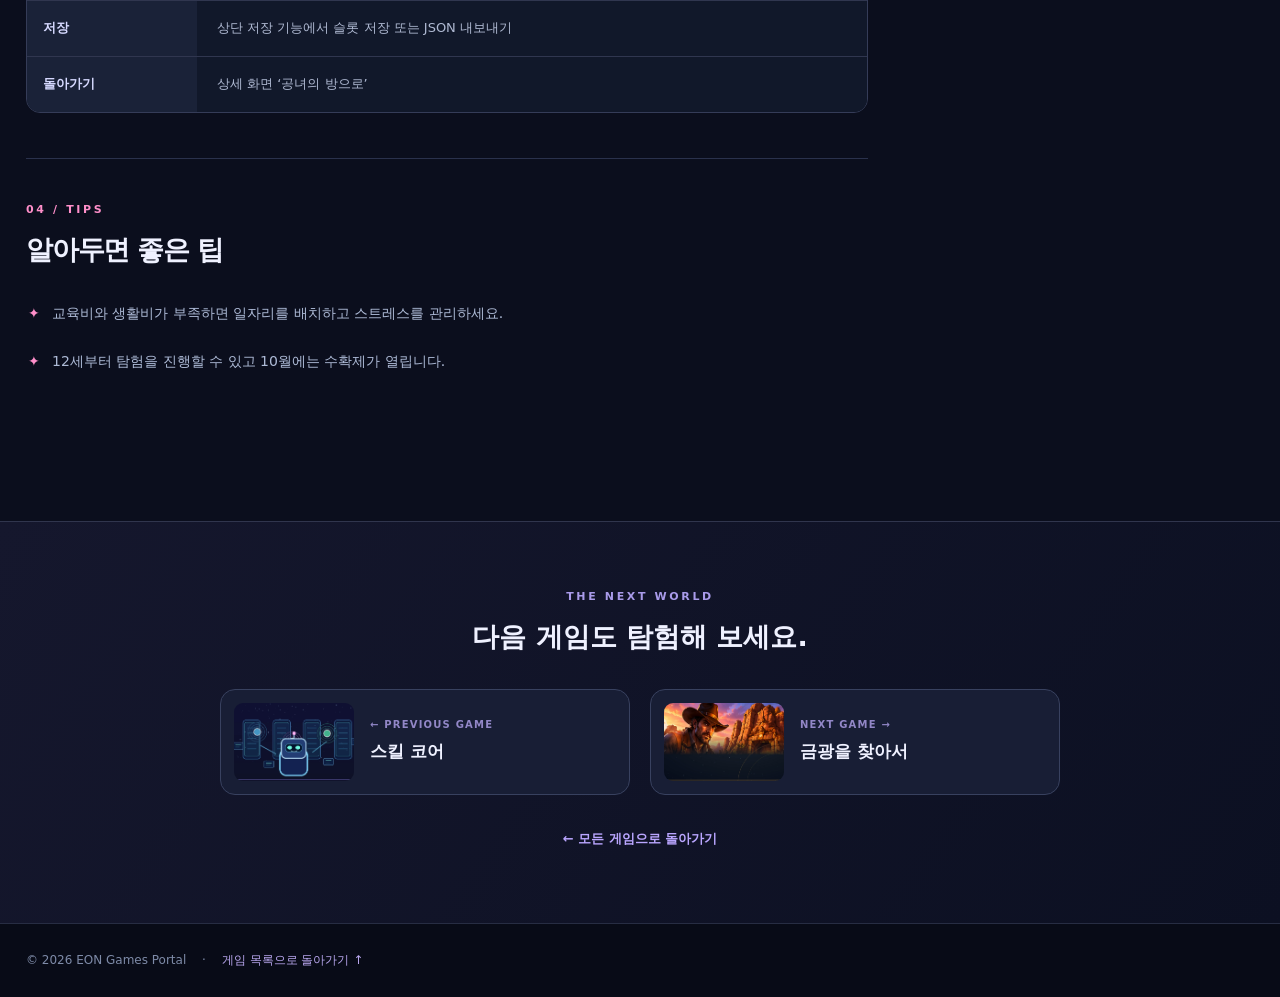
<file: games/starlight.html>
<!doctype html><html lang="ko"><head><meta charset="utf-8"><meta name="viewport" content="width=device-width,initial-scale=1"><meta name="theme-color" content="#080d1c"><meta name="description" content="8년의 시간, 수많은 선택, 22개의 미래. 교육·일·사교·모험을 계획하며 공녀의 성장 이야기를 완성하세요."><title>별빛 공녀 | EON GAMES 게임 안내</title><link rel="icon" href="../favicon.svg" type="image/svg+xml"><link rel="stylesheet" href="../styles.css"><link rel="manifest" href="../manifest.webmanifest"></head><body class="detail-page" data-game-id="starlight" style="--accent:var(--pink)"><a class="skip-link" href="#main">본문으로 건너뛰기</a><header class="site-header"><div class="container header-row"><a class="brand" href="../index.html"><span class="brand-mark" aria-hidden="true">E</span><span class="brand-copy"><b>EON<span>GAMES</span></b><small>GUIDE / GAME COLLECTION</small></span></a><nav class="site-nav" aria-label="주요 메뉴"><a class="nav-link" href="../index.html#games">전체 게임</a><a class="nav-link nav-outline" href="https://github.com/teamprotofelix/Starlight_Princess_Games" target="_blank" rel="noopener noreferrer">원본 GitHub ↗</a></nav><a class="mobile-nav-link" href="../index.html#games">← 목록으로</a></div></header><main id="main"><div class="detail-hero"><div class="container"><div class="detail-breadcrumb"><a href="../index.html">EON GAMES</a><span>›</span><a href="../index.html#games">GAME LIBRARY</a><span>›</span><strong>별빛 공녀</strong></div><div class="detail-layout"><div class="detail-heading"><span class="detail-label">NO. 05 / LIFE SIMULATION</span><span class="detail-genre">모험</span><h1>별빛 공녀</h1><p class="detail-en">STARLIGHT PRINCESS</p><p class="detail-short">당신이 정하는 여덟 해, 오직 하나의 미래.</p><p class="detail-description">8년의 시간, 수많은 선택, 22개의 미래. 교육·일·사교·모험을 계획하며 공녀의 성장 이야기를 완성하세요.</p><div class="detail-actions"><a class="btn btn-primary btn-large" href="https://game-starlight.moip.ai.kr/" data-play-link target="_blank" rel="noopener noreferrer">▶ 지금 플레이 <span aria-hidden="true">↗</span></a><a class="btn btn-ghost btn-large" href="https://github.com/teamprotofelix/Starlight_Princess_Games" target="_blank" rel="noopener noreferrer">GitHub 소스 ↗</a></div><p class="external-note">게임은 독립 사이트의 새 탭에서 열립니다.</p></div><div class="detail-art"><img src="../assets/covers/starlight.webp" alt="별빛 공녀의 안내용 테마 일러스트. 실제 게임 화면은 아님" width="1200" height="675"><span>CONCEPT ART · NOT A GAME SCREENSHOT</span></div></div></div></div>
<section class="detail-content container"><div class="detail-main"><section class="detail-block"><p class="eyebrow">01 / THE STORY</p><h2>어떤 게임인가요?</h2><p class="rich-paragraph">10세부터 18세까지 96개월을 함께합니다. 매달 세 구간의 일정을 정하고, 재정과 능력치·관계·건강을 관리하며 공녀의 진로를 설계하세요.</p></section><section class="detail-block"><p class="eyebrow">02 / HOW TO PLAY</p><h2>처음 시작하는 방법</h2><ol class="steps-list"><li><span class="step-index">01</span><div><h3>새로운 이야기 시작</h3><p>이름과 난이도를 정해 육성 여정을 엽니다.</p></div></li><li><span class="step-index">02</span><div><h3>매달 3개 활동 계획</h3><p>그림 카드에서 교육·일·외출·모험·휴식 등을 선택합니다.</p></div></li><li><span class="step-index">03</span><div><h3>8년의 결과 확인</h3><p>능력치·재정·관계에 따라 달라지는 엔딩을 만나보세요.</p></div></li></ol></section><section class="detail-block"><p class="eyebrow">03 / CONTROLS</p><h2>조작 방법</h2><div class="controls-wrap"><table class="controls-table"><tbody><tr><th scope="row">기본 조작</th><td>마우스 클릭 또는 터치로 메뉴·활동 카드 선택</td></tr><tr><th scope="row">월간 진행</th><td>세 구간 일정 선택 후 ‘이번 달 진행’</td></tr><tr><th scope="row">저장</th><td>상단 저장 기능에서 슬롯 저장 또는 JSON 내보내기</td></tr><tr><th scope="row">돌아가기</th><td>상세 화면 ‘공녀의 방으로’</td></tr></tbody></table></div></section><section class="detail-block"><p class="eyebrow">04 / TIPS</p><h2>알아두면 좋은 팁</h2><ul class="tips-list"><li>교육비와 생활비가 부족하면 일자리를 배치하고 스트레스를 관리하세요.</li><li>12세부터 탐험을 진행할 수 있고 10월에는 수확제가 열립니다.</li></ul></section></div><aside class="detail-aside"><div class="aside-card"><p class="eyebrow">HIGHLIGHTS</p><h2>이 게임의 매력</h2><ul class="features-list"><li>96개월 × 3구간 일정</li><li>교육·일자리·탐험 등 27종 행동</li><li>왕궁 관계·상점·수확제·모험</li><li>22가지 엔딩과 여러 저장 슬롯</li></ul><a class="btn btn-primary full-width" href="https://game-starlight.moip.ai.kr/" data-play-link target="_blank" rel="noopener noreferrer">게임으로 이동 ↗</a></div><div class="aside-card aside-plain"><p class="eyebrow">DESTINATION</p><p class="link-label">게임 사이트</p><a class="url-link" href="https://game-starlight.moip.ai.kr/" target="_blank" rel="noopener noreferrer">game-starlight.moip.ai.kr/ ↗</a><p class="link-label">GitHub 저장소</p><a class="url-link" href="https://github.com/teamprotofelix/Starlight_Princess_Games" target="_blank" rel="noopener noreferrer">teamprotofelix/Starlight_Princess_Games ↗</a></div></aside></section>
<section class="detail-next"><div class="container"><p class="eyebrow">THE NEXT WORLD</p><h2>다음 게임도 탐험해 보세요.</h2><div class="next-grid"><a class="next-card" href="skill.html"><img src="../assets/covers/skill.webp" decoding="async" alt="" width="1200" height="675"><div><small>← PREVIOUS GAME</small><b>스킬 코어</b></div></a><a class="next-card" href="dutchman.html"><img src="../assets/covers/dutchman.webp" decoding="async" alt="" width="1200" height="675"><div><small>NEXT GAME →</small><b>금광을 찾아서</b></div></a></div><a class="back-library" href="../index.html#games">← 모든 게임으로 돌아가기</a></div></section></main><footer class="detail-footer"><div class="container">© 2026 EON Games Portal <span>·</span> <a href="../index.html">게임 목록으로 돌아가기 ↑</a></div></footer><script src="../detail.js" defer></script></body></html>
</file>
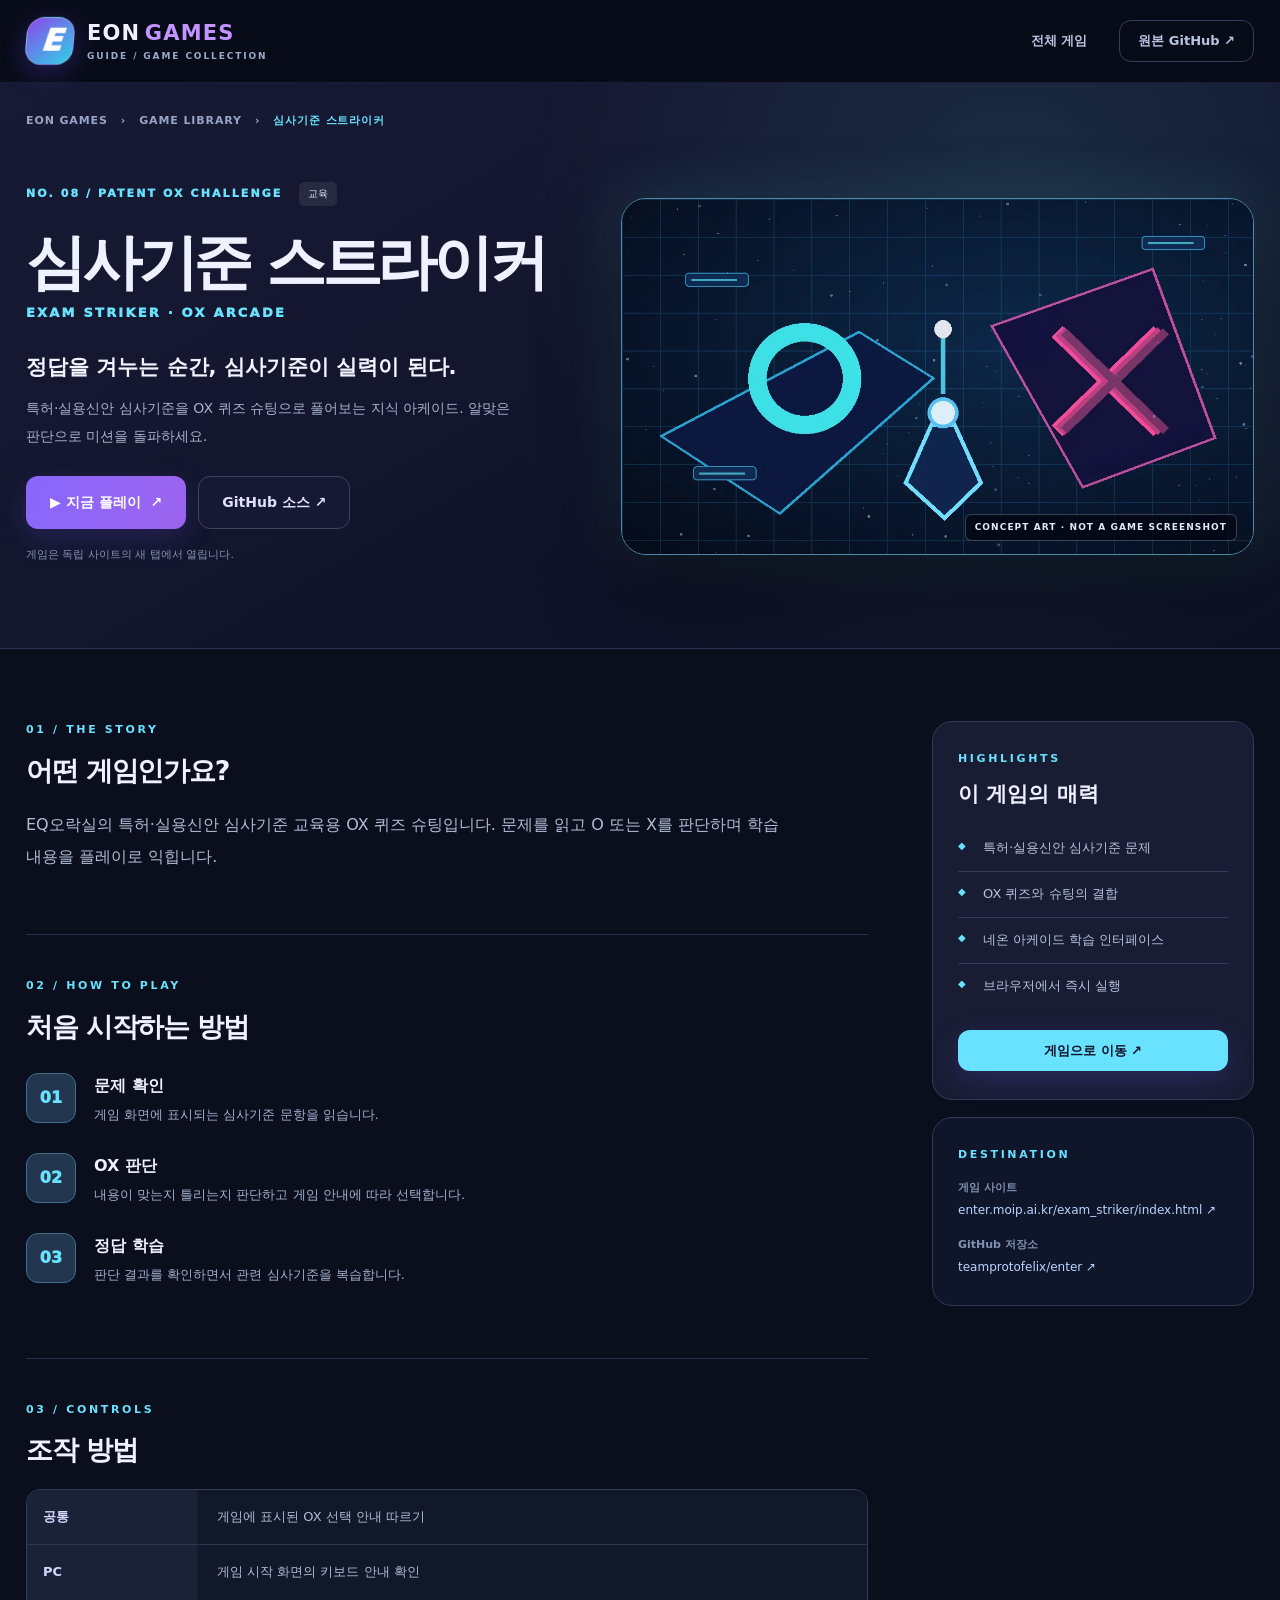
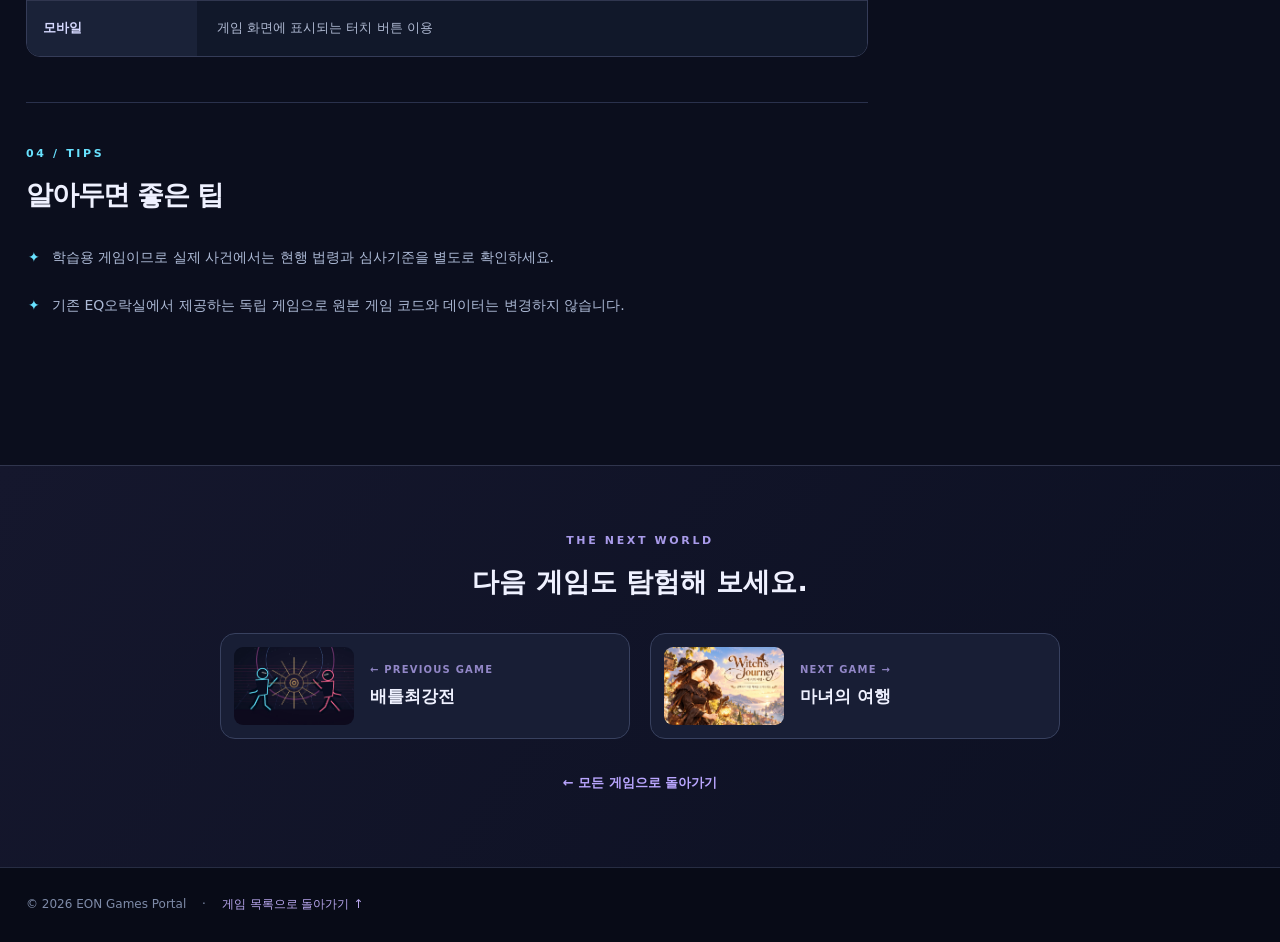
<file: games/striker.html>
<!doctype html><html lang="ko"><head><meta charset="utf-8"><meta name="viewport" content="width=device-width,initial-scale=1"><meta name="theme-color" content="#080d1c"><meta name="description" content="특허·실용신안 심사기준을 OX 퀴즈 슈팅으로 풀어보는 지식 아케이드. 알맞은 판단으로 미션을 돌파하세요."><title>심사기준 스트라이커 | EON GAMES 게임 안내</title><link rel="icon" href="../favicon.svg" type="image/svg+xml"><link rel="stylesheet" href="../styles.css"><link rel="manifest" href="../manifest.webmanifest"></head><body class="detail-page" data-game-id="striker" style="--accent:var(--cyan)"><a class="skip-link" href="#main">본문으로 건너뛰기</a><header class="site-header"><div class="container header-row"><a class="brand" href="../index.html"><span class="brand-mark" aria-hidden="true">E</span><span class="brand-copy"><b>EON<span>GAMES</span></b><small>GUIDE / GAME COLLECTION</small></span></a><nav class="site-nav" aria-label="주요 메뉴"><a class="nav-link" href="../index.html#games">전체 게임</a><a class="nav-link nav-outline" href="https://github.com/teamprotofelix/enter" target="_blank" rel="noopener noreferrer">원본 GitHub ↗</a></nav><a class="mobile-nav-link" href="../index.html#games">← 목록으로</a></div></header><main id="main"><div class="detail-hero"><div class="container"><div class="detail-breadcrumb"><a href="../index.html">EON GAMES</a><span>›</span><a href="../index.html#games">GAME LIBRARY</a><span>›</span><strong>심사기준 스트라이커</strong></div><div class="detail-layout"><div class="detail-heading"><span class="detail-label">NO. 08 / PATENT OX CHALLENGE</span><span class="detail-genre">교육</span><h1>심사기준 스트라이커</h1><p class="detail-en">EXAM STRIKER · OX ARCADE</p><p class="detail-short">정답을 겨누는 순간, 심사기준이 실력이 된다.</p><p class="detail-description">특허·실용신안 심사기준을 OX 퀴즈 슈팅으로 풀어보는 지식 아케이드. 알맞은 판단으로 미션을 돌파하세요.</p><div class="detail-actions"><a class="btn btn-primary btn-large" href="https://enter.moip.ai.kr/exam_striker/index.html" data-play-link target="_blank" rel="noopener noreferrer">▶ 지금 플레이 <span aria-hidden="true">↗</span></a><a class="btn btn-ghost btn-large" href="https://github.com/teamprotofelix/enter" target="_blank" rel="noopener noreferrer">GitHub 소스 ↗</a></div><p class="external-note">게임은 독립 사이트의 새 탭에서 열립니다.</p></div><div class="detail-art"><img src="../assets/covers/striker.webp" alt="심사기준 스트라이커의 안내용 테마 일러스트. 실제 게임 화면은 아님" width="1200" height="675"><span>CONCEPT ART · NOT A GAME SCREENSHOT</span></div></div></div></div>
<section class="detail-content container"><div class="detail-main"><section class="detail-block"><p class="eyebrow">01 / THE STORY</p><h2>어떤 게임인가요?</h2><p class="rich-paragraph">EQ오락실의 특허·실용신안 심사기준 교육용 OX 퀴즈 슈팅입니다. 문제를 읽고 O 또는 X를 판단하며 학습 내용을 플레이로 익힙니다.</p></section><section class="detail-block"><p class="eyebrow">02 / HOW TO PLAY</p><h2>처음 시작하는 방법</h2><ol class="steps-list"><li><span class="step-index">01</span><div><h3>문제 확인</h3><p>게임 화면에 표시되는 심사기준 문항을 읽습니다.</p></div></li><li><span class="step-index">02</span><div><h3>OX 판단</h3><p>내용이 맞는지 틀리는지 판단하고 게임 안내에 따라 선택합니다.</p></div></li><li><span class="step-index">03</span><div><h3>정답 학습</h3><p>판단 결과를 확인하면서 관련 심사기준을 복습합니다.</p></div></li></ol></section><section class="detail-block"><p class="eyebrow">03 / CONTROLS</p><h2>조작 방법</h2><div class="controls-wrap"><table class="controls-table"><tbody><tr><th scope="row">공통</th><td>게임에 표시된 OX 선택 안내 따르기</td></tr><tr><th scope="row">PC</th><td>게임 시작 화면의 키보드 안내 확인</td></tr><tr><th scope="row">모바일</th><td>게임 화면에 표시되는 터치 버튼 이용</td></tr></tbody></table></div></section><section class="detail-block"><p class="eyebrow">04 / TIPS</p><h2>알아두면 좋은 팁</h2><ul class="tips-list"><li>학습용 게임이므로 실제 사건에서는 현행 법령과 심사기준을 별도로 확인하세요.</li><li>기존 EQ오락실에서 제공하는 독립 게임으로 원본 게임 코드와 데이터는 변경하지 않습니다.</li></ul></section></div><aside class="detail-aside"><div class="aside-card"><p class="eyebrow">HIGHLIGHTS</p><h2>이 게임의 매력</h2><ul class="features-list"><li>특허·실용신안 심사기준 문제</li><li>OX 퀴즈와 슈팅의 결합</li><li>네온 아케이드 학습 인터페이스</li><li>브라우저에서 즉시 실행</li></ul><a class="btn btn-primary full-width" href="https://enter.moip.ai.kr/exam_striker/index.html" data-play-link target="_blank" rel="noopener noreferrer">게임으로 이동 ↗</a></div><div class="aside-card aside-plain"><p class="eyebrow">DESTINATION</p><p class="link-label">게임 사이트</p><a class="url-link" href="https://enter.moip.ai.kr/exam_striker/index.html" target="_blank" rel="noopener noreferrer">enter.moip.ai.kr/exam_striker/index.html ↗</a><p class="link-label">GitHub 저장소</p><a class="url-link" href="https://github.com/teamprotofelix/enter" target="_blank" rel="noopener noreferrer">teamprotofelix/enter ↗</a></div></aside></section>
<section class="detail-next"><div class="container"><p class="eyebrow">THE NEXT WORLD</p><h2>다음 게임도 탐험해 보세요.</h2><div class="next-grid"><a class="next-card" href="battles.html"><img src="../assets/covers/battles.webp" decoding="async" alt="" width="1200" height="675"><div><small>← PREVIOUS GAME</small><b>배틀최강전</b></div></a><a class="next-card" href="witch-heal.html"><img src="../assets/covers/witch-heal.webp" decoding="async" alt="" width="1200" height="675"><div><small>NEXT GAME →</small><b>마녀의 여행</b></div></a></div><a class="back-library" href="../index.html#games">← 모든 게임으로 돌아가기</a></div></section></main><footer class="detail-footer"><div class="container">© 2026 EON Games Portal <span>·</span> <a href="../index.html">게임 목록으로 돌아가기 ↑</a></div></footer><script src="../detail.js" defer></script></body></html>
</file>
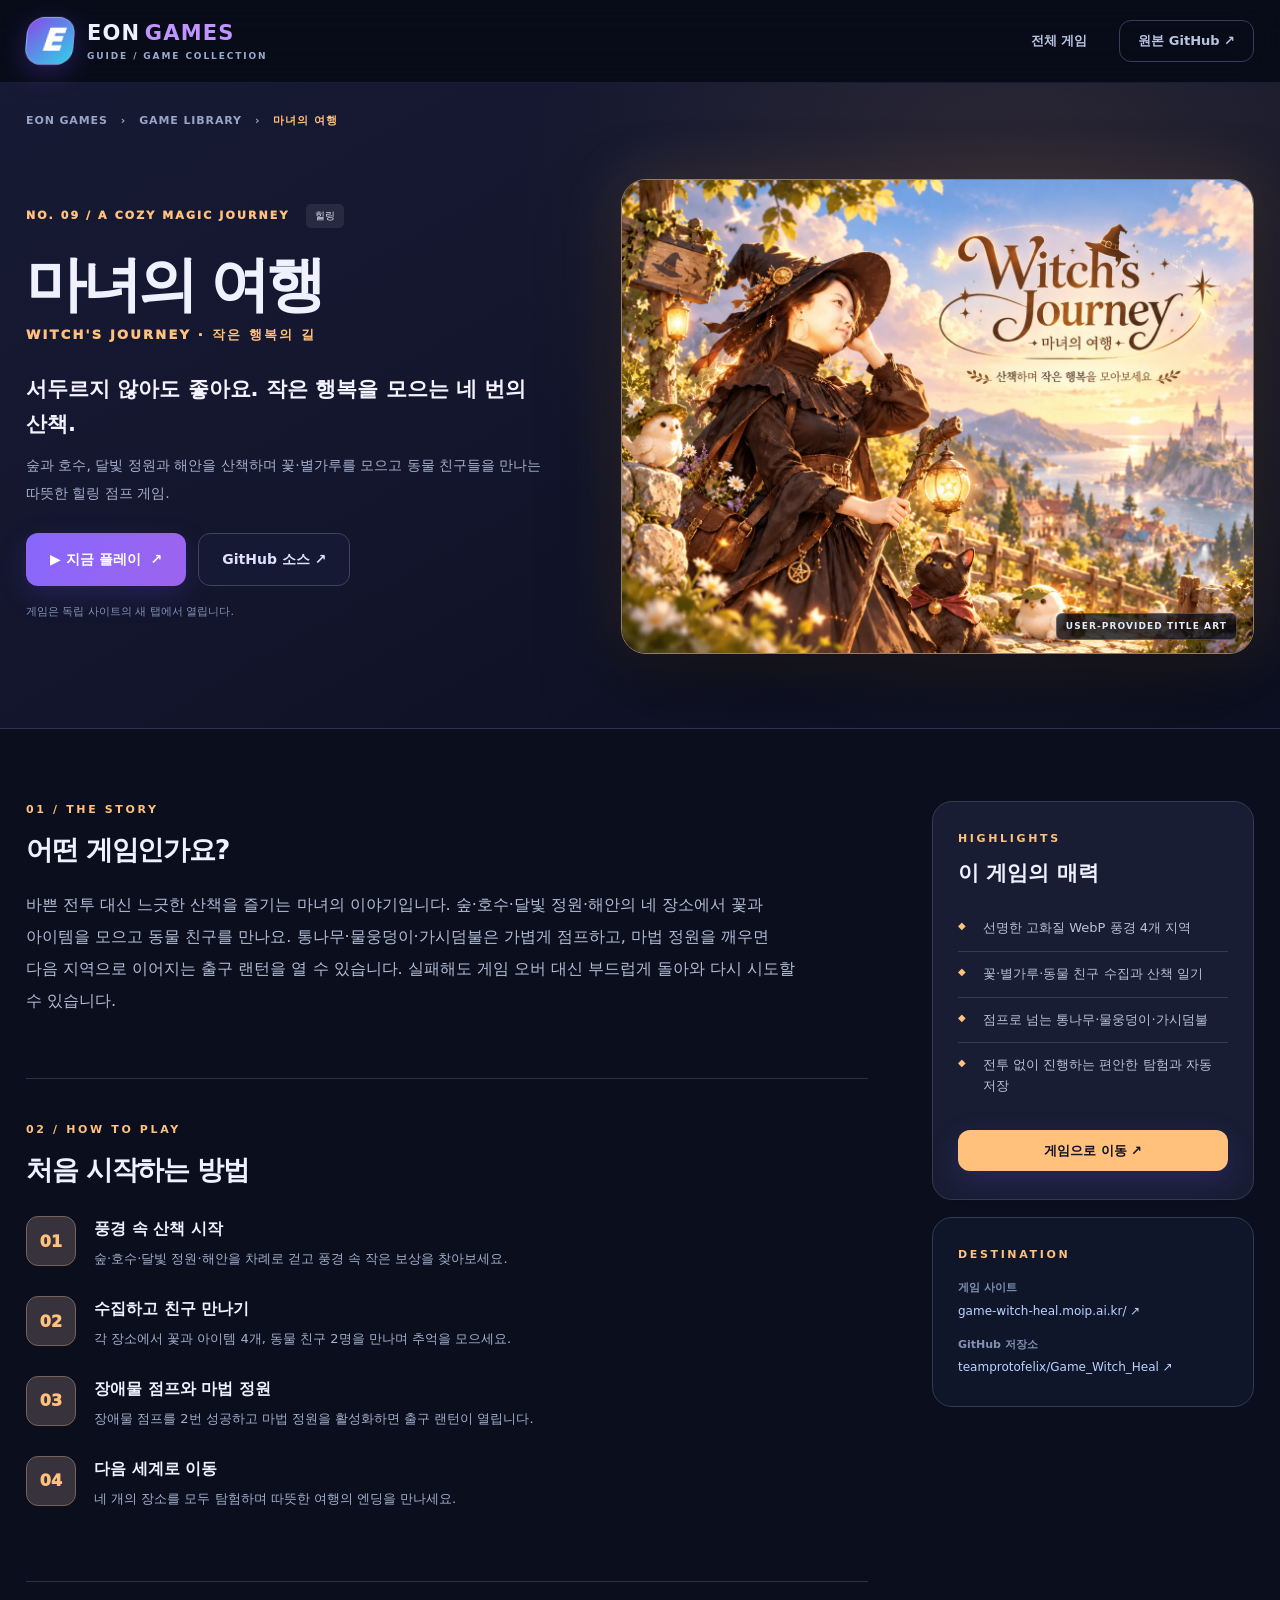
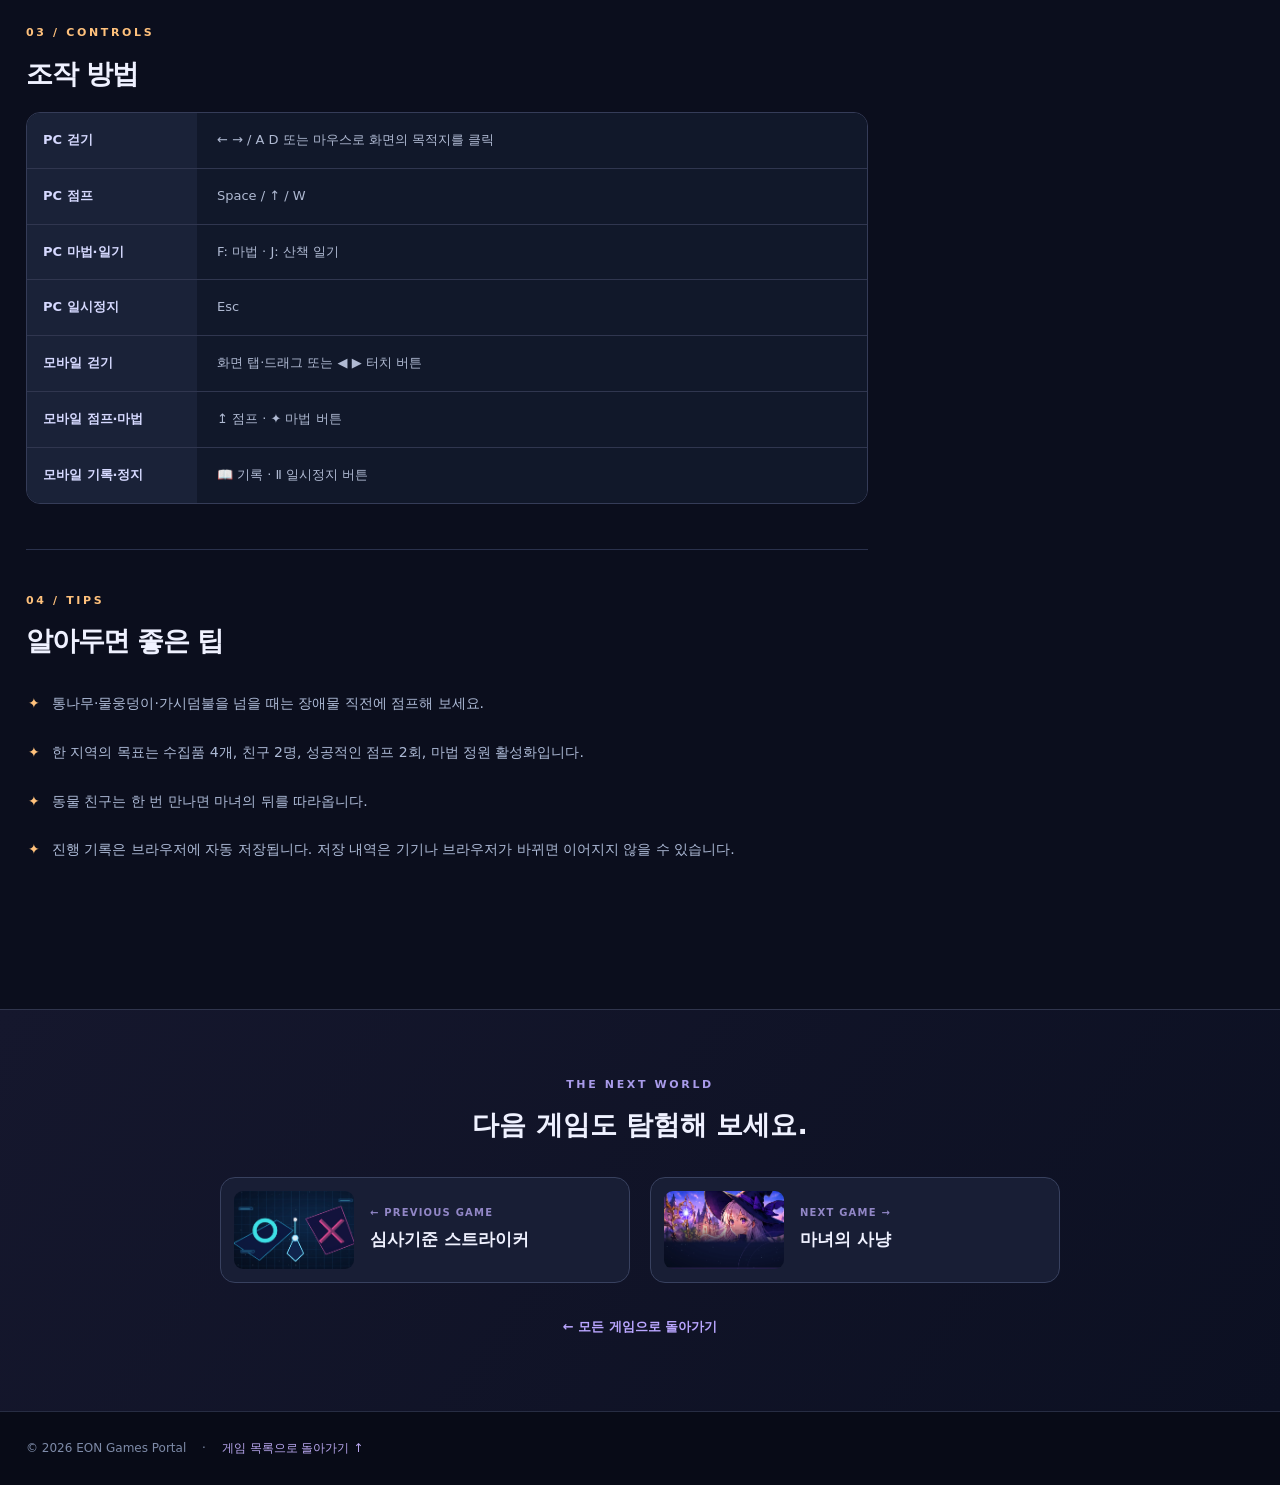
<file: games/witch-heal.html>
<!doctype html><html lang="ko"><head><meta charset="utf-8"><meta name="viewport" content="width=device-width,initial-scale=1"><meta name="theme-color" content="#080d1c"><meta name="description" content="숲과 호수, 달빛 정원과 해안을 산책하며 꽃·별가루를 모으고 동물 친구들을 만나는 따뜻한 힐링 점프 게임."><title>마녀의 여행 | EON GAMES 게임 안내</title><link rel="icon" href="../favicon.svg" type="image/svg+xml"><link rel="stylesheet" href="../styles.css"><link rel="manifest" href="../manifest.webmanifest"></head><body class="detail-page" data-game-id="witch-heal" style="--accent:var(--amber)"><a class="skip-link" href="#main">본문으로 건너뛰기</a><header class="site-header"><div class="container header-row"><a class="brand" href="../index.html"><span class="brand-mark" aria-hidden="true">E</span><span class="brand-copy"><b>EON<span>GAMES</span></b><small>GUIDE / GAME COLLECTION</small></span></a><nav class="site-nav" aria-label="주요 메뉴"><a class="nav-link" href="../index.html#games">전체 게임</a><a class="nav-link nav-outline" href="https://github.com/teamprotofelix/Game_Witch_Heal" target="_blank" rel="noopener noreferrer">원본 GitHub ↗</a></nav><a class="mobile-nav-link" href="../index.html#games">← 목록으로</a></div></header><main id="main"><div class="detail-hero"><div class="container"><div class="detail-breadcrumb"><a href="../index.html">EON GAMES</a><span>›</span><a href="../index.html#games">GAME LIBRARY</a><span>›</span><strong>마녀의 여행</strong></div><div class="detail-layout"><div class="detail-heading"><span class="detail-label">NO. 09 / A COZY MAGIC JOURNEY</span><span class="detail-genre">힐링</span><h1>마녀의 여행</h1><p class="detail-en">WITCH&#x27;S JOURNEY · 작은 행복의 길</p><p class="detail-short">서두르지 않아도 좋아요. 작은 행복을 모으는 네 번의 산책.</p><p class="detail-description">숲과 호수, 달빛 정원과 해안을 산책하며 꽃·별가루를 모으고 동물 친구들을 만나는 따뜻한 힐링 점프 게임.</p><div class="detail-actions"><a class="btn btn-primary btn-large" href="https://game-witch-heal.moip.ai.kr/" data-play-link target="_blank" rel="noopener noreferrer">▶ 지금 플레이 <span aria-hidden="true">↗</span></a><a class="btn btn-ghost btn-large" href="https://github.com/teamprotofelix/Game_Witch_Heal" target="_blank" rel="noopener noreferrer">GitHub 소스 ↗</a></div><p class="external-note">게임은 독립 사이트의 새 탭에서 열립니다.</p></div><div class="detail-art detail-art-full"><img src="../assets/details/witch-heal-full.webp" alt="마녀의 여행 사용자가 제공한 타이틀 일러스트" width="1280" height="960"><span>USER-PROVIDED TITLE ART</span></div></div></div></div>
<section class="detail-content container"><div class="detail-main"><section class="detail-block"><p class="eyebrow">01 / THE STORY</p><h2>어떤 게임인가요?</h2><p class="rich-paragraph">바쁜 전투 대신 느긋한 산책을 즐기는 마녀의 이야기입니다. 숲·호수·달빛 정원·해안의 네 장소에서 꽃과 아이템을 모으고 동물 친구를 만나요. 통나무·물웅덩이·가시덤불은 가볍게 점프하고, 마법 정원을 깨우면 다음 지역으로 이어지는 출구 랜턴을 열 수 있습니다. 실패해도 게임 오버 대신 부드럽게 돌아와 다시 시도할 수 있습니다.</p></section><section class="detail-block"><p class="eyebrow">02 / HOW TO PLAY</p><h2>처음 시작하는 방법</h2><ol class="steps-list"><li><span class="step-index">01</span><div><h3>풍경 속 산책 시작</h3><p>숲·호수·달빛 정원·해안을 차례로 걷고 풍경 속 작은 보상을 찾아보세요.</p></div></li><li><span class="step-index">02</span><div><h3>수집하고 친구 만나기</h3><p>각 장소에서 꽃과 아이템 4개, 동물 친구 2명을 만나며 추억을 모으세요.</p></div></li><li><span class="step-index">03</span><div><h3>장애물 점프와 마법 정원</h3><p>장애물 점프를 2번 성공하고 마법 정원을 활성화하면 출구 랜턴이 열립니다.</p></div></li><li><span class="step-index">04</span><div><h3>다음 세계로 이동</h3><p>네 개의 장소를 모두 탐험하며 따뜻한 여행의 엔딩을 만나세요.</p></div></li></ol></section><section class="detail-block"><p class="eyebrow">03 / CONTROLS</p><h2>조작 방법</h2><div class="controls-wrap"><table class="controls-table"><tbody><tr><th scope="row">PC 걷기</th><td>← → / A D 또는 마우스로 화면의 목적지를 클릭</td></tr><tr><th scope="row">PC 점프</th><td>Space / ↑ / W</td></tr><tr><th scope="row">PC 마법·일기</th><td>F: 마법 · J: 산책 일기</td></tr><tr><th scope="row">PC 일시정지</th><td>Esc</td></tr><tr><th scope="row">모바일 걷기</th><td>화면 탭·드래그 또는 ◀ ▶ 터치 버튼</td></tr><tr><th scope="row">모바일 점프·마법</th><td>↥ 점프 · ✦ 마법 버튼</td></tr><tr><th scope="row">모바일 기록·정지</th><td>📖 기록 · Ⅱ 일시정지 버튼</td></tr></tbody></table></div></section><section class="detail-block"><p class="eyebrow">04 / TIPS</p><h2>알아두면 좋은 팁</h2><ul class="tips-list"><li>통나무·물웅덩이·가시덤불을 넘을 때는 장애물 직전에 점프해 보세요.</li><li>한 지역의 목표는 수집품 4개, 친구 2명, 성공적인 점프 2회, 마법 정원 활성화입니다.</li><li>동물 친구는 한 번 만나면 마녀의 뒤를 따라옵니다.</li><li>진행 기록은 브라우저에 자동 저장됩니다. 저장 내역은 기기나 브라우저가 바뀌면 이어지지 않을 수 있습니다.</li></ul></section></div><aside class="detail-aside"><div class="aside-card"><p class="eyebrow">HIGHLIGHTS</p><h2>이 게임의 매력</h2><ul class="features-list"><li>선명한 고화질 WebP 풍경 4개 지역</li><li>꽃·별가루·동물 친구 수집과 산책 일기</li><li>점프로 넘는 통나무·물웅덩이·가시덤불</li><li>전투 없이 진행하는 편안한 탐험과 자동 저장</li></ul><a class="btn btn-primary full-width" href="https://game-witch-heal.moip.ai.kr/" data-play-link target="_blank" rel="noopener noreferrer">게임으로 이동 ↗</a></div><div class="aside-card aside-plain"><p class="eyebrow">DESTINATION</p><p class="link-label">게임 사이트</p><a class="url-link" href="https://game-witch-heal.moip.ai.kr/" target="_blank" rel="noopener noreferrer">game-witch-heal.moip.ai.kr/ ↗</a><p class="link-label">GitHub 저장소</p><a class="url-link" href="https://github.com/teamprotofelix/Game_Witch_Heal" target="_blank" rel="noopener noreferrer">teamprotofelix/Game_Witch_Heal ↗</a></div></aside></section>
<section class="detail-next"><div class="container"><p class="eyebrow">THE NEXT WORLD</p><h2>다음 게임도 탐험해 보세요.</h2><div class="next-grid"><a class="next-card" href="striker.html"><img src="../assets/covers/striker.webp" decoding="async" alt="" width="1200" height="675"><div><small>← PREVIOUS GAME</small><b>심사기준 스트라이커</b></div></a><a class="next-card" href="witch.html"><img src="../assets/covers/witch.webp" decoding="async" alt="" width="1200" height="675"><div><small>NEXT GAME →</small><b>마녀의 사냥</b></div></a></div><a class="back-library" href="../index.html#games">← 모든 게임으로 돌아가기</a></div></section></main><footer class="detail-footer"><div class="container">© 2026 EON Games Portal <span>·</span> <a href="../index.html">게임 목록으로 돌아가기 ↑</a></div></footer><script src="../detail.js" defer></script></body></html>
</file>
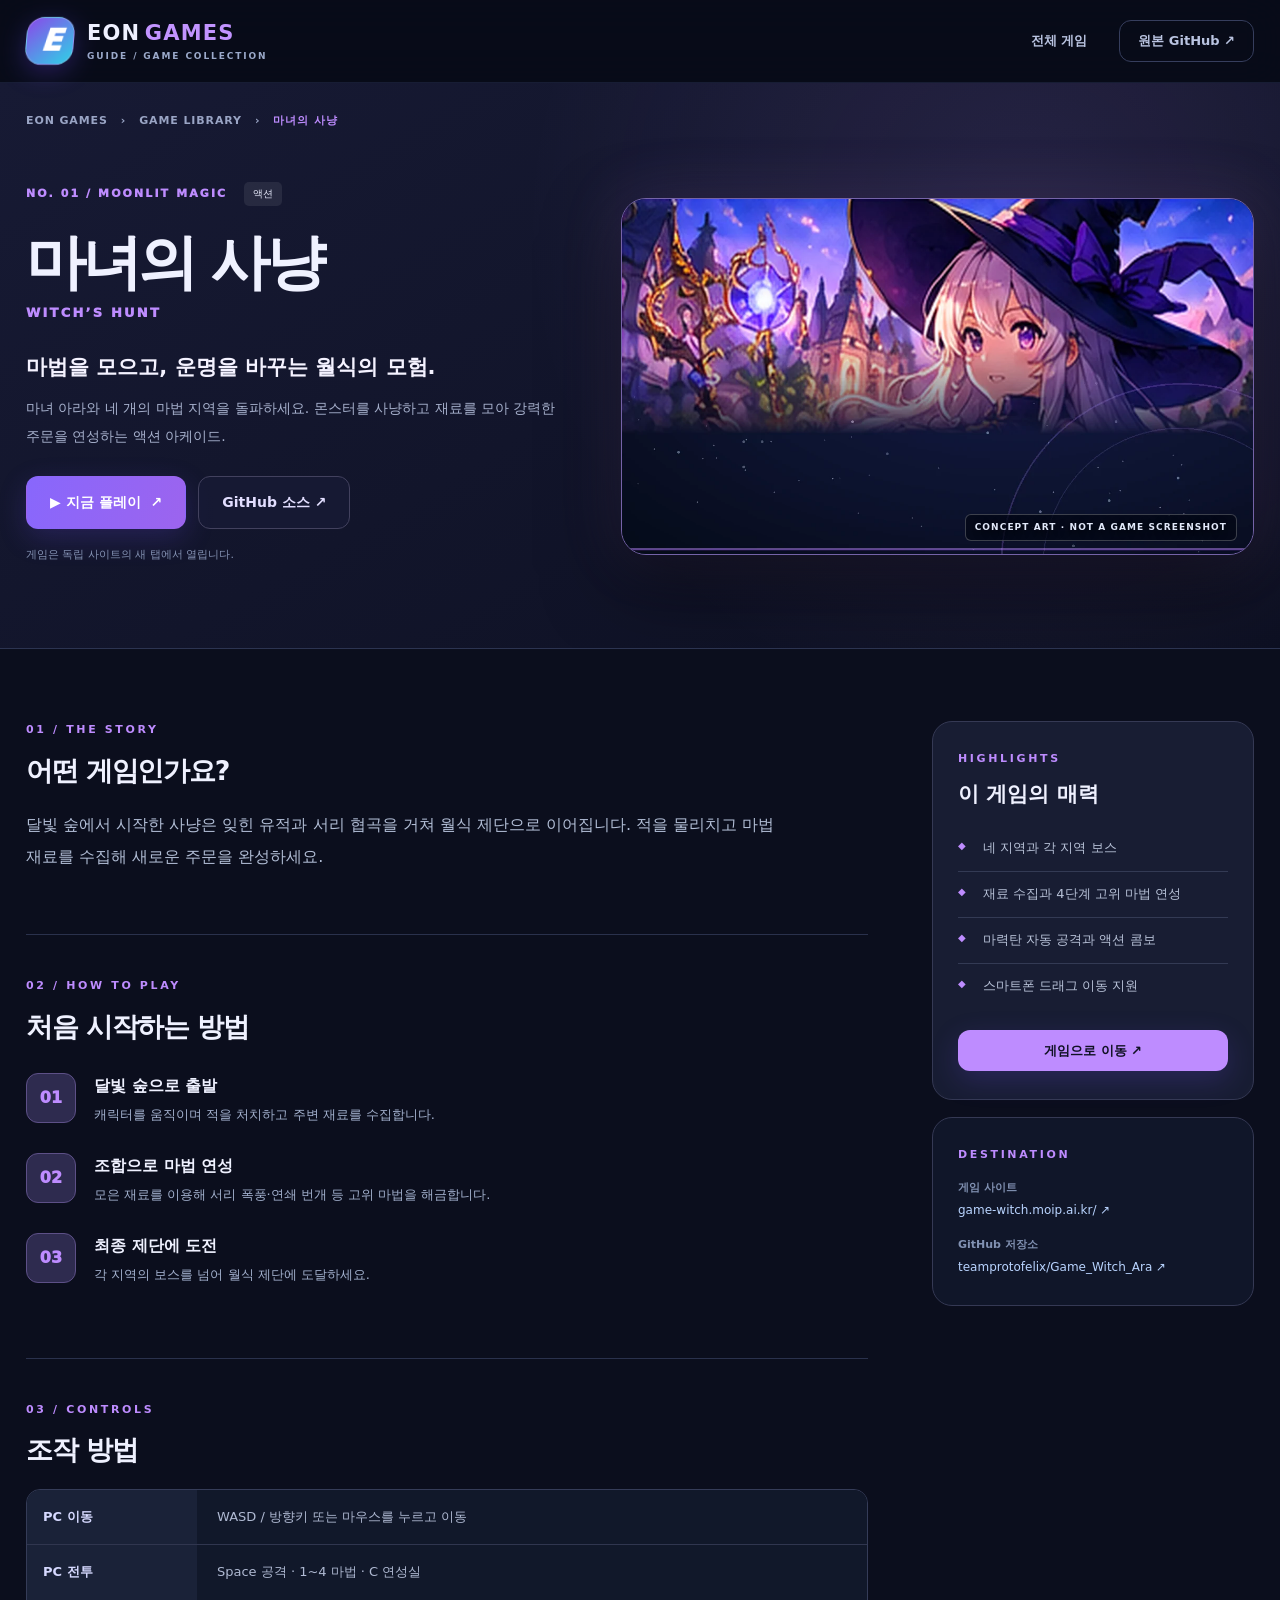
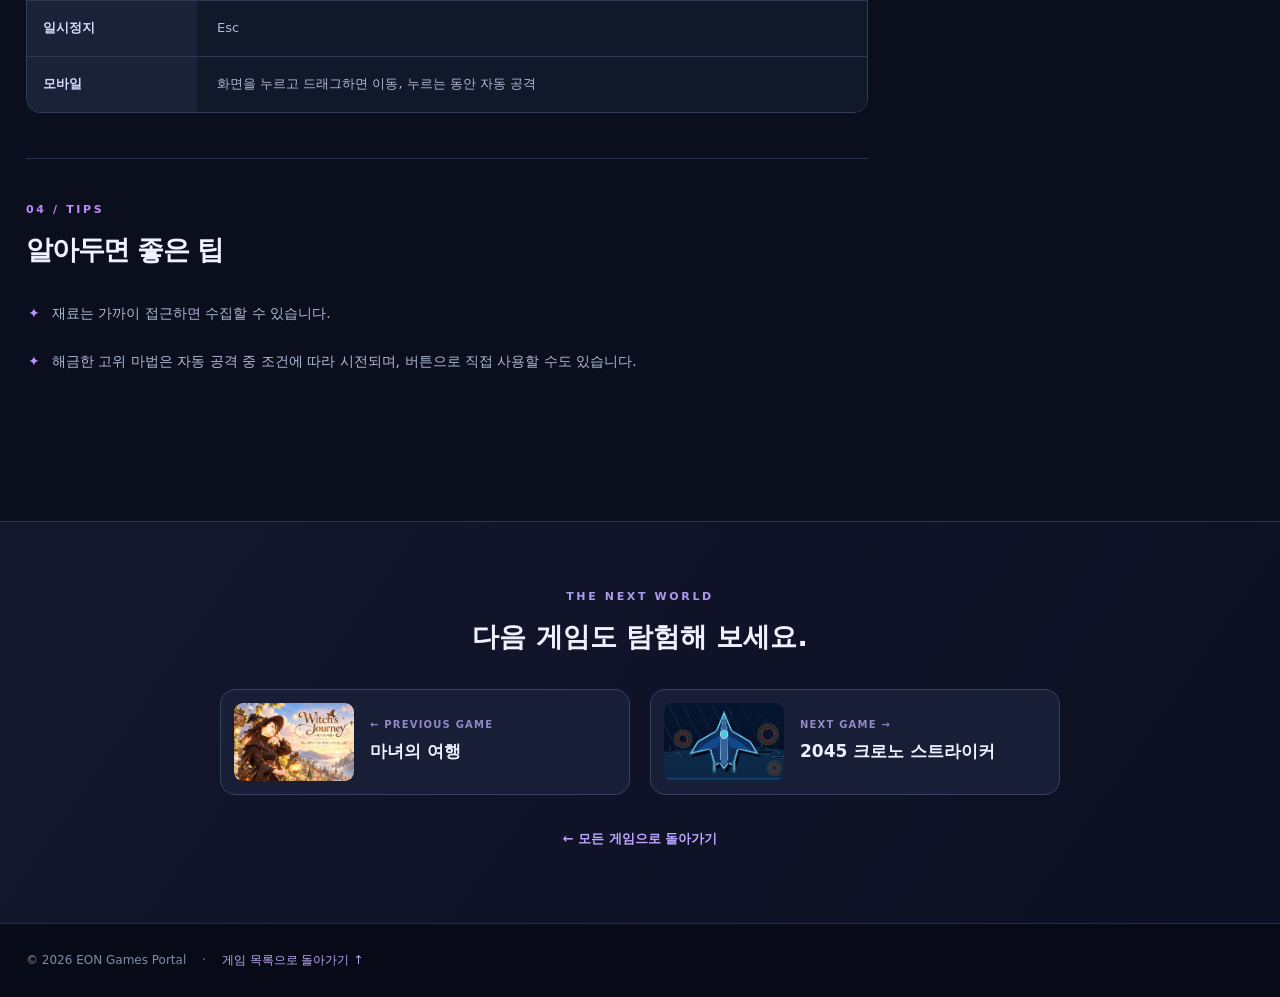
<file: games/witch.html>
<!doctype html><html lang="ko"><head><meta charset="utf-8"><meta name="viewport" content="width=device-width,initial-scale=1"><meta name="theme-color" content="#080d1c"><meta name="description" content="마녀 아라와 네 개의 마법 지역을 돌파하세요. 몬스터를 사냥하고 재료를 모아 강력한 주문을 연성하는 액션 아케이드."><title>마녀의 사냥 | EON GAMES 게임 안내</title><link rel="icon" href="../favicon.svg" type="image/svg+xml"><link rel="stylesheet" href="../styles.css"><link rel="manifest" href="../manifest.webmanifest"></head><body class="detail-page" data-game-id="witch" style="--accent:var(--violet)"><a class="skip-link" href="#main">본문으로 건너뛰기</a><header class="site-header"><div class="container header-row"><a class="brand" href="../index.html"><span class="brand-mark" aria-hidden="true">E</span><span class="brand-copy"><b>EON<span>GAMES</span></b><small>GUIDE / GAME COLLECTION</small></span></a><nav class="site-nav" aria-label="주요 메뉴"><a class="nav-link" href="../index.html#games">전체 게임</a><a class="nav-link nav-outline" href="https://github.com/teamprotofelix/Game_Witch_Ara" target="_blank" rel="noopener noreferrer">원본 GitHub ↗</a></nav><a class="mobile-nav-link" href="../index.html#games">← 목록으로</a></div></header><main id="main"><div class="detail-hero"><div class="container"><div class="detail-breadcrumb"><a href="../index.html">EON GAMES</a><span>›</span><a href="../index.html#games">GAME LIBRARY</a><span>›</span><strong>마녀의 사냥</strong></div><div class="detail-layout"><div class="detail-heading"><span class="detail-label">NO. 01 / MOONLIT MAGIC</span><span class="detail-genre">액션</span><h1>마녀의 사냥</h1><p class="detail-en">WITCH’S HUNT</p><p class="detail-short">마법을 모으고, 운명을 바꾸는 월식의 모험.</p><p class="detail-description">마녀 아라와 네 개의 마법 지역을 돌파하세요. 몬스터를 사냥하고 재료를 모아 강력한 주문을 연성하는 액션 아케이드.</p><div class="detail-actions"><a class="btn btn-primary btn-large" href="https://game-witch.moip.ai.kr/" data-play-link target="_blank" rel="noopener noreferrer">▶ 지금 플레이 <span aria-hidden="true">↗</span></a><a class="btn btn-ghost btn-large" href="https://github.com/teamprotofelix/Game_Witch_Ara" target="_blank" rel="noopener noreferrer">GitHub 소스 ↗</a></div><p class="external-note">게임은 독립 사이트의 새 탭에서 열립니다.</p></div><div class="detail-art"><img src="../assets/covers/witch.webp" alt="마녀의 사냥의 안내용 테마 일러스트. 실제 게임 화면은 아님" width="1200" height="675"><span>CONCEPT ART · NOT A GAME SCREENSHOT</span></div></div></div></div>
<section class="detail-content container"><div class="detail-main"><section class="detail-block"><p class="eyebrow">01 / THE STORY</p><h2>어떤 게임인가요?</h2><p class="rich-paragraph">달빛 숲에서 시작한 사냥은 잊힌 유적과 서리 협곡을 거쳐 월식 제단으로 이어집니다. 적을 물리치고 마법 재료를 수집해 새로운 주문을 완성하세요.</p></section><section class="detail-block"><p class="eyebrow">02 / HOW TO PLAY</p><h2>처음 시작하는 방법</h2><ol class="steps-list"><li><span class="step-index">01</span><div><h3>달빛 숲으로 출발</h3><p>캐릭터를 움직이며 적을 처치하고 주변 재료를 수집합니다.</p></div></li><li><span class="step-index">02</span><div><h3>조합으로 마법 연성</h3><p>모은 재료를 이용해 서리 폭풍·연쇄 번개 등 고위 마법을 해금합니다.</p></div></li><li><span class="step-index">03</span><div><h3>최종 제단에 도전</h3><p>각 지역의 보스를 넘어 월식 제단에 도달하세요.</p></div></li></ol></section><section class="detail-block"><p class="eyebrow">03 / CONTROLS</p><h2>조작 방법</h2><div class="controls-wrap"><table class="controls-table"><tbody><tr><th scope="row">PC 이동</th><td>WASD / 방향키 또는 마우스를 누르고 이동</td></tr><tr><th scope="row">PC 전투</th><td>Space 공격 · 1~4 마법 · C 연성실</td></tr><tr><th scope="row">일시정지</th><td>Esc</td></tr><tr><th scope="row">모바일</th><td>화면을 누르고 드래그하면 이동, 누르는 동안 자동 공격</td></tr></tbody></table></div></section><section class="detail-block"><p class="eyebrow">04 / TIPS</p><h2>알아두면 좋은 팁</h2><ul class="tips-list"><li>재료는 가까이 접근하면 수집할 수 있습니다.</li><li>해금한 고위 마법은 자동 공격 중 조건에 따라 시전되며, 버튼으로 직접 사용할 수도 있습니다.</li></ul></section></div><aside class="detail-aside"><div class="aside-card"><p class="eyebrow">HIGHLIGHTS</p><h2>이 게임의 매력</h2><ul class="features-list"><li>네 지역과 각 지역 보스</li><li>재료 수집과 4단계 고위 마법 연성</li><li>마력탄 자동 공격과 액션 콤보</li><li>스마트폰 드래그 이동 지원</li></ul><a class="btn btn-primary full-width" href="https://game-witch.moip.ai.kr/" data-play-link target="_blank" rel="noopener noreferrer">게임으로 이동 ↗</a></div><div class="aside-card aside-plain"><p class="eyebrow">DESTINATION</p><p class="link-label">게임 사이트</p><a class="url-link" href="https://game-witch.moip.ai.kr/" target="_blank" rel="noopener noreferrer">game-witch.moip.ai.kr/ ↗</a><p class="link-label">GitHub 저장소</p><a class="url-link" href="https://github.com/teamprotofelix/Game_Witch_Ara" target="_blank" rel="noopener noreferrer">teamprotofelix/Game_Witch_Ara ↗</a></div></aside></section>
<section class="detail-next"><div class="container"><p class="eyebrow">THE NEXT WORLD</p><h2>다음 게임도 탐험해 보세요.</h2><div class="next-grid"><a class="next-card" href="witch-heal.html"><img src="../assets/covers/witch-heal.webp" decoding="async" alt="" width="1200" height="675"><div><small>← PREVIOUS GAME</small><b>마녀의 여행</b></div></a><a class="next-card" href="chrono.html"><img src="../assets/covers/chrono.webp" decoding="async" alt="" width="1200" height="675"><div><small>NEXT GAME →</small><b>2045 크로노 스트라이커</b></div></a></div><a class="back-library" href="../index.html#games">← 모든 게임으로 돌아가기</a></div></section></main><footer class="detail-footer"><div class="container">© 2026 EON Games Portal <span>·</span> <a href="../index.html">게임 목록으로 돌아가기 ↑</a></div></footer><script src="../detail.js" defer></script></body></html>
</file>
<file: styles.css>
:root{--bg:#090c19;--surface:#11172a;--surface2:#171e34;--line:#2c344f;--text:#eff1ff;--muted:#9da7c1;--violet:#be8cff;--blue:#65b8ff;--green:#51dfa6;--amber:#ffc17c;--pink:#ff8fca;--gold:#edbd6b;--coral:#ff798f;--cyan:#68e2ff;--radius:23px;--max:1260px;color-scheme:dark}*{box-sizing:border-box}html{scroll-behavior:smooth;scroll-padding-top:88px}body{margin:0;background:var(--bg);color:var(--text);font:16px/1.6 system-ui,-apple-system,BlinkMacSystemFont,"Segoe UI","Malgun Gothic","Apple SD Gothic Neo",sans-serif;-webkit-font-smoothing:antialiased;word-break:keep-all}button,input,select{font:inherit}button{cursor:pointer}a{color:inherit;text-decoration:none}img{display:block;max-width:100%}::selection{background:#6352ae;color:#fff}a:focus-visible,button:focus-visible,input:focus-visible,select:focus-visible{outline:3px solid #a2e6ff;outline-offset:4px}.container{width:min(calc(100% - 52px),var(--max));margin-inline:auto}.sr-only{position:absolute!important;width:1px;height:1px;padding:0;margin:-1px;overflow:hidden;clip:rect(0,0,0,0);white-space:nowrap;border:0}.skip-link{position:fixed;z-index:100;top:-100px;left:20px;background:#fff;color:#000;padding:12px 20px;border-radius:8px}.skip-link:focus{top:16px}.site-header{position:relative;z-index:20;background:rgba(8,11,25,.91);border-bottom:1px solid rgba(143,159,255,.12);backdrop-filter:blur(20px)}.header-row{height:82px;display:flex;align-items:center;justify-content:space-between;gap:24px}.brand{display:inline-flex;align-items:center;gap:13px;flex-shrink:0}.brand-mark{width:48px;height:48px;display:grid;place-items:center;color:#fff;border:1px solid rgba(255,255,255,.24);background:linear-gradient(140deg,#7b56ec,#3bbce2);border-radius:17px;font-size:32px;box-shadow:0 7px 25px #7144f74b}.brand-copy{display:flex;flex-direction:column;line-height:1.15}.brand-copy b{font-size:21px;font-weight:900;letter-spacing:.02em}.brand-copy b span{color:#c294ff;margin-left:6px}.brand-copy small{color:#9baaca;font-weight:700;font-size:9px;letter-spacing:.21em;margin-top:6px}.site-nav{display:flex;align-items:center;gap:32px;font-size:13px;font-weight:700;color:#bac4e1}.nav-link{transition:color .2s}.nav-link:hover,.nav-link.active{color:#fff}.nav-outline{padding:10px 18px;border:1px solid #363e5d;border-radius:12px}.nav-outline:hover{border-color:#8e8cda;background:#252b48}.mobile-nav-link{display:none;color:#d8dcff;font-size:13px;font-weight:750}.hero{position:relative;overflow:hidden;background:radial-gradient(circle at 85% 38%,#1a2362 0,transparent 39%),radial-gradient(circle at 15% 10%,#3e2065 0,transparent 47%),linear-gradient(120deg,#0d1024,#10152d 52%,#0b1126);border-bottom:1px solid #293356}.hero:after{content:"";position:absolute;left:-20%;right:-20%;bottom:-60px;height:190px;background:radial-gradient(ellipse at center,#4c2c94a0 0,transparent 63%);pointer-events:none}.hero-grid-lines{position:absolute;inset:0;opacity:.25;background-image:linear-gradient(#6e85eb12 1px,transparent 1px),linear-gradient(90deg,#6e85eb12 1px,transparent 1px);background-size:42px 42px;mask-image:linear-gradient(90deg,transparent,#000)}.hero-inner{position:relative;z-index:1;display:grid;grid-template-columns:1.04fr 1fr;align-items:center;min-height:550px;gap:24px;padding-block:58px 38px}.eyebrow{font-size:11px;font-weight:900;letter-spacing:.24em;color:#a6a9ff;margin:0 0 21px}.pulse-dot{display:inline-block;width:8px;height:8px;margin-right:10px;border-radius:50%;background:#75f9c9;box-shadow:0 0 12px #75f9c9}.hero h1{font-size:clamp(38px,4.7vw,66px);font-weight:900;line-height:1.28;letter-spacing:-.068em;margin:0}.hero h1 em{font-style:normal;background:linear-gradient(105deg,#a6a5ff 4%,#bd85fc 48%,#66e7f1 100%);color:transparent;background-clip:text}.hero-desc{color:#b7c0d9;font-size:17px;line-height:1.9;max-width:485px;margin:25px 0 32px}.hero-ctas{display:flex;flex-wrap:wrap;align-items:center;gap:12px}.btn{border:1px solid transparent;border-radius:12px;padding:11px 18px;display:inline-flex;gap:10px;align-items:center;justify-content:center;white-space:nowrap;text-align:center;font-weight:800;font-size:13px;transition:transform .2s,background-color .2s,border-color .2s,box-shadow .2s;line-height:1.35}.btn:hover{transform:translateY(-2px)}.btn:active{transform:translateY(0)}.btn-large{padding:16px 23px;font-size:14px}.btn-primary{background:linear-gradient(110deg,#8867fc,#9c64ee);color:#fff;box-shadow:0 9px 28px #7150f334}.btn-primary:hover{box-shadow:0 12px 35px #7150f35a}.btn-ghost{background:rgba(25,27,55,.68);border-color:#42415e;color:#e2deff}.btn-ghost:hover{background:#303054;border-color:#9b82ea}.hero-stats{display:flex;gap:29px;margin-top:54px}.hero-stats>div{display:flex;flex-direction:column;gap:4px;border-right:1px solid #464563;padding-right:29px}.hero-stats>div:last-child{border:0}.hero-stats strong{font-size:27px;line-height:1;font-weight:900;letter-spacing:-.04em}.hero-stats span{font-size:9px;letter-spacing:.12em;color:#a0a9c6;font-weight:800}.hero-visual{position:relative;margin-right:-30px}.hero-visual>img{width:100%;height:390px;object-fit:cover;object-position:center;border-radius:35px;border:1px solid #6876d35e;box-shadow:0 20px 80px #08091aaa,0 0 70px #5d35bb25;mask-image:linear-gradient(90deg,transparent 0,#000 8%,#000 98%)}.hero-floating{position:absolute;backdrop-filter:blur(13px);border:1px solid #8189cf8c;background:#171d39dd;border-radius:13px;box-shadow:0 12px 35px #03071891}.hero-floating-top{top:18px;right:0;padding:11px 17px;font-size:10px;letter-spacing:.08em;font-weight:900;color:#b8c9ed}.hero-floating-top span{color:#7fffbf;margin-right:9px}.hero-floating-top b{display:block;font-size:11px;color:#fff;margin:5px 0 0 23px}.hero-floating-bottom{left:7px;bottom:19px;display:flex;align-items:center;gap:11px;padding:13px 19px}.hero-floating-bottom>span{color:#f9c5fa;font-size:28px}.hero-floating-bottom b,.hero-floating-bottom small{display:block}.hero-floating-bottom b{font-size:12px;letter-spacing:.12em}.hero-floating-bottom small{color:#91a5cf;font-size:9px;letter-spacing:.1em;margin-top:4px}.hero-note{position:relative;z-index:2;text-align:right;font-size:10px;color:#828fb2;padding-bottom:16px}.world-section{padding:92px 0 100px;background:radial-gradient(circle at 5% 40%,#24154436 0,transparent 38%),var(--bg)}.section-heading{display:flex;align-items:flex-start;justify-content:space-between;gap:20px;margin-bottom:32px}.section-heading h2,.guide-heading h2{margin:0;font-size:clamp(30px,3.2vw,44px);line-height:1.22;letter-spacing:-.06em;font-weight:900}.section-heading h2 span{color:#a687ff;font-size:23px;vertical-align:top;margin-left:8px}.section-heading p:not(.eyebrow){color:#99a5bf;font-size:14px;margin:15px 0 0}.section-spark{color:#544d80;font-size:82px;line-height:1}.toolbar{background:#12192b;border:1px solid #2c3450;border-radius:19px;padding:17px 19px;margin-bottom:25px}.search-box{display:flex;align-items:center;gap:13px;background:#090e1e;border:1px solid #303a55;padding:0 16px;border-radius:11px;min-height:52px}.search-box:focus-within{border-color:#9388eb}.search-box>span:not(.sr-only){font-size:28px;color:#8998bf;line-height:1}.search-box input{min-width:0;width:100%;border:0;outline:0;background:transparent;color:#fff;font-size:14px;padding:12px 0}.search-box input::placeholder{color:#667490}.search-box kbd{font-family:inherit;border:1px solid #4d536d;border-radius:5px;color:#8692ad;padding:1px 8px;font-size:12px}.toolbar-bottom{display:flex;align-items:center;justify-content:space-between;gap:18px;margin-top:14px}.filters{display:flex;gap:8px;flex-wrap:wrap}.filter{border:1px solid #363e57;background:#1b2235;color:#aebbd7;border-radius:8px;padding:8px 14px;font-size:12px;font-weight:800;transition:.2s}.filter:hover{color:#fff;border-color:#8277d4}.filter.active{background:#7764d8;border-color:#9f91f4;color:white;box-shadow:0 4px 13px #6348c84a}.sort-box{white-space:nowrap;color:#8997b7;font-size:12px}.sort-box select{color:#d9e1f8;background:#171e32;border:1px solid #37415e;border-radius:8px;padding:8px 12px;margin-left:4px;cursor:pointer}.results-line{display:flex;justify-content:space-between;align-items:center;margin:4px 0 17px;gap:20px}.results-line p{color:#c1c9df;margin:0;font-size:13px;font-weight:800}.results-line>span{color:#717d9e;letter-spacing:.16em;font-size:10px;font-weight:850}.cards-grid{display:grid;grid-template-columns:repeat(4,minmax(0,1fr));gap:20px}.game-card{--accent:var(--violet);background:linear-gradient(160deg,#181e35,#121728);border:1px solid #313751;border-radius:20px;overflow:hidden;min-width:0;display:flex;flex-direction:column;box-shadow:0 14px 29px #04091620;transition:transform .25s,border-color .25s,box-shadow .25s}.game-card:hover{transform:translateY(-6px);border-color:var(--accent);box-shadow:0 19px 48px #05071785,0 0 22px color-mix(in srgb,var(--accent) 14%,transparent)}.card-cover{position:relative;overflow:hidden;display:block;aspect-ratio:1.85;background:#10152b;border-bottom:1px solid #363858}.card-cover:after{content:"";position:absolute;inset:0;background:linear-gradient(180deg,transparent 36%,#0c1120b8 100%);pointer-events:none}.card-cover img{width:100%;height:100%;object-fit:cover;transition:transform .45s}.game-card:hover .card-cover img{transform:scale(1.06)}.cover-label{position:absolute;bottom:13px;left:15px;z-index:1;color:#fff;font-weight:950;font-size:9px;letter-spacing:.14em;text-shadow:0 1px 8px #000}.card-content{padding:17px;display:flex;flex-direction:column;flex:1}.card-top{display:flex;justify-content:space-between;align-items:center}.genre-chip{background:color-mix(in srgb,var(--accent) 13%,#111626);border:1px solid color-mix(in srgb,var(--accent) 39%,#202439);color:var(--accent);padding:4px 10px;border-radius:7px;font-size:10px;font-weight:950}.favorite-btn{display:grid;place-items:center;border:0;background:transparent;color:#8d99b4;font-size:27px;width:35px;height:35px;line-height:1;border-radius:7px}.favorite-btn:hover,.favorite-btn[aria-pressed="true"]{color:#f88cbf;background:#f88cbf12}.card-content h3{margin:7px 0 0;font-size:21px;font-weight:900;letter-spacing:-.045em;line-height:1.35}.game-en{font-size:9px;color:var(--accent);letter-spacing:.15em;font-weight:900;margin:6px 0 0;min-height:16px}.card-desc{font-size:12px;color:#9ea9c3;line-height:1.75;margin:13px 0 20px;min-height:83px;flex:1}.card-actions{display:grid;grid-template-columns:1fr 1fr;gap:9px}.card-actions .btn{font-size:12px;padding:11px 7px;border-radius:9px}.btn-play{background:var(--accent);color:#070e20}.btn-play:hover{filter:brightness(1.1)}.btn-guide{border-color:#48516e;color:#d7dff4;background:#1c2439}.btn-guide:hover{border-color:var(--accent);background:#252c47}.game-card[hidden]{display:none!important}.empty-state{text-align:center;background:#11172a;border:1px dashed #41476b;border-radius:20px;padding:54px 20px}.empty-state[hidden]{display:none}.empty-state span{font-size:56px;color:#9578dc}.empty-state h3{font-size:24px;margin:8px 0}.empty-state p{color:#a2abc5}.guide-section{padding:90px 0 94px;border-top:1px solid #222a48;background:linear-gradient(160deg,#11152c,#0a0e1d 68%)}.guide-heading{text-align:center;max-width:810px;margin:auto}.guide-heading p:not(.eyebrow){color:#9caac8;margin-top:19px;font-size:15px}.guide-panels{display:grid;grid-template-columns:repeat(3,1fr);gap:18px;margin-top:45px}.guide-panel{border:1px solid #343855;border-radius:19px;background:linear-gradient(145deg,#1b2037,#111629);padding:32px 28px;min-height:230px}.guide-icon{display:inline-grid;place-items:center;width:52px;height:52px;border:1px solid #846eff;background:#493e8652;color:#bba8ff;border-radius:14px;font-size:15px;font-weight:900}.guide-panel h3{font-size:20px;margin:20px 0 10px}.guide-panel p{font-size:13px;line-height:1.9;color:#a8b2ca;margin:0}.guide-bottom{margin-top:30px;display:flex;justify-content:space-between;align-items:center;gap:16px;color:#aab5d3;font-size:12px}.guide-bottom a{color:#bda9ff;font-weight:800}.footer{background:#080b17;border-top:1px solid #242a42}.footer-main{padding:48px 0 37px;display:flex;justify-content:space-between;gap:20px}.footer-brand{font-size:19px;letter-spacing:.04em;font-weight:950}.footer-brand span{color:#b28aff}.footer-main p{font-size:12px;line-height:1.9;color:#8996b2}.footer-links{display:flex;align-items:flex-start;gap:25px;color:#c2cee5;font-size:12px;font-weight:750}.footer-links a:hover{color:#c9b0ff}.footer-bottom{border-top:1px solid #252b41;padding:20px 0 25px;display:flex;justify-content:space-between;gap:10px;color:#6e7898;font-size:12px}.toast{position:fixed;z-index:100;left:50%;bottom:25px;transform:translate(-50%,20px);padding:13px 22px;border:1px solid #7d78b7;border-radius:11px;background:#282842;color:#fff;font-size:13px;box-shadow:0 20px 50px #0009;opacity:0;pointer-events:none;transition:.22s}.toast.show{opacity:1;transform:translate(-50%,0)}
/* Detail pages */
.detail-page{background:#0b0e1d}.detail-hero{position:relative;overflow:hidden;padding:29px 0 74px;border-bottom:1px solid #2c3451;background:radial-gradient(circle at 80% 25%,color-mix(in srgb,var(--accent) 12%,transparent),transparent 45%),linear-gradient(150deg,#171a34,#0d1022)}.detail-breadcrumb{display:flex;align-items:center;gap:13px;color:#9aa5c5;font-size:11px;letter-spacing:.08em;margin-bottom:49px;font-weight:750}.detail-breadcrumb a:hover{color:white}.detail-breadcrumb strong{color:var(--accent)}.detail-layout{display:grid;grid-template-columns:.92fr 1.08fr;gap:56px;align-items:center}.detail-label{font-size:11px;letter-spacing:.19em;font-weight:950;color:var(--accent)}.detail-genre{display:inline-block;margin-left:17px;background:#ffffff14;color:#e6e9fa;border-radius:5px;padding:4px 9px;font-size:10px}.detail-heading h1{font-size:clamp(39px,4.7vw,64px);line-height:1.2;letter-spacing:-.07em;margin:20px 0 5px;font-weight:950}.detail-en{font-weight:950;font-size:13px;letter-spacing:.17em;color:var(--accent);margin:0 0 26px}.detail-short{font-size:21px;font-weight:850;color:#f4f2ff;line-height:1.65;margin:0 0 11px}.detail-description{color:#a6b0cc;line-height:1.95;font-size:14px;margin:0 0 26px}.detail-actions{display:flex;gap:12px;flex-wrap:wrap}.external-note{font-size:11px;color:#8593b4;margin-top:17px}.detail-art{position:relative;border:1px solid color-mix(in srgb,var(--accent) 45%,#3a4160);border-radius:25px;overflow:hidden;box-shadow:0 28px 75px #0008,0 0 60px color-mix(in srgb,var(--accent) 17%,transparent);background:#131a30}.detail-art img{width:100%;aspect-ratio:16/9;object-fit:cover}.detail-art span{position:absolute;bottom:13px;right:16px;color:#e1e8f9;letter-spacing:.12em;font-weight:850;font-size:9px;text-shadow:0 2px 10px #000;background:#050916be;border:1px solid #ffffff39;border-radius:6px;padding:5px 9px}.detail-content{display:grid;grid-template-columns:minmax(0,1fr) 322px;gap:64px;padding-top:72px;padding-bottom:90px}.detail-block{padding:0 0 45px;margin-bottom:42px;border-bottom:1px solid #2a314c}.detail-block:last-child{border:0;margin-bottom:0}.detail-block .eyebrow{color:var(--accent);margin-bottom:10px}.detail-block h2{font-size:27px;letter-spacing:-.045em;margin:0 0 17px}.rich-paragraph{color:#b1bdd5;line-height:2;max-width:780px}.steps-list{padding:0;margin:25px 0 0;list-style:none}.steps-list li{display:flex;align-items:start;gap:18px;margin-bottom:26px}.step-index{flex-shrink:0;display:grid;place-items:center;width:50px;height:50px;background:color-mix(in srgb,var(--accent) 14%,#171b32);color:var(--accent);border:1px solid color-mix(in srgb,var(--accent) 35%,#293047);border-radius:12px;font-weight:950}.steps-list h3{font-size:16px;margin:0 0 5px}.steps-list p{color:#a2b0cd;font-size:13px;line-height:1.8;margin:0}.controls-wrap{overflow-x:auto;border:1px solid #353c58;border-radius:14px}.controls-table{border-collapse:collapse;width:100%;min-width:450px;font-size:13px}.controls-table tr:not(:last-child){border-bottom:1px solid #30364f}.controls-table th{text-align:left;background:#1a2238;padding:17px 16px;color:#d6d9ff;white-space:nowrap;width:170px}.controls-table td{background:#11182a;padding:17px 20px;color:#b0bad3}.tips-list,.features-list{list-style:none;margin:0;padding:0}.tips-list li{position:relative;padding:11px 0 11px 26px;line-height:1.9;color:#adbad6;font-size:14px}.tips-list li:before{content:'✦';position:absolute;left:2px;color:var(--accent)}.detail-aside{align-self:start;position:sticky;top:26px}.aside-card{background:#181d33;border:1px solid #353954;border-radius:20px;padding:28px 25px;margin-bottom:17px}.aside-card .eyebrow{color:var(--accent);margin-bottom:10px}.aside-card h2{font-size:21px;margin:0 0 15px}.features-list li{position:relative;padding:12px 0 12px 25px;border-bottom:1px solid #333a54;color:#b8c2d8;font-size:13px}.features-list li:before{position:absolute;left:0;content:'◆';font-size:10px;color:var(--accent)}.features-list li:last-child{border:0}.full-width{width:100%;margin-top:21px;background:var(--accent);color:#101124}.aside-plain{background:#101629}.link-label{font-size:11px;font-weight:900;color:#8191b2;margin:15px 0 5px}.url-link{display:block;overflow-wrap:anywhere;font-size:12px;color:#b9d4ff}.url-link:hover{text-decoration:underline}.detail-next{background:linear-gradient(125deg,#15172d,#0c1022);border-top:1px solid #30354d;text-align:center;padding:66px 0 73px}.detail-next .eyebrow{color:#a99bea;margin-bottom:10px}.detail-next h2{margin:0 0 30px;font-size:27px}.next-grid{display:grid;grid-template-columns:repeat(2,minmax(0,1fr));gap:20px;max-width:840px;margin:auto}.next-card{display:flex;align-items:center;gap:16px;background:#181e35;border:1px solid #38415f;border-radius:15px;padding:13px;text-align:left;transition:transform .2s,border-color .2s}.next-card:hover{transform:translateY(-3px);border-color:#a087f1}.next-card img{width:120px;height:78px;object-fit:cover;border-radius:9px}.next-card small{display:block;color:#9287c7;font-size:10px;font-weight:900;letter-spacing:.12em;margin-bottom:5px}.next-card b{font-size:17px}.back-library{display:inline-block;margin-top:34px;color:#baa6ff;font-size:13px;font-weight:800}.detail-footer{background:#080b17;border-top:1px solid #272d43;padding:27px 0;color:#7e8ba8;font-size:12px}.detail-footer span{padding-inline:12px}.detail-footer a{color:#b9a7ef}
@media(max-width:1110px){.cards-grid{grid-template-columns:repeat(3,minmax(0,1fr))}.hero-inner{min-height:530px}.hero-stats{gap:16px}.hero-stats>div{padding-right:16px}.detail-layout{gap:30px}.detail-content{gap:34px}}@media(max-width:850px){.container{width:min(calc(100% - 38px),var(--max))}.site-nav{gap:18px}.hero-inner{grid-template-columns:1fr;gap:25px;padding-top:62px}.hero-visual{max-width:660px;margin:0 auto;width:100%}.hero-visual>img{height:310px}.hero h1{font-size:52px}.hero-stats{margin-top:38px}.cards-grid{grid-template-columns:repeat(2,minmax(0,1fr))}.guide-panels{gap:12px}.guide-panel{padding:24px 20px}.detail-layout{grid-template-columns:1fr}.detail-art{max-width:720px}.detail-content{grid-template-columns:1fr;gap:0}.detail-aside{position:static;display:grid;grid-template-columns:1fr 1fr;gap:15px}.aside-card{margin:0}}@media(max-width:640px){.container{width:min(calc(100% - 28px),var(--max))}.header-row{height:69px}.brand-mark{width:40px;height:40px;border-radius:13px;font-size:25px}.brand-copy b{font-size:17px}.brand-copy small{font-size:8px}.site-nav{display:none}.mobile-nav-link{display:block}.hero-inner{padding:48px 0 16px}.hero h1{font-size:clamp(34px,9vw,48px)}.hero-desc{font-size:14px;margin:20px 0 25px}.hero-ctas{gap:9px}.btn-large{padding:13px 15px;font-size:12px}.hero-stats{margin-top:31px;gap:10px}.hero-stats>div{padding-right:10px}.hero-stats strong{font-size:22px}.hero-stats span{font-size:8px}.hero-visual>img{height:245px}.hero-floating-top{font-size:8px;padding:7px 10px}.hero-floating-top b{font-size:9px}.hero-floating-bottom{padding:8px 12px}.hero-floating-bottom b{font-size:9px}.hero-floating-bottom small{font-size:7px}.hero-floating-bottom>span{font-size:19px}.hero-note{font-size:9px}.world-section{padding:65px 0 75px}.section-heading{margin-bottom:24px}.section-spark{display:none}.section-heading h2,.guide-heading h2{font-size:30px}.toolbar{padding:12px}.toolbar-bottom{display:block}.filters{gap:7px}.filter{padding:8px 10px}.sort-box{margin-top:12px;display:block}.cards-grid{grid-template-columns:1fr;gap:15px}.card-cover{aspect-ratio:2.05}.card-content{padding:17px}.card-desc{min-height:0;font-size:13px;margin:11px 0 18px}.game-en{font-size:10px}.game-card:hover{transform:none}.guide-section{padding:70px 0}.guide-panels{grid-template-columns:1fr;margin-top:28px}.guide-panel{min-height:0}.guide-bottom,.footer-main,.footer-bottom{flex-direction:column;align-items:flex-start}.footer-links{flex-wrap:wrap}.footer-main{padding:38px 0 25px}.detail-breadcrumb{margin-bottom:29px;flex-wrap:wrap;gap:7px}.detail-hero{padding:20px 0 44px}.detail-heading h1{font-size:39px}.detail-short{font-size:19px}.detail-en{font-size:10px}.detail-content{padding-top:45px;padding-bottom:40px}.detail-block h2{font-size:24px}.detail-block{padding-bottom:31px;margin-bottom:31px}.detail-aside{grid-template-columns:1fr}.next-grid{grid-template-columns:1fr;gap:12px}.next-card img{width:104px;height:68px}.detail-next{padding:55px 0}}@media(prefers-reduced-motion:reduce){*,*:before,*:after{scroll-behavior:auto!important;animation-duration:.01ms!important;transition-duration:.01ms!important}}

/* EON Games v2: identity, discoverability and compact controls. */
.brand-mark{font-family:system-ui,-apple-system,"Segoe UI",sans-serif;font-size:30px;font-style:italic;font-weight:950;line-height:1;letter-spacing:-.08em;transform:skew(-5deg);background:linear-gradient(140deg,#8057e9 10%,#3cbde7 85%)}
.brand-copy b{letter-spacing:.055em}
.brand-copy b span{margin-left:.22em}
.mobile-nav-list{display:none;align-items:center;gap:12px}
.mobile-nav-link{white-space:nowrap}
.card-actions{grid-template-columns:minmax(0,1fr) minmax(0,1fr) 44px;align-items:stretch}
.card-actions>.btn-repo{min-height:43px;padding:0;display:grid;place-items:center;border:1px solid #4c5676;border-radius:9px;background:#222b44;color:#d7e1ff;font-size:11px;font-weight:900;letter-spacing:.02em}
.card-actions>.btn-repo:hover{background:#343f61;border-color:#8aa7ed;color:#fff}
.game-card[hidden]{display:none!important}
@media(max-width:640px){
 .mobile-nav-list{display:flex}
 .mobile-nav-link{display:inline-block;font-size:11px;border:1px solid #374667;border-radius:9px;padding:7px 9px}
 .mobile-nav-link:hover{border-color:#9c8eea}
 .brand-copy small{letter-spacing:0}
 .brand-mark{font-size:26px}
 .card-actions{grid-template-columns:minmax(0,1fr) minmax(0,1fr) 44px}
}
@media(max-width:370px){
 .header-row{gap:6px}
 .brand{gap:6px}
 .brand-copy b{font-size:15px}
 .brand-copy small{font-size:7px}
 .mobile-nav-list{gap:5px}
 .mobile-nav-link{font-size:10px;padding:6px}
 .card-actions{gap:6px}
 .card-actions .btn{padding-inline:5px;font-size:11px}
}
/* Prevent wide control tables from forcing the entire mobile guide to overflow. */
.detail-main,.detail-aside{min-width:0}
.controls-wrap{max-width:100%;overscroll-behavior-x:contain}
@media(max-width:850px){.detail-content{grid-template-columns:minmax(0,1fr)}}

/* EON Games v3: newly added illustrated journey, full-composition detail artwork. */
.cover-new{position:absolute;top:12px;left:12px;z-index:2;display:inline-flex;align-items:center;gap:5px;padding:5px 11px;border-radius:30px;background:#fff8e6;color:#72411d;font-size:10px;font-weight:950;letter-spacing:.06em;box-shadow:0 4px 18px #442c284d}
.detail-art img{height:auto}.detail-art-full img{aspect-ratio:4/3;object-fit:contain}
@media(max-width:640px){.cover-new{top:10px;left:10px;font-size:9px;padding:5px 9px}}
</file>
